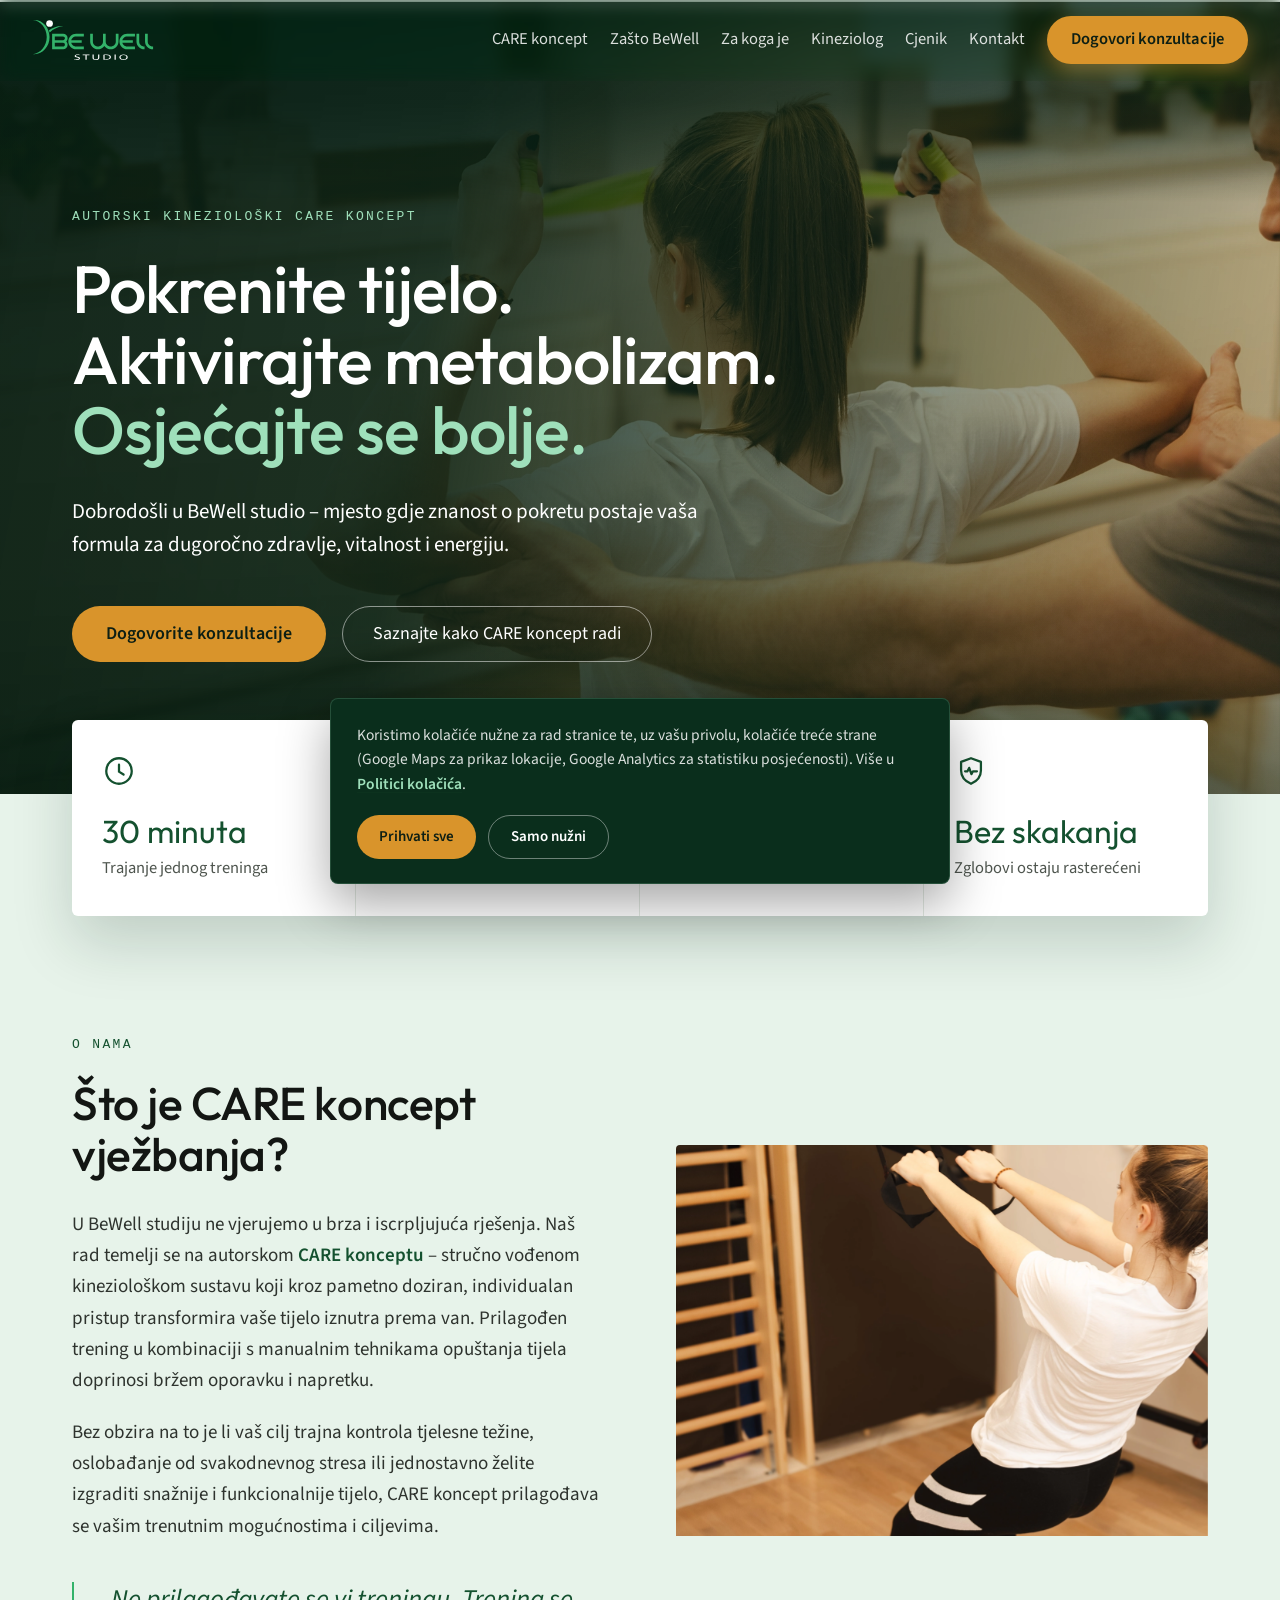
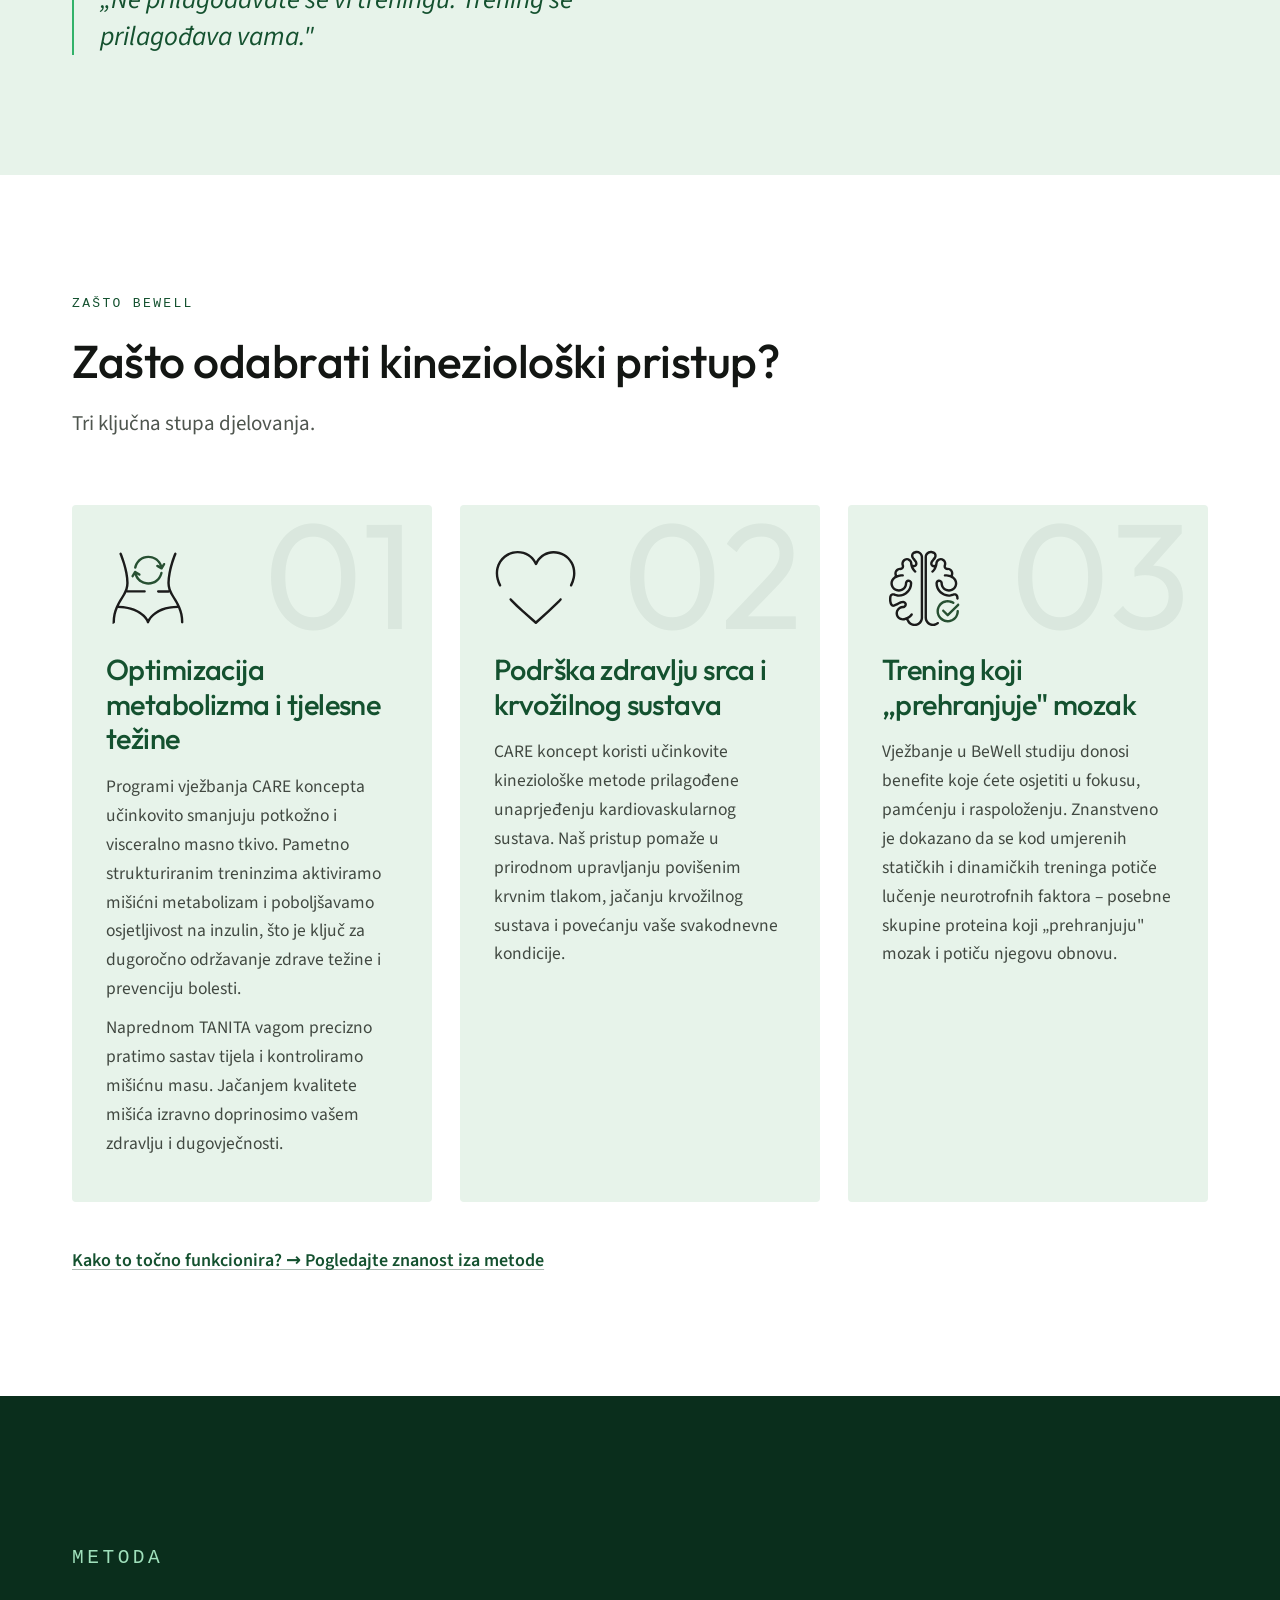
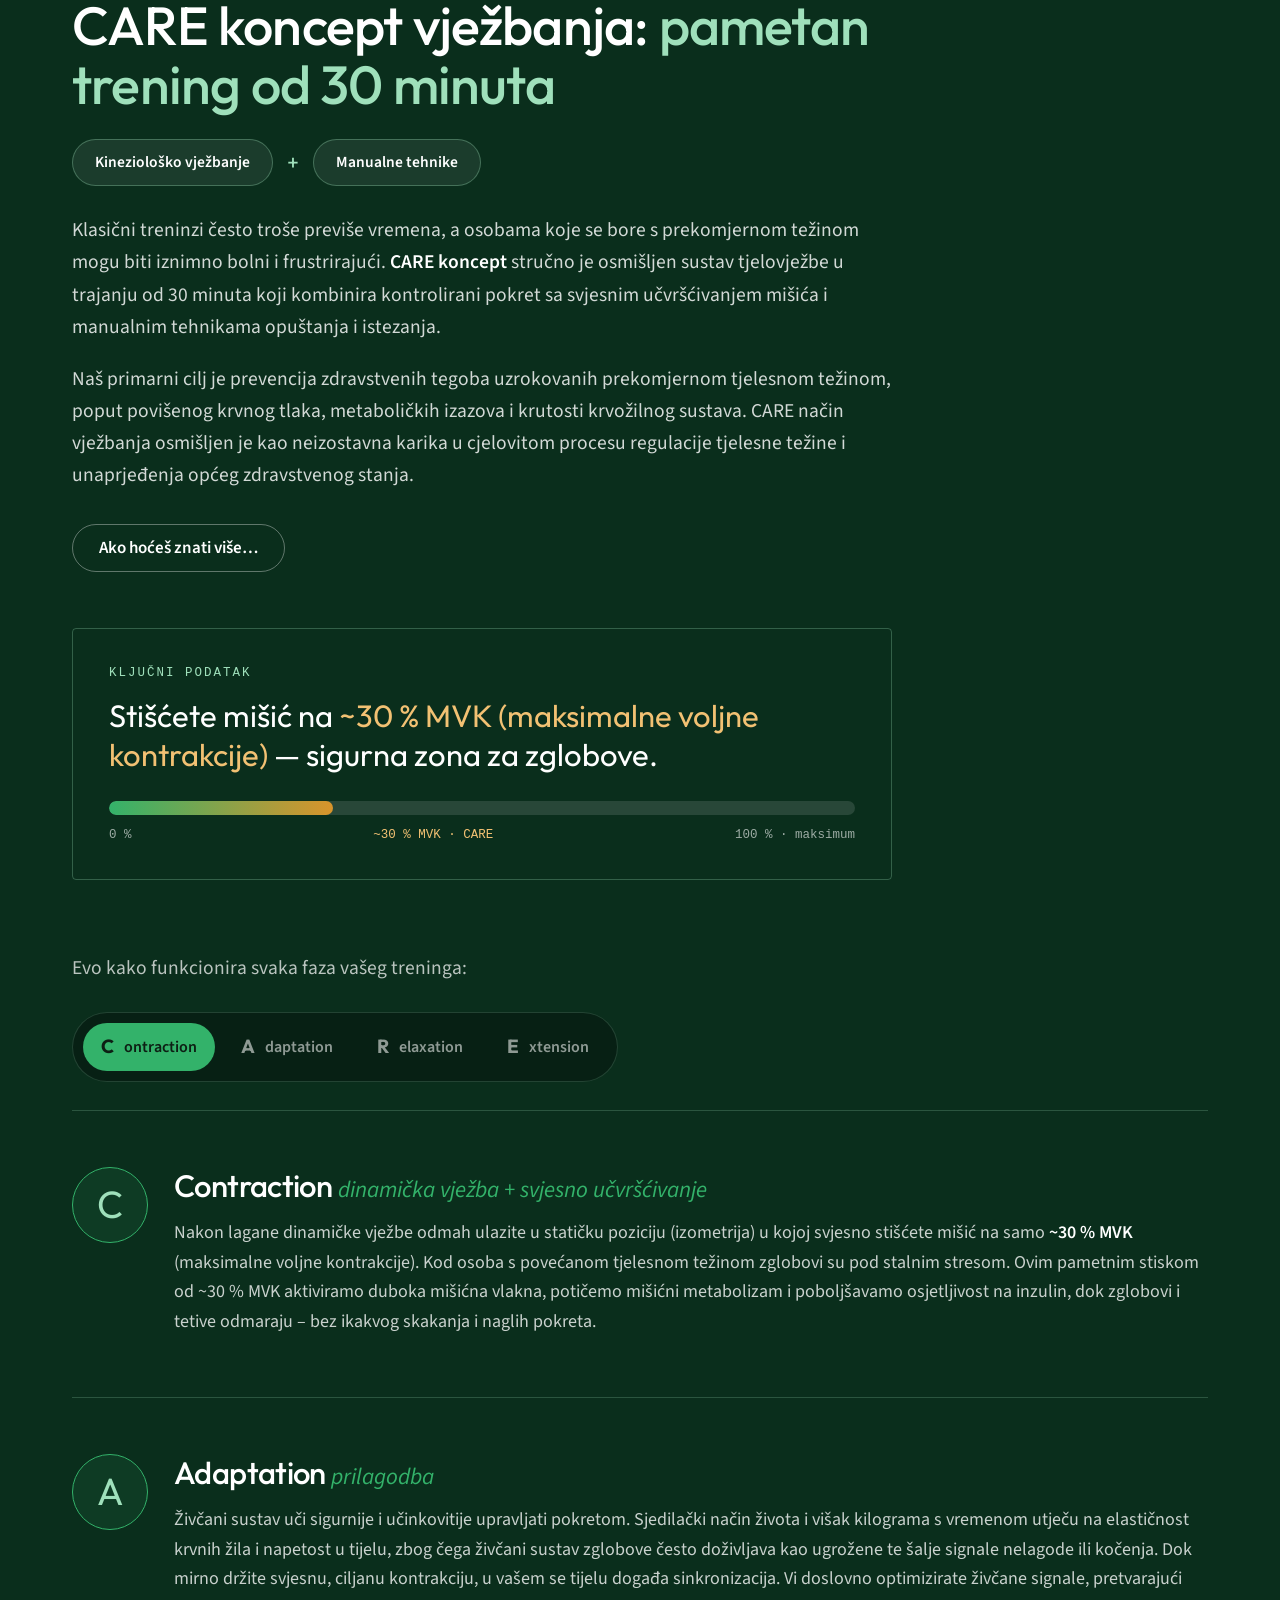
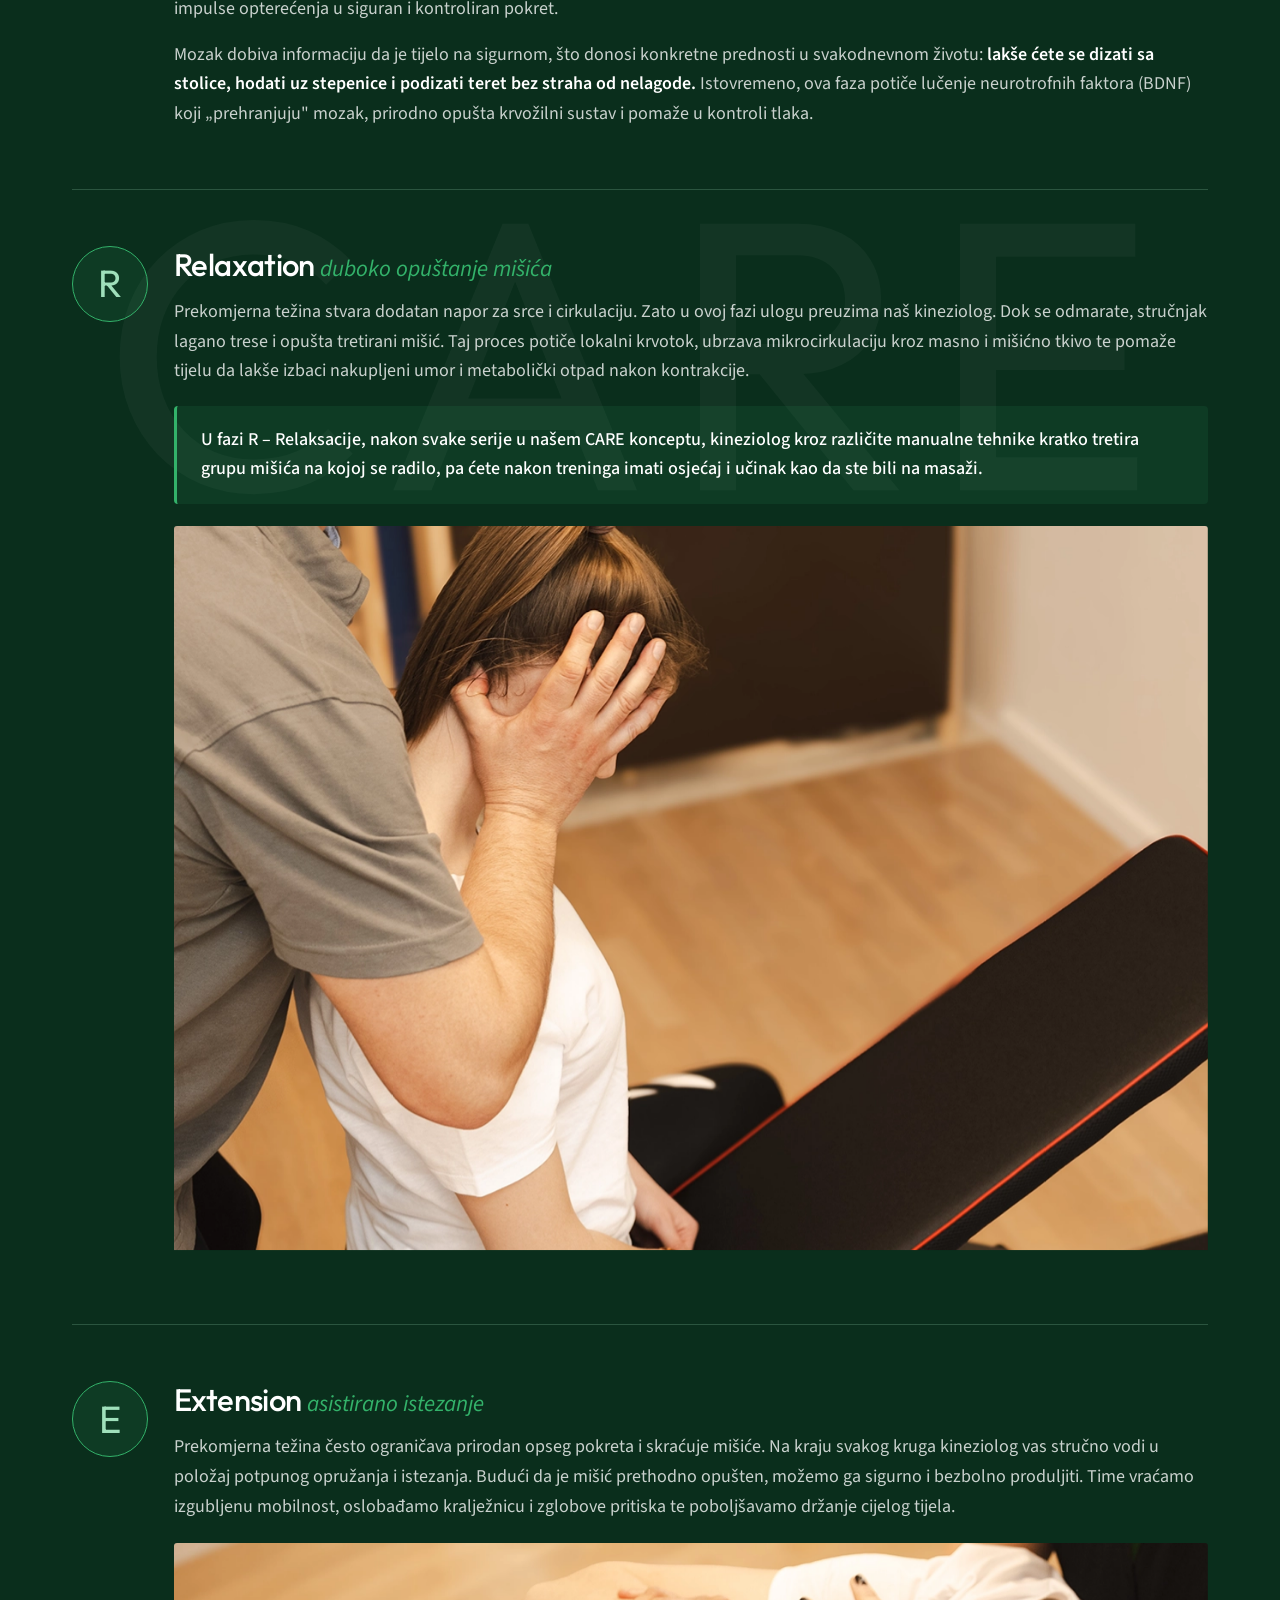
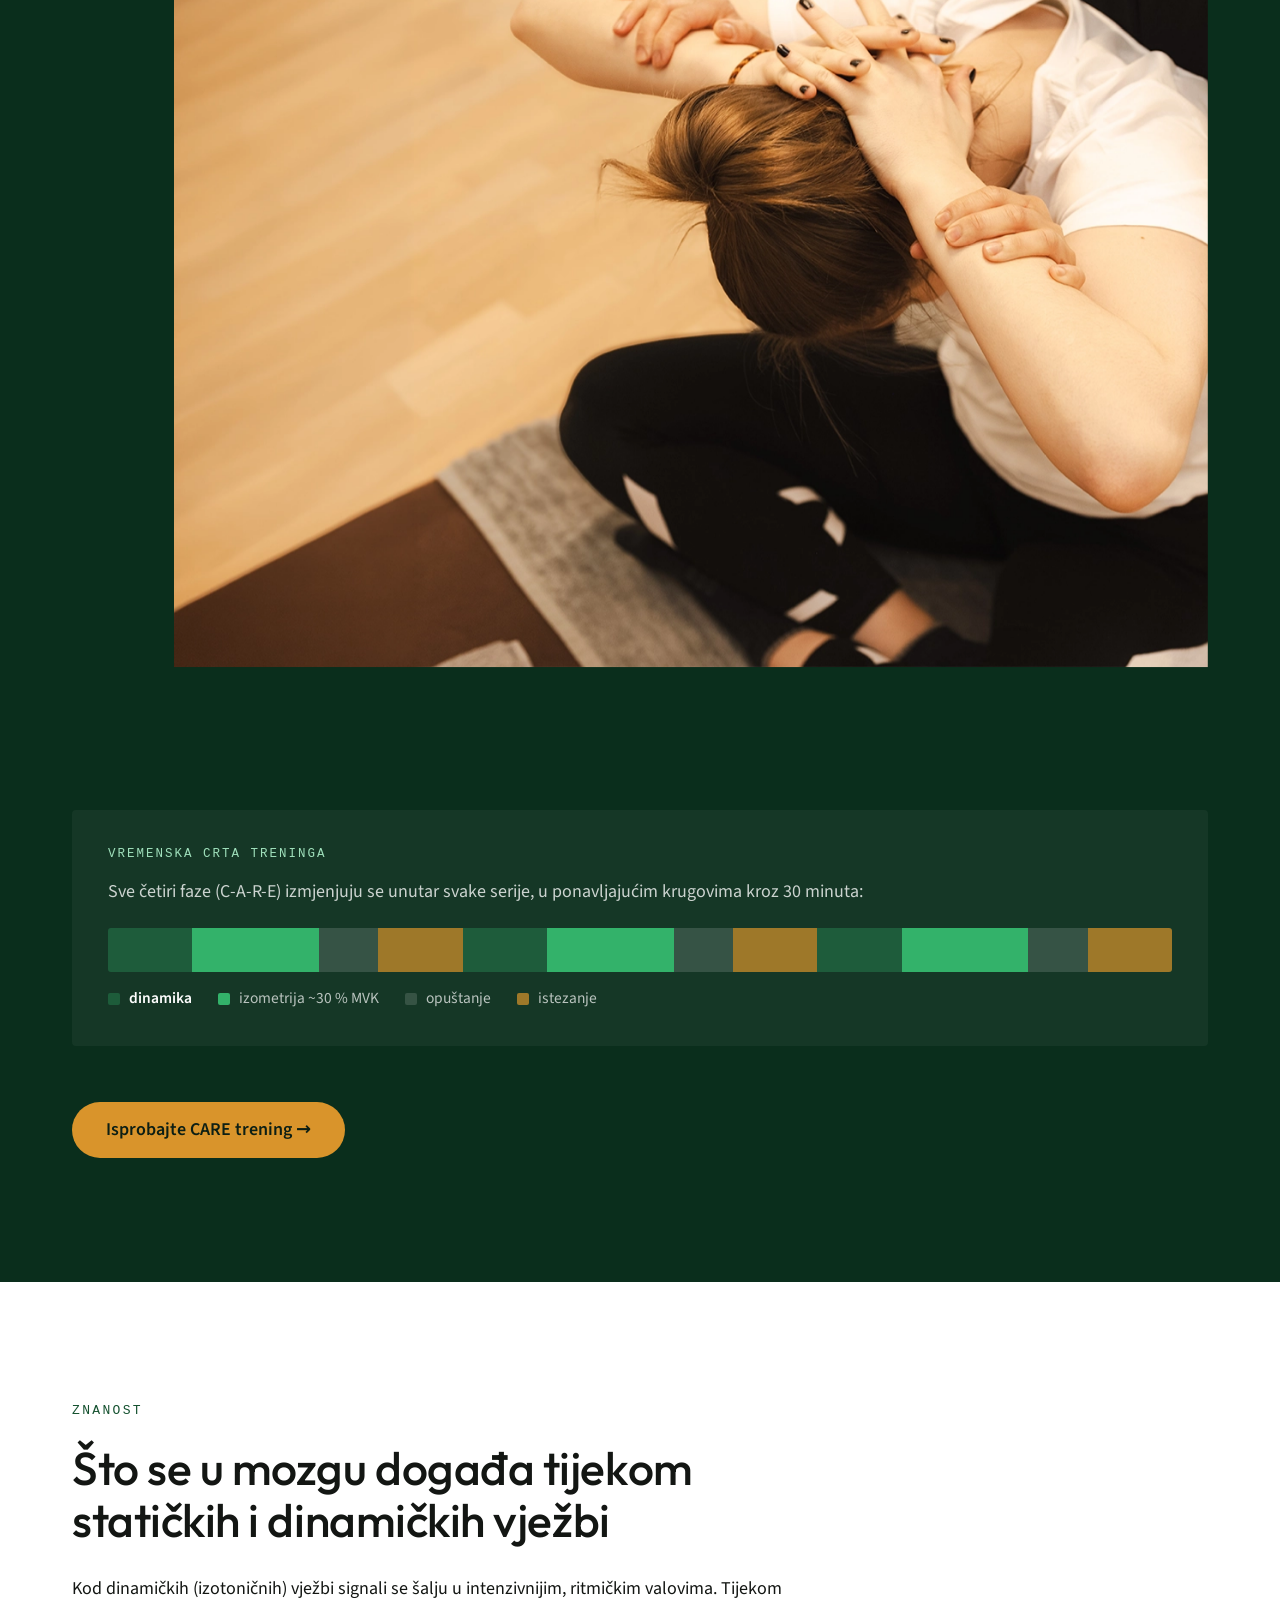
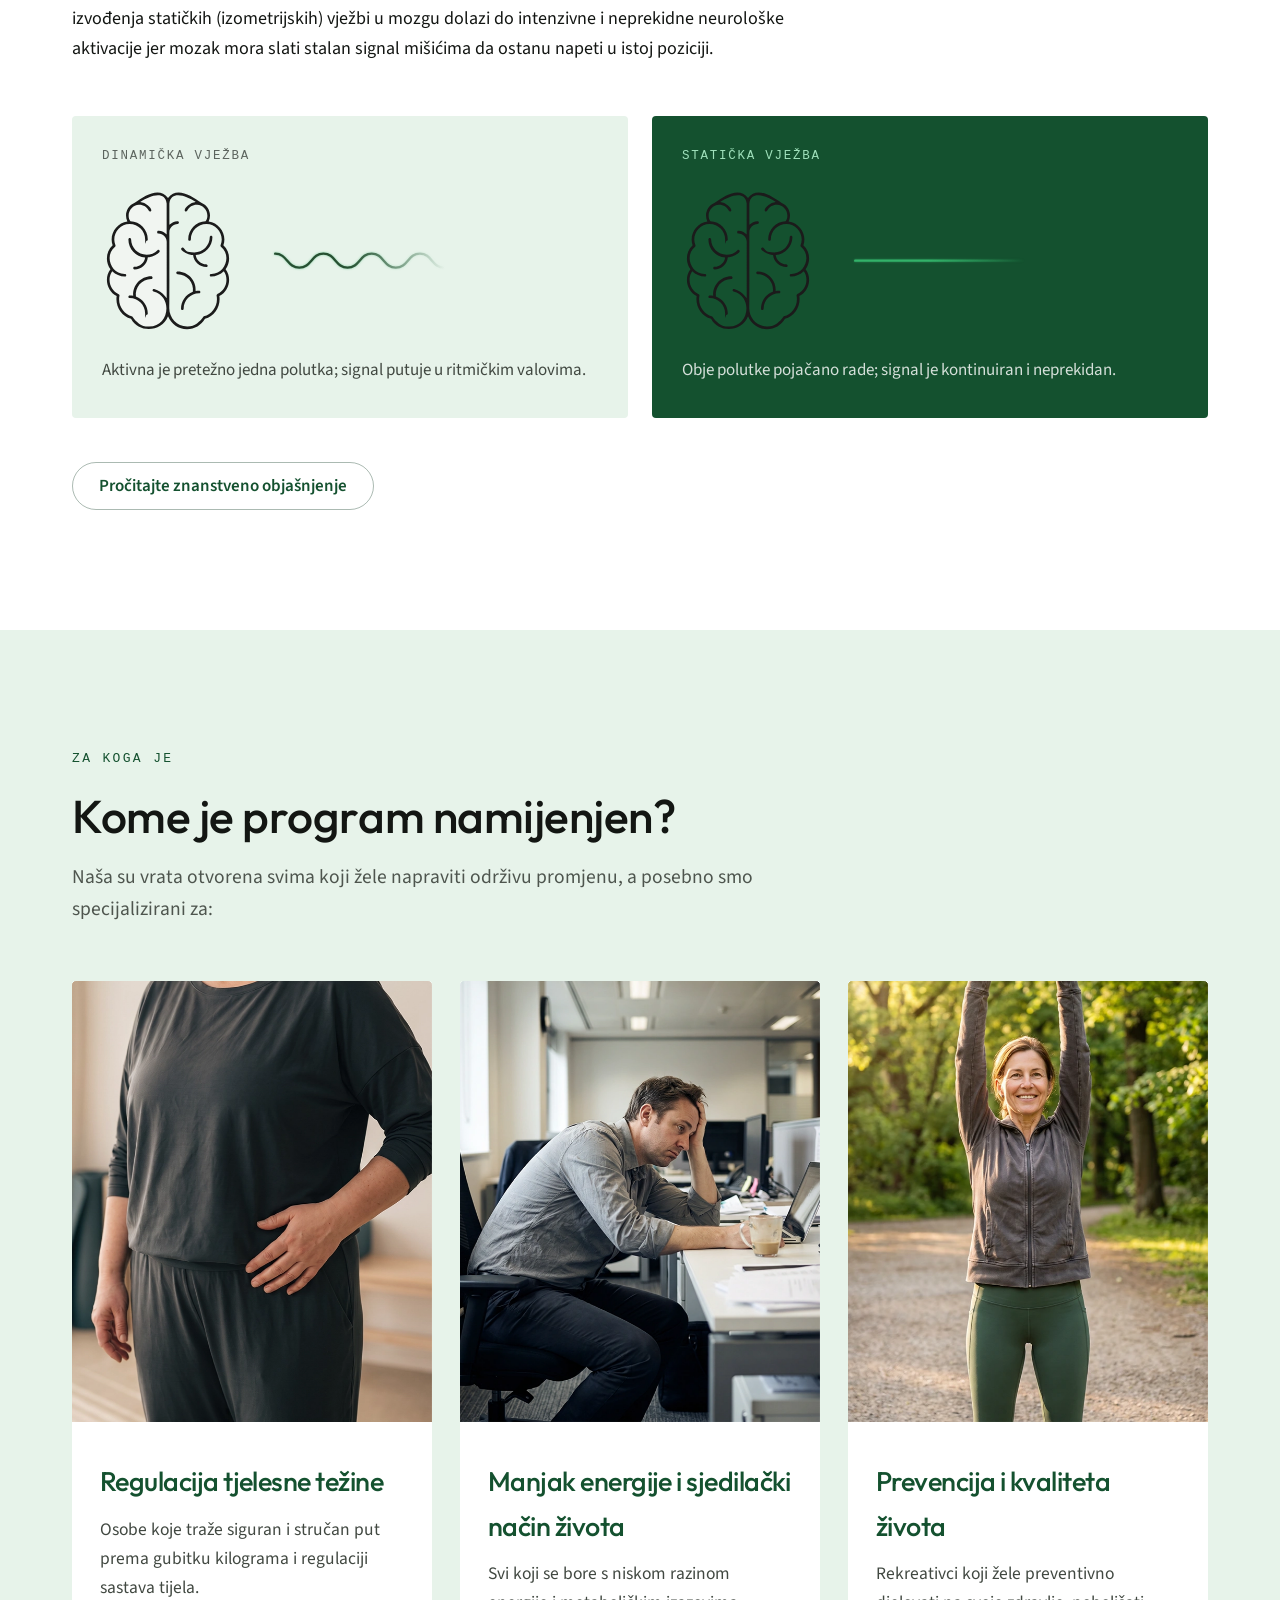
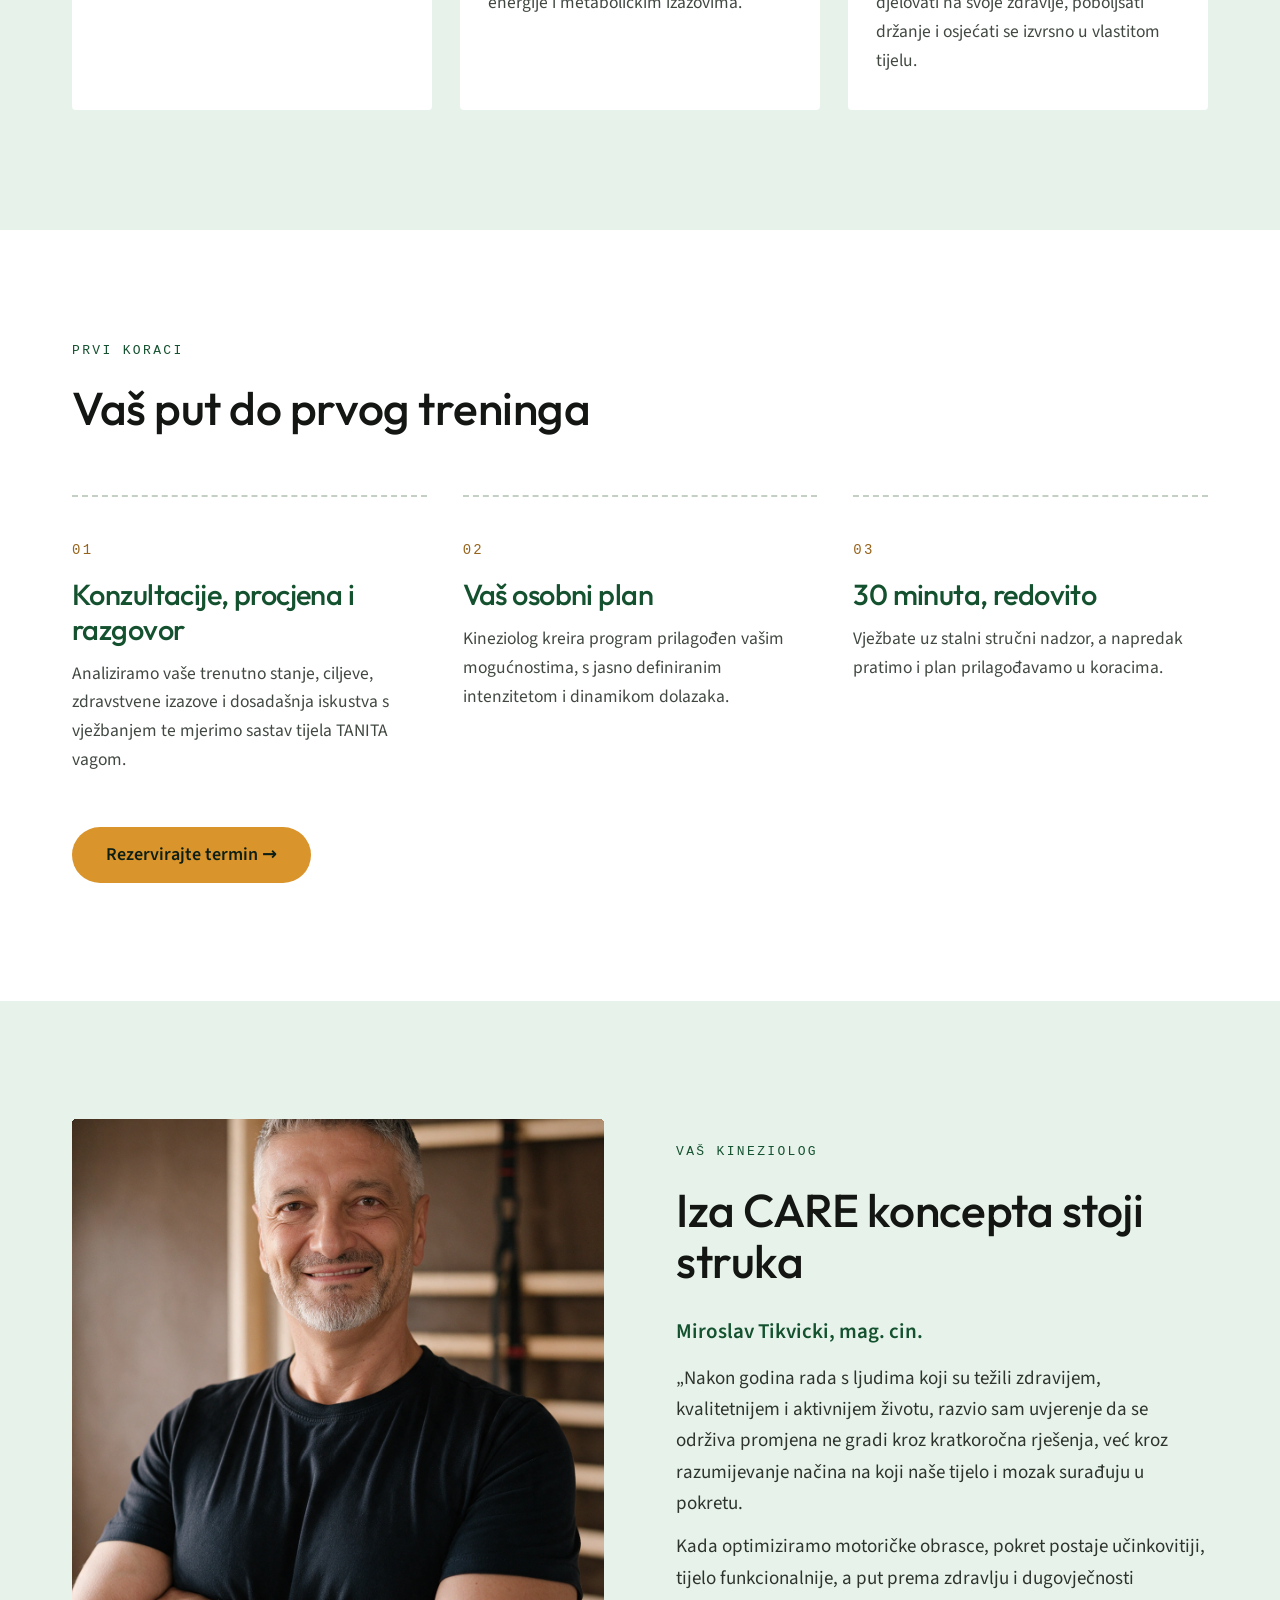
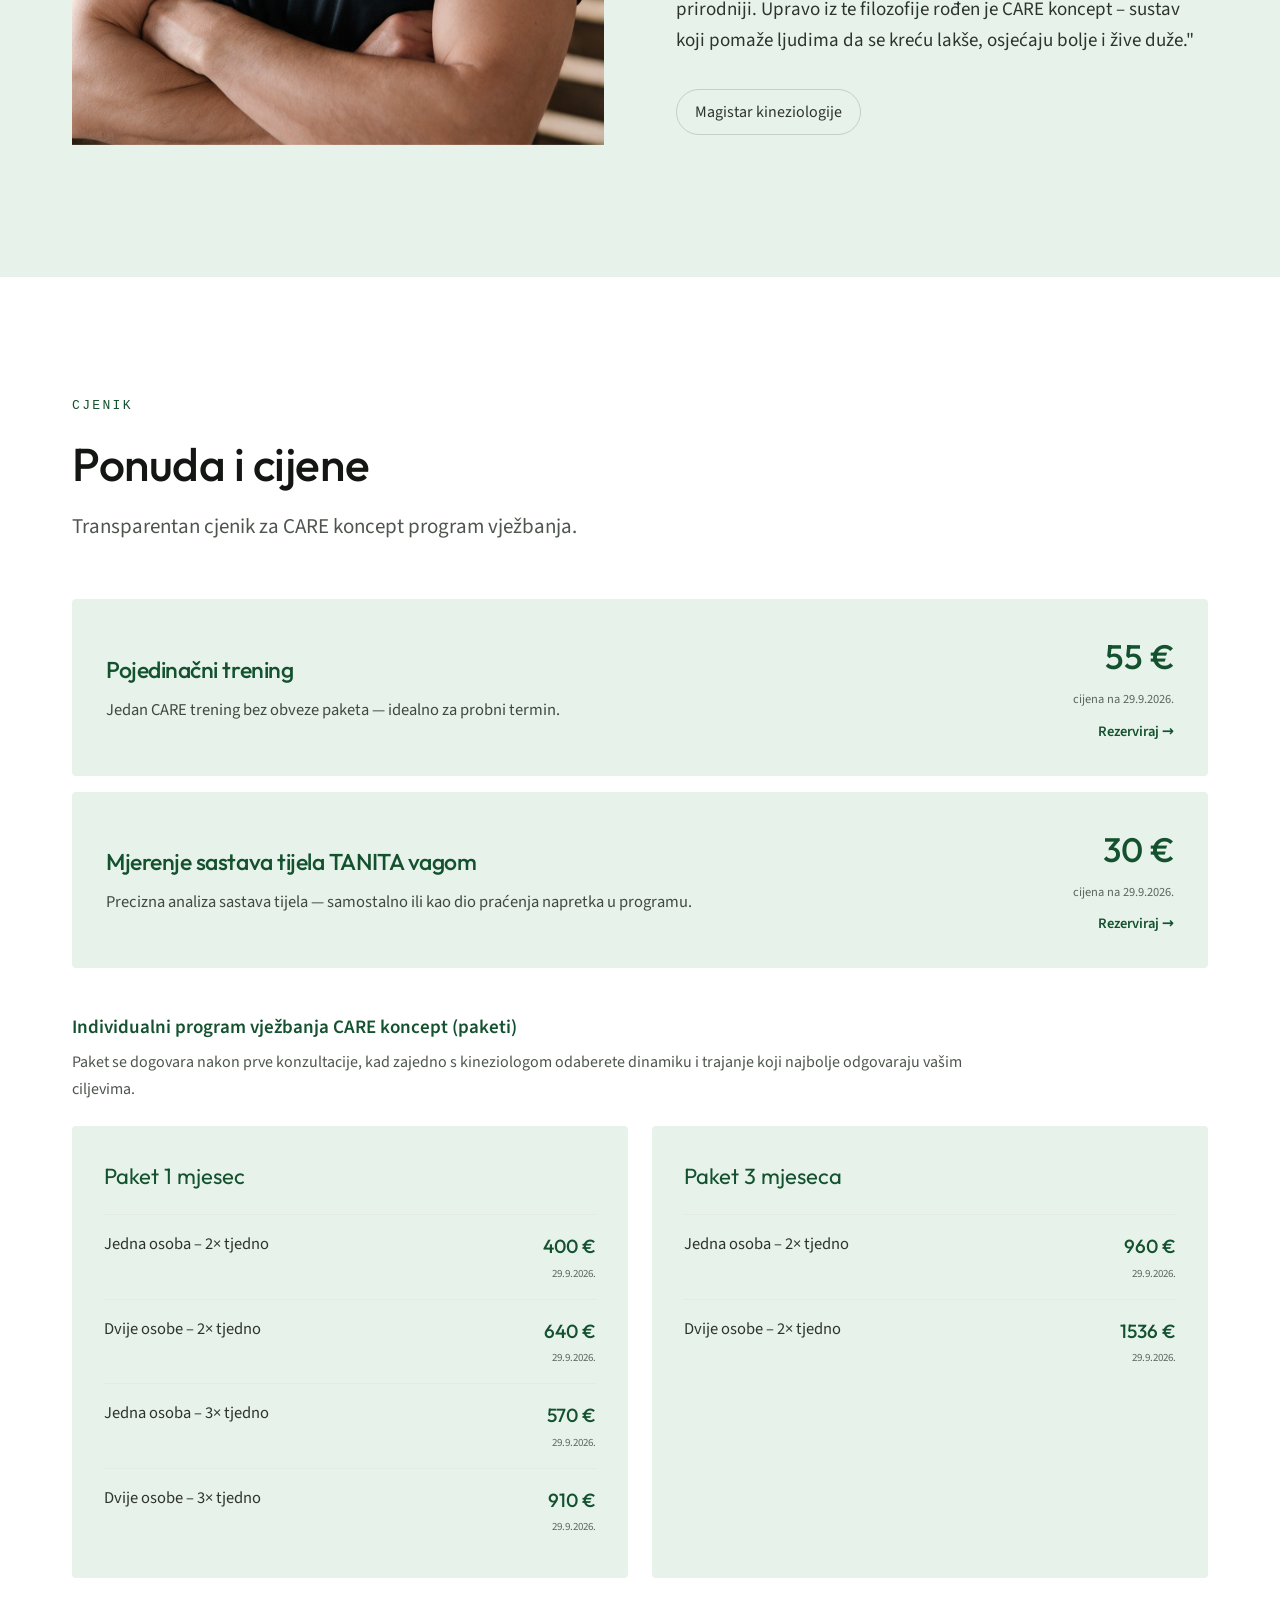
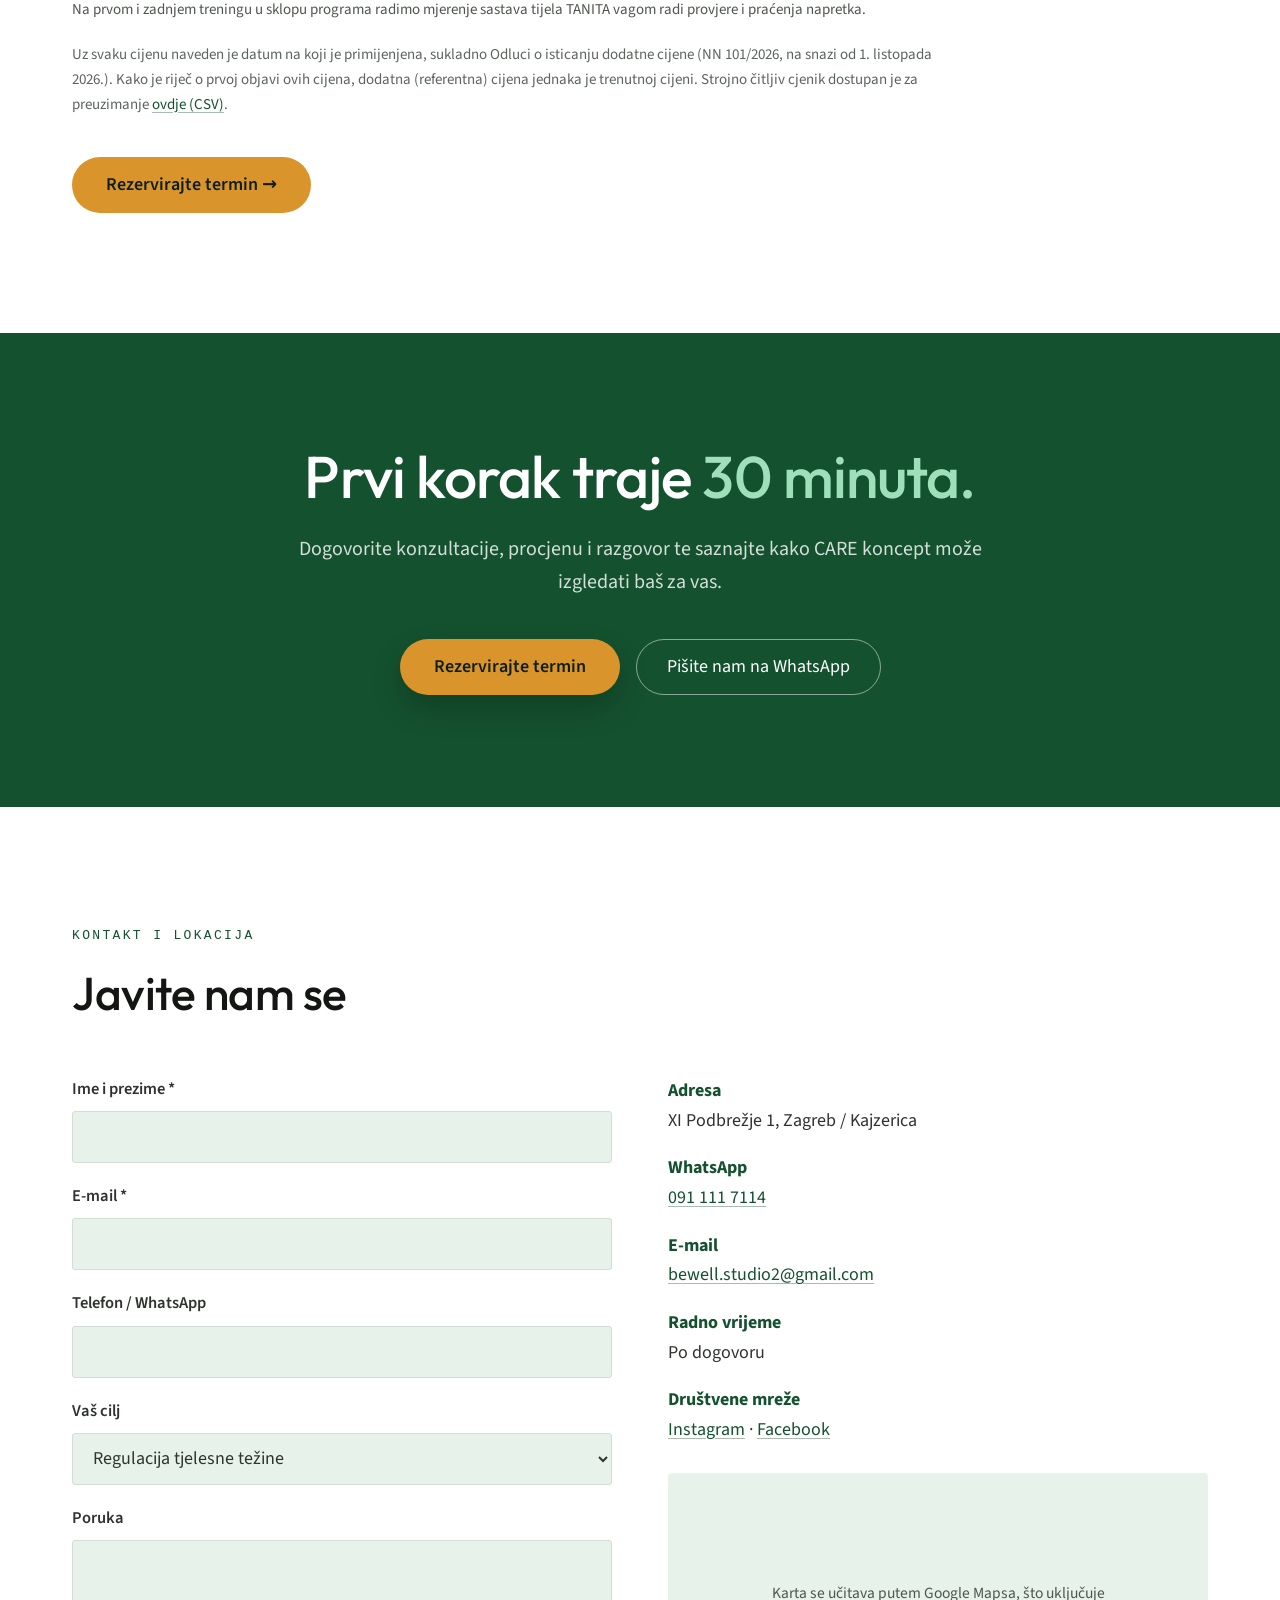
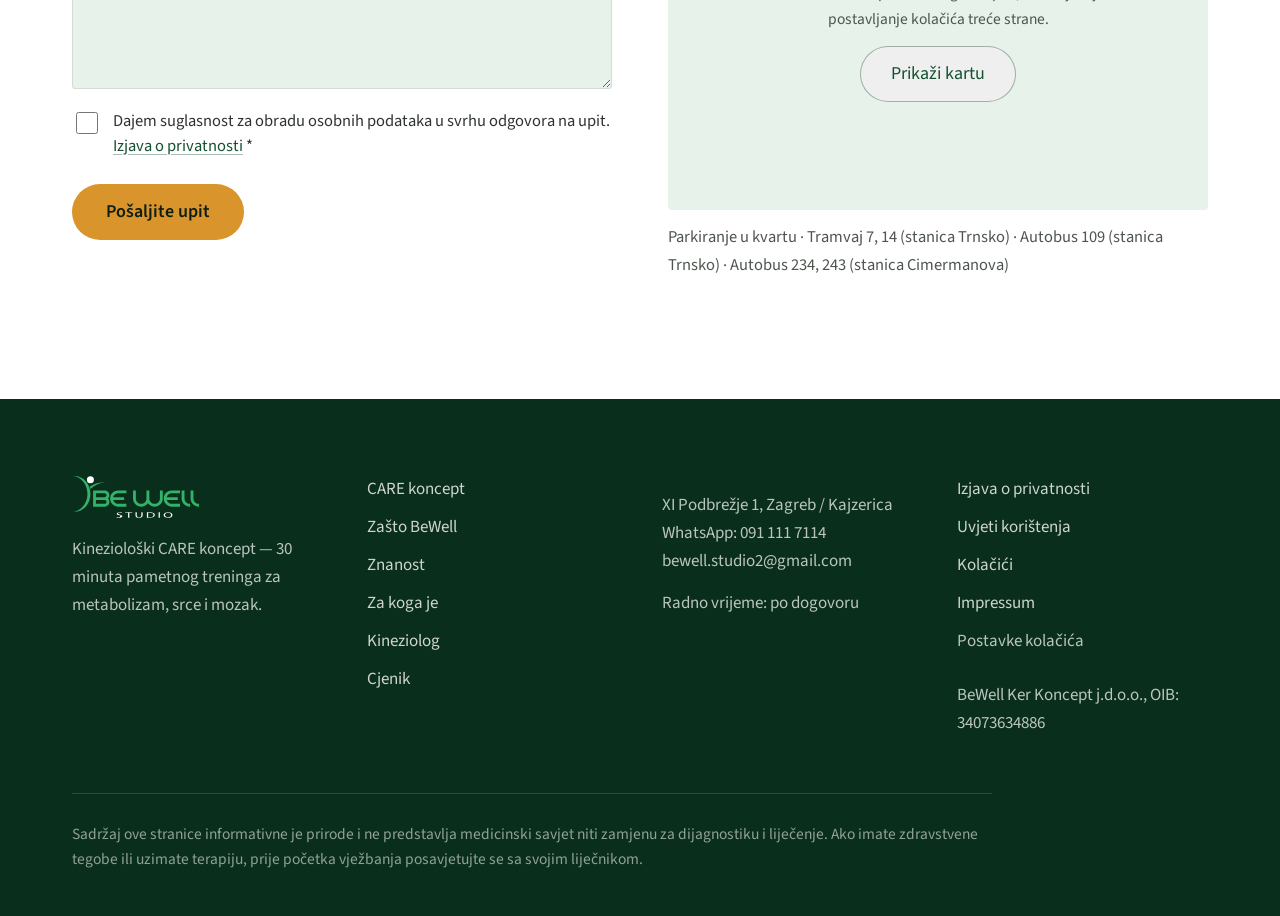
<file: index.html>
<!DOCTYPE html>
<html lang="hr">
<head>
<meta charset="utf-8">
<meta name="viewport" content="width=device-width, initial-scale=1">
<title>BeWell Studio — CARE koncept vježbanja | Kineziološki trening od 30 minuta</title>
<meta name="description" content="Autorski CARE koncept: stručno vođen kineziološki trening od 30 minuta koji kombinira vježbanje i manualne tehnike za regulaciju tjelesne težine, zdravlje srca i vitalnost. Dogovorite konzultacije i procjenu.">
<link rel="canonical" href="https://bewellstudio.eu/">
<meta property="og:type" content="website">
<meta property="og:locale" content="hr_HR">
<meta property="og:site_name" content="BeWell Studio">
<meta property="og:title" content="BeWell Studio — CARE koncept vježbanja | Kineziološki trening od 30 minuta">
<meta property="og:description" content="Autorski CARE koncept: stručno vođen kineziološki trening od 30 minuta koji kombinira vježbanje i manualne tehnike za regulaciju tjelesne težine, zdravlje srca i vitalnost. Dogovorite konzultacije i procjenu.">
<meta property="og:url" content="https://bewellstudio.eu/">
<meta property="og:image" content="https://bewellstudio.eu/assets/hero.webp">
<meta name="twitter:card" content="summary_large_image">
<meta name="twitter:title" content="BeWell Studio — CARE koncept vježbanja | Kineziološki trening od 30 minuta">
<meta name="twitter:description" content="Autorski CARE koncept: stručno vođen kineziološki trening od 30 minuta koji kombinira vježbanje i manualne tehnike za regulaciju tjelesne težine, zdravlje srca i vitalnost. Dogovorite konzultacije i procjenu.">
<meta name="twitter:image" content="https://bewellstudio.eu/assets/hero.webp">
<link rel="icon" href="assets/favicon.svg" type="image/svg+xml">
<link rel="icon" href="assets/favicon-32.png" sizes="32x32" type="image/png">
<link rel="apple-touch-icon" href="assets/apple-touch-icon.png">
<link rel="stylesheet" href="styles.css">
</head>
<body>

<nav class="nav" id="mainNav">
  <div class="nav-inner">
    <a href="#pocetak" class="nav-logo">
      <span class="logo-wrap">
        <img class="ondark" src="assets/bewell-logo-ondark.svg" alt="BeWell studio">
        <img class="onlight" src="assets/bewell-logo-onlight.svg" alt="">
      </span>
    </a>
    <button class="nav-toggle" id="navToggle" aria-label="Otvori navigaciju" aria-expanded="false">
      <svg width="22" height="22" viewBox="0 0 24 24" fill="none" stroke-width="2" stroke-linecap="round"><line x1="3" y1="6" x2="21" y2="6"></line><line x1="3" y1="12" x2="21" y2="12"></line><line x1="3" y1="18" x2="21" y2="18"></line></svg>
    </button>
    <div class="nav-links" id="navLinks">
      <a href="#care">CARE koncept</a>
      <a href="#zasto">Zašto BeWell</a>
      <a href="#za-koga">Za koga je</a>
      <a href="#kineziolog">Kineziolog</a>
      <a href="#cjenik">Cjenik</a>
      <a href="#kontakt">Kontakt</a>
      <a href="#rezervacija" class="pill-btn">Dogovori konzultacije</a>
    </div>
  </div>
</nav>

<section id="pocetak" class="hero">
  <div class="hero-photo" data-parallax="0.18"></div>
  <div class="hero-scrim-1"></div>
  <div class="hero-scrim-2"></div>
  <div class="hero-scrim-3"></div>
  <div class="hero-inner container">
    <p data-reveal class="hero-kicker">Autorski kineziološki CARE koncept</p>
    <h1 data-reveal>Pokrenite tijelo.<br>Aktivirajte metabolizam.<br><span class="accent">Osjećajte se bolje.</span></h1>
    <p data-reveal class="hero-lead">Dobrodošli u BeWell studio – mjesto gdje znanost o pokretu postaje vaša formula za dugoročno zdravlje, vitalnost i energiju.</p>
    <div data-reveal class="hero-ctas">
      <a href="#rezervacija" class="pill-btn">Dogovorite konzultacije</a>
      <a href="#care" class="pill-btn--outline">Saznajte kako CARE koncept radi</a>
    </div>
  </div>
</section>

<div class="container stat-strip-wrap">
  <div data-reveal class="stat-strip">
    <div>
      <svg width="34" height="34" viewBox="0 0 24 24" fill="none" stroke-width="1.6" stroke-linecap="round"><circle cx="12" cy="12" r="9"></circle><path d="M12 7.5v5l3.2 2"></path></svg>
      <p class="stat-num">30 minuta</p>
      <p class="stat-cap">Trajanje jednog treninga</p>
    </div>
    <div>
      <svg width="34" height="34" viewBox="0 0 24 24" fill="none" stroke-width="1.6" stroke-linecap="round"><circle cx="8" cy="8.5" r="3.2"></circle><circle cx="17" cy="10" r="2.4"></circle><path d="M3 19c0-3 2.3-4.8 5-4.8s5 1.8 5 4.8"></path><path d="M15.2 19c0-2 1-3.3 2.8-3.3S21 17 21 19"></path></svg>
      <p class="stat-num">1 na 1</p>
      <p class="stat-cap">Individualno vođen pristup</p>
    </div>
    <div>
      <svg width="34" height="34" viewBox="0 0 24 24" fill="none" stroke-width="1.6" stroke-linecap="round" stroke-linejoin="round"><path d="M12 4l9 4.3-9 4.3-9-4.3L12 4z"></path><path d="M7.2 10.1v3.8c0 1.6 2.1 2.9 4.8 2.9s4.8-1.3 4.8-2.9v-3.8"></path><path d="M20.5 8.3v4.6"></path><circle cx="20.5" cy="13.6" r=".7" fill="#14512F"></circle></svg>
      <p class="stat-num">Kineziolog</p>
      <p class="stat-cap">Stručno vođena metoda</p>
    </div>
    <div>
      <svg width="34" height="34" viewBox="0 0 24 24" fill="none" stroke-width="1.6" stroke-linecap="round" stroke-linejoin="round"><path d="M12 3l7 2.6v6c0 4.2-2.9 7.6-7 9.4-4.1-1.8-7-5.2-7-9.4v-6L12 3z"></path><path d="M7.8 12.2h1.7l1.2-2.4 1.6 4.4 1.1-2h2.8"></path></svg>
      <p class="stat-num">Bez skakanja</p>
      <p class="stat-cap">Zglobovi ostaju rasterećeni</p>
    </div>
  </div>
</div>

<section id="o-nama" class="section-pad">
  <div class="container two-col">
    <div data-reveal>
      <p class="eyebrow">O nama</p>
      <h2>Što je CARE koncept vježbanja?</h2>
      <p class="body">U BeWell studiju ne vjerujemo u brza i iscrpljujuća rješenja. Naš rad temelji se na autorskom <strong style="font-weight:600; color:#14512F">CARE konceptu</strong> – stručno vođenom kineziološkom sustavu koji kroz pametno doziran, individualan pristup transformira vaše tijelo iznutra prema van. Prilagođen trening u kombinaciji s manualnim tehnikama opuštanja tijela doprinosi bržem oporavku i napretku.</p>
      <p class="body">Bez obzira na to je li vaš cilj trajna kontrola tjelesne težine, oslobađanje od svakodnevnog stresa ili jednostavno želite izgraditi snažnije i funkcionalnije tijelo, CARE koncept prilagođava se vašim trenutnim mogućnostima i ciljevima.</p>
      <blockquote class="pull-quote">„Ne prilagođavate se vi treningu. Trening se prilagođava vama."</blockquote>
    </div>
    <div data-reveal>
      <div class="media-crop aspect-4-3"><div class="media-bg" data-parallax="0.1" style="background-image:url('assets/onama-v2.webp')"></div></div>
    </div>
  </div>
</section>

<section id="zasto" class="section-pad bg-white">
  <div class="container">
    <div data-reveal class="section-head">
      <p class="eyebrow">Zašto BeWell</p>
      <h2>Zašto odabrati kineziološki pristup?</h2>
      <p class="sub">Tri ključna stupa djelovanja.</p>
    </div>
    <div class="pillars">
      <div data-reveal data-reveal-offset="0" class="pillar-card">
        <span class="pillar-num">01</span>
        <div class="pillar-icon" data-icon>
          <svg viewBox="0 0 800 800" aria-hidden="true"><path fill="#1b1b1b" d="M708.6,592.5c-10.5-24.9-22.9-47.1-35.3-67.9-12.3-20.8-24.7-40.1-35.2-59.1-9.2-16.5-17-32.8-22.4-49.6-5.5-16.8-8.7-34.1-8.7-53.1,0-30.7,4-63.3,10-94.9,9-47.4,22.6-92.6,34-125.7,5.7-16.6,10.8-30.2,14.4-39.6,1.8-4.7,3.3-8.4,4.3-10.9.5-1.2.9-2.2,1.2-2.8.1-.3.2-.6.3-.7v-.2c0,0,0,0,0,0h0c2.5-5.8-.2-12.6-6-15.1s-12.6.2-15.1,6.1c-.1.3-16.5,38.8-33,93.4-8.2,27.3-16.5,58.6-22.7,91.3-6.2,32.6-10.4,66.6-10.4,99.2,0,21.6,3.7,41.5,9.8,60.2.8,2.5,1.7,5,2.6,7.5-.3,0-.7,0-1,0h-97.8c-6.3,0-11.5,5.1-11.5,11.5s5.1,11.5,11.5,11.5h97.8c3.5,0,6.6-1.6,8.8-4.1,4.2,9.2,8.8,18.2,13.8,27.2,11,19.9,23.4,39.3,35.5,59.7,7.9,13.2,15.6,26.8,22.8,41.1-42.7,1.2-79.9,7.2-112.2,16.2-54.7,15.3-95.1,39.7-123.5,65.3-14.2,12.8-25.4,25.8-33.8,38.2-2.5,3.7-4.8,7.3-6.9,10.9-7.8-13.5-19-28.2-33.9-42.8-23.1-22.5-55.2-44.5-98-61-39-15-86.8-25.2-144.6-26.9,7.2-14.3,14.9-27.9,22.8-41.1,12.1-20.4,24.5-39.8,35.5-59.7,4.9-8.9,9.6-18,13.8-27.2,2.1,2.5,5.2,4.1,8.8,4.1h163c6.3,0,11.5-5.1,11.5-11.5s-5.1-11.5-11.5-11.5h-163c-.3,0-.7,0-1,0,.9-2.5,1.8-5,2.6-7.5,6.1-18.7,9.9-38.6,9.9-60.2,0-32.6-4.2-66.6-10.4-99.2-9.3-48.9-23.2-95-34.8-128.9-11.6-33.9-20.8-55.6-20.9-55.8-2.5-5.8-9.2-8.5-15.1-6.1s-8.5,9.2-6.1,15.1h0c.1.3,16.3,38.3,32.3,91.7,8,26.7,16,57.2,22,88.7,6,31.5,9.9,64,9.9,94.5,0,19-3.2,36.3-8.7,53.1-5.5,16.8-13.3,33.1-22.4,49.6-10.5,19-22.8,38.3-35.2,59.1-12.3,20.8-24.7,43-35.3,67.9-8.4,19.8-15.6,41.2-20.7,64.8-5.1,23.6-8.1,49.5-8.1,78s5.1,11.5,11.5,11.5,11.5-5.1,11.5-11.5c0-27,2.8-51.1,7.6-73.2s11.5-42.1,19.4-60.7c.2-.4.4-.8.5-1.2,45.2.5,83.8,6.4,116.6,15.6,51.5,14.5,88.6,37.1,114.3,60.2,12.9,11.6,22.8,23.3,30.3,34.2,7.4,10.8,12.3,20.9,15,28.8,0,0,0,.2,0,.2,0,.2.1.4.2.6,0,.2.1.3.2.5s.2.3.2.5c.1.2.2.4.3.5,0,.1.2.3.3.4.1.2.2.3.4.5.1.1.2.3.3.4.1.2.3.3.4.5.1.1.2.3.4.4s.3.3.4.4c.1.1.3.3.5.4.1,0,.2.2.4.3.2.1.3.2.5.4.1,0,.3.2.4.3.2,0,.4.2.5.3.2,0,.3.2.5.2s.3.2.5.2c.2,0,.4.2.6.2,0,0,.1,0,.2,0,0,0,.2,0,.2,0,.2,0,.4.1.6.2.2,0,.3,0,.5.1.2,0,.4,0,.6.1.2,0,.3,0,.5,0,.2,0,.4,0,.6,0,.2,0,.4,0,.5,0s.4,0,.5,0c.2,0,.4,0,.6,0,.2,0,.3,0,.5,0,.2,0,.4,0,.6-.1.2,0,.3,0,.5-.1.2,0,.4-.1.6-.2,0,0,.2,0,.2,0,0,0,.1,0,.2,0,.2,0,.4-.2.6-.2.2,0,.3-.1.5-.2.2,0,.3-.2.5-.2.2,0,.4-.2.5-.3.1,0,.3-.2.4-.3.2-.1.4-.2.5-.4.1,0,.3-.2.4-.3.2-.1.3-.3.5-.4.1-.1.3-.2.4-.4s.3-.3.4-.4c.1-.2.3-.3.4-.5.1-.1.2-.2.3-.4.1-.2.2-.3.4-.5,0-.1.2-.3.3-.4.1-.2.2-.3.3-.5,0-.2.2-.3.2-.5s.1-.3.2-.5c0-.2.2-.4.2-.6,0,0,0-.2,0-.2,1.8-5.3,4.5-11.5,8.4-18.3,6.7-11.9,16.8-25.4,30.7-38.9,20.8-20.3,50.2-40.7,90.2-56,38.5-14.8,86.9-24.9,146.9-25.6.2.4.4.8.5,1.2,7.9,18.6,14.6,38.6,19.4,60.7s7.6,46.2,7.6,73.2c0,6.3,5.1,11.5,11.5,11.5s11.5-5.1,11.5-11.5c0-28.5-3-54.4-8.1-78-5.1-23.6-12.3-45.1-20.7-64.8h0Z"></path><mask id="arrowMask1"><rect x="225" y="230" width="330" height="165" fill="#fff" class="icon-arrow1-wipe"></rect></mask><mask id="arrowMask2"><rect x="255" y="90" width="325" height="155" fill="#fff" class="icon-arrow2-wipe"></rect></mask><g class="icon-arrows-spin"><g mask="url(#arrowMask1)" class="icon-arrow1-fade"><path fill="#275032" d="M247.4,307.2c5.4,3.3,12.5,1.5,15.8-3.9l10-16.5c2.4,6.6,5.3,13.1,8.6,19.2,11.8,21.6,29,39.6,50,52.3,20.9,12.7,45.5,20,71.8,20,16.7,0,32.8-3,47.7-8.4,22.3-8.2,41.9-21.9,57.1-39.5,15.2-17.6,26.1-39.1,31-62.8,1.3-6.2-2.7-12.3-9-13.5s-12.3,2.7-13.5,9c-5.4,26.3-19.7,49.5-39.7,66-10,8.3-21.4,14.9-33.8,19.4-12.4,4.5-25.8,7-39.8,7s-28.6-2.7-41.5-7.7c-19.3-7.4-36.1-19.9-48.8-35.8-7.3-9.1-13.2-19.3-17.5-30.4l16.1,9.7c5.4,3.3,12.5,1.5,15.8-3.9s1.5-12.5-3.9-15.8l-40.1-24.3c-.1,0-.2-.1-.3-.2-.2-.1-.4-.2-.7-.4,0,0-.1,0-.2,0-.3-.1-.6-.2-.9-.4h0c-1.4-.5-2.9-.7-4.4-.7,0,0-.1,0-.2,0-.3,0-.6,0-.8,0h0c-.2,0-.4,0-.6.1-.2,0-.4,0-.6.1h0s0,0,0,0c-2.6.7-4.8,2.2-6.4,4.2,0,0-.1.2-.2.3-.1.2-.3.4-.4.6,0,0,0,0,0,0l-24.3,40.1c-3.3,5.4-1.5,12.5,3.9,15.8h0Z"></path></g><g mask="url(#arrowMask2)" class="icon-arrow2-fade"><path fill="#275032" d="M276.8,225c6.2,1.3,12.3-2.7,13.6-8.9,5.5-26.2,19.8-49.2,39.8-65.7,10-8.2,21.4-14.8,33.7-19.3,12.4-4.5,25.7-7,39.7-7,14.6,0,28.6,2.7,41.5,7.7,19.3,7.4,36.1,19.9,48.8,35.8,7.4,9.2,13.4,19.6,17.7,30.9l-16.7-9.8c-5.5-3.2-12.5-1.4-15.7,4.1-3.2,5.5-1.4,12.5,4.1,15.7l40.4,23.8c0,0,.2.1.3.2.2.1.4.2.6.3.1,0,.2.1.3.1.2.1.5.2.7.3,0,0,.2,0,.2,0,.3.1.6.2.9.3,0,0,0,0,.1,0,.3,0,.7.1,1,.2,0,0,0,0,0,0,.3,0,.7,0,1,0h1.1c.1,0,.3,0,.4,0,.2,0,.4,0,.6,0,0,0,0,0,.1,0,.2,0,.4,0,.5-.1.2,0,.4,0,.6-.1,0,0,0,0,0,0,.1,0,.2,0,.4-.1.2,0,.5-.1.7-.2,0,0,.1,0,.2,0,1.4-.5,2.6-1.3,3.6-2.3,0,0,0,0,0,0,.3-.2.5-.5.7-.8,0,0,.1-.1.2-.2.2-.2.3-.4.5-.6,0-.1.2-.2.3-.4.1-.2.2-.4.4-.5,0,0,0,0,0,0l23.8-40.4c3.2-5.5,1.4-12.5-4.1-15.7-5.5-3.2-12.5-1.4-15.7,4.1l-9.6,16.3c-2.4-6.5-5.2-12.8-8.5-18.8-11.8-21.6-29-39.6-50-52.3s-45.5-20-71.8-20c-16.7,0-32.7,3-47.6,8.4-22.3,8.1-41.8,21.8-57.1,39.3s-26.1,38.9-31.1,62.6c-1.3,6.2,2.7,12.3,8.9,13.6h0Z"></path></g></g></svg>
        </div>
        <h3>Optimizacija metabolizma i tjelesne težine</h3>
        <p>Programi vježbanja CARE koncepta učinkovito smanjuju potkožno i visceralno masno tkivo. Pametno strukturiranim treninzima aktiviramo mišićni metabolizam i poboljšavamo osjetljivost na inzulin, što je ključ za dugoročno održavanje zdrave težine i prevenciju bolesti.</p>
        <p>Naprednom TANITA vagom precizno pratimo sastav tijela i kontroliramo mišićnu masu. Jačanjem kvalitete mišića izravno doprinosimo vašem zdravlju i dugovječnosti.</p>
      </div>
      <div data-reveal data-reveal-offset="120" class="pillar-card">
        <span class="pillar-num">02</span>
        <div class="pillar-icon" data-icon>
          <svg viewBox="0 0 800 800" aria-hidden="true"><mask id="pulseWipeMask"><rect x="0" y="170" width="800" height="460" fill="#fff" class="icon-pulse-reveal"></rect><rect x="0" y="170" width="800" height="460" fill="#000" class="icon-pulse-erase"></rect></mask><g mask="url(#pulseWipeMask)"><path fill="#275032" d="M774.44,443.81h-277.23l-29.12-97.52c-1.51-5.05-6.24-8.41-11.5-8.18-5.26.23-9.68,4-10.74,9.16l-40.72,198.43-43.16-322.99c-.75-5.63-5.49-9.85-11.17-9.95-5.68-.1-10.57,3.95-11.52,9.55l-37.65,221.51H17.49c-6.34,0-11.48,5.14-11.48,11.48s5.14,11.48,11.48,11.48h293.84c5.61,0,10.37-4.02,11.31-9.55l26.6-156.5,42.12,315.26c.74,5.56,5.37,9.75,10.98,9.95s10.51-3.67,11.64-9.16l45.17-220.15,18.5,61.97c1.45,4.85,5.94,8.19,11,8.19h285.78c6.34,0,11.48-5.14,11.48-11.48s-5.14-11.48-11.48-11.48Z"></path></g><path fill="#1b1b1b" d="M625.81,511.07c-6.92,7.33-13.89,14.54-20.85,21.62l-97.28,92.82-109.06,99.41-117.38-103.9c-37.87-33.52-74.11-67.86-109.05-104.3-1.79-1.87-3.58-3.76-5.36-5.65-4.35-4.61-11.62-4.81-16.22-.46s-4.81,11.62-.46,16.22c1.81,1.91,3.63,3.83,5.45,5.74l.02.02c35.45,36.97,72.16,71.75,110.41,105.61l125.1,110.74c4.38,3.88,11.01,3.83,15.34-.11l116.77-106.44.19-.18,97.53-93.05.26-.26c7.07-7.2,14.19-14.56,21.28-22.07,4.35-4.61,4.14-11.87-.47-16.22-4.61-4.35-11.87-4.14-16.22.47Z"></path><path fill="#1b1b1b" d="M47.76,389.54c2.84,5.67,9.73,7.97,15.4,5.13,5.67-2.84,7.97-9.73,5.13-15.4-9.11-18.22-16.35-36.44-21.29-54.8-4.95-18.37-7.62-36.88-7.62-55.82,0-14.29,1.52-28.84,4.79-43.77,9.31-42.57,32.62-78.8,64.5-104.46,31.89-25.65,72.29-40.66,115.9-40.67.11,0,.21,0,.33,0h0c36.88.07,70.31,9.75,98.37,27.71,14.03,8.99,26.73,20.07,37.84,33.16,11.11,13.09,20.63,28.18,28.26,45.2,1.81,4.04,5.83,6.7,10.26,6.78,4.43.08,8.54-2.43,10.5-6.4,2.36-4.78,4.54-9.13,6.74-13.29,2.21-4.16,4.44-8.13,6.92-12.2,15.04-24.65,35.63-44.43,59.7-58.28,24.07-13.84,51.63-21.73,80.63-22.5,1.59-.04,3.18-.06,4.76-.06,33.08,0,64.8,9.05,92.35,25.36,27.54,16.31,50.88,39.87,67.14,68.87,16.12,28.76,24.21,61.22,24.21,94.22,0,13.06-1.27,26.19-3.8,39.21-4.85,24.91-13.55,48.78-25.02,71.73-2.83,5.67-.54,12.56,5.13,15.4,5.67,2.83,12.56.54,15.4-5.13,12.25-24.49,21.71-50.34,27.02-77.61,2.82-14.45,4.23-29.06,4.23-43.6,0-36.74-9.01-73.1-27.14-105.44-18.25-32.56-44.48-59.05-75.47-77.4-30.99-18.35-66.76-28.56-104.04-28.56-1.79,0-3.57.02-5.37.07-32.79.86-64.11,9.8-91.47,25.54-27.37,15.73-50.8,38.27-67.85,66.22-1.51,2.47-2.92,4.9-4.28,7.33-16.39-28.34-38.3-51.32-64.26-67.94-31.91-20.46-69.83-31.28-110.71-31.34h0c-.12,0-.24,0-.36,0-48.92,0-94.44,16.89-130.29,45.74-35.85,28.84-62.09,69.68-72.53,117.44-3.61,16.52-5.32,32.74-5.32,48.67,0,21.11,2.99,41.68,8.41,61.79,5.42,20.11,13.25,39.75,22.93,59.1Z"></path></svg>
        </div>
        <h3>Podrška zdravlju srca i krvožilnog sustava</h3>
        <p>CARE koncept koristi učinkovite kineziološke metode prilagođene unaprjeđenju kardiovaskularnog sustava. Naš pristup pomaže u prirodnom upravljanju povišenim krvnim tlakom, jačanju krvožilnog sustava i povećanju vaše svakodnevne kondicije.</p>
      </div>
      <div data-reveal data-reveal-offset="240" class="pillar-card">
        <span class="pillar-num">03</span>
        <div class="pillar-icon" data-icon>
          <svg viewBox="0 0 800 800" aria-hidden="true"><mask id="bwRm"><circle cx="626" cy="630" r="84" fill="none" stroke="#fff" stroke-width="70" stroke-dasharray="528" class="icon-ring"></circle></mask><mask id="bwCm"><path d="M587,621 L630,664 L727,567" fill="none" stroke="#fff" stroke-width="66" stroke-linecap="round" stroke-dasharray="212" class="icon-check"></path></mask><g mask="url(#bwRm)" class="icon-ringcheck-fade"><path fill="#275032" d="M721.16,618.96c-6.34,0-11.48,5.14-11.48,11.48,0,11.62-2.35,22.63-6.59,32.66-6.36,15.05-17.02,27.88-30.42,36.93-13.41,9.05-29.49,14.32-46.91,14.33-11.62,0-22.63-2.35-32.66-6.59-15.05-6.36-27.88-17.02-36.93-30.42-9.05-13.41-14.32-29.49-14.33-46.91,0-11.62,2.35-22.63,6.59-32.66,6.36-15.05,17.02-27.88,30.42-36.93,13.41-9.05,29.49-14.32,46.91-14.33,17.3,0,33.28,5.2,46.64,14.14,5.27,3.53,12.39,2.12,15.92-3.15,3.53-5.27,2.12-12.39-3.15-15.92-16.97-11.38-37.47-18.03-59.41-18.02-14.72,0-28.81,2.99-41.6,8.4-19.19,8.12-35.49,21.66-47.01,38.71-11.52,17.04-18.26,37.67-18.26,59.76,0,14.72,2.99,28.81,8.4,41.6,8.12,19.19,21.66,35.49,38.71,47.01,17.04,11.52,37.67,18.26,59.76,18.26,14.72,0,28.81-2.99,41.6-8.4,19.19-8.12,35.49-21.66,47.01-38.71,11.52-17.04,18.26-37.67,18.26-59.76,0-6.34-5.14-11.48-11.48-11.48Z"></path></g><path fill="#1b1b1b" d="M365.74,65.98c-9.33-6.32-20.66-10.03-32.74-10.03-6.09,0-12.41.52-18.67,1.87-4.69,1.02-9.36,2.51-13.83,4.69-3.35,1.64-6.58,3.67-9.55,6.17-4.46,3.75-8.3,8.63-10.87,14.45-2.59,5.82-3.91,12.48-3.91,19.72,0,4.84.87,9.45,2.29,13.66,1.24,3.69,2.89,7.1,4.74,10.26,3.25,5.54,7.12,10.41,10.94,14.98,2.87,3.43,5.74,6.68,8.36,9.84,3.95,4.74,7.33,9.26,9.55,13.54,1.12,2.14,1.96,4.2,2.52,6.24.56,2.04.85,4.04.85,6.16,0,1.76-.35,3.38-.98,4.88-.95,2.24-2.57,4.2-4.59,5.56-2.03,1.36-4.39,2.14-7.02,2.15-1.76,0-3.38-.35-4.88-.98-2.24-.95-4.2-2.57-5.56-4.59-1.36-2.03-2.14-4.39-2.15-7.02,0-7.31-1.49-14.35-4.17-20.74-4.03-9.6-10.7-17.78-19.12-23.68-8.41-5.89-18.64-9.49-29.61-9.76h-.56c-7.31.18-14.3,1.83-20.63,4.66-9.5,4.25-17.53,11.11-23.22,19.66-5.69,8.55-9.05,18.86-9.05,29.84,0,5.74,1.14,11.51,3.16,17.39l.02.04c.45,1.32.68,2.61.68,4.14v.1c0,.83.05,1.45.21,2.27.15.78.23,1.57.23,2.36,0,2.89-1.01,5.77-2.87,8.02h0c-1.21,1.47-2.69,2.6-4.34,3.38-1.65.78-3.47,1.2-5.39,1.2-.25,0-.49,0-.82-.03-.62-.04-1.28-.11-1.98-.2-.47-.06-1.11-.1-1.59-.09-7.43.08-14.56,1.65-21.03,4.42-9.71,4.15-17.95,10.98-23.8,19.57-5.85,8.59-9.29,19.02-9.29,30.14,0,2.65.26,5.34.74,8.05.49,2.71,1.2,5.46,2.1,8.31h0c.39,1.23.58,2.48.58,3.74,0,2.05-.51,4.12-1.47,5.95-.82,1.56-1.95,2.91-3.33,4-.86.6-1.72,1.21-2.57,1.84-20.07,14.37-32.47,37.33-33.51,62.11v.47s0,.07,0,.07c0,11.06,2.26,21.65,6.33,31.27,6.12,14.43,16.3,26.68,29.12,35.35,12.81,8.67,28.33,13.76,44.92,13.75,11.06,0,21.65-2.26,31.27-6.33,14.43-6.12,26.68-16.3,35.35-29.12,8.67-12.81,13.76-28.33,13.75-44.92,0-1.76.35-3.38.98-4.88.95-2.24,2.57-4.2,4.59-5.56,2.03-1.36,4.39-2.14,7.02-2.15,1.76,0,3.38.35,4.88.98,2.24.95,4.2,2.57,5.56,4.59,1.36,2.03,2.14,4.39,2.15,7.02,0,14.57-2.96,28.26-8.29,40.7-8,18.66-21.38,34.52-38.3,45.9-16.92,11.38-37.31,18.26-59.32,18.95-.41.01-.82.02-1.23.02-3.83,0-7.67-.55-11.67-1.47-5.99-1.37-12.26-3.63-19.01-5.73-3.38-1.05-6.89-2.05-10.59-2.81-3.7-.76-7.6-1.28-11.7-1.28-2.8,0-5.69.25-8.62.82-3.49.68-6.79,1.84-9.75,3.45-2.6,1.4-4.93,3.14-6.95,5.09-3.54,3.42-6.07,7.42-7.89,11.49-1.37,3.07-2.35,6.19-3.09,9.32-1.11,4.69-1.67,9.39-1.99,13.94-.31,4.55-.37,8.96-.37,13.01,0,2.72.03,5.27.03,7.56,0,6.01.58,12.65,1.81,19.45.92,5.09,2.21,10.26,3.96,15.28,1.31,3.76,2.87,7.44,4.78,10.94,1.43,2.62,3.06,5.15,4.94,7.51,2.82,3.54,6.26,6.76,10.51,9.15,2.12,1.19,4.43,2.16,6.88,2.81,2.45.66,5.03,1,7.66,1,3.01,0,6.06-.45,9.07-1.3,7.59-2.16,14.75-5.59,21.88-9.35,5.34-2.83,10.66-5.87,15.98-8.81,7.98-4.41,15.99-8.59,23.91-11.58,3.95-1.5,7.88-2.7,11.76-3.52,3.88-.82,7.72-1.27,11.54-1.27,1.76,0,3.38.35,4.88.98,2.24.95,4.2,2.57,5.56,4.59,1.36,2.03,2.14,4.39,2.15,7.02,0,1.76-.35,3.38-.98,4.88-.95,2.24-2.57,4.2-4.59,5.56-2.03,1.36-4.39,2.14-7.02,2.15-14.51-.01-28.2,3.94-39.71,11.33-11.52,7.37-20.81,18.15-26.79,31.29-.2.43-.43,1.05-.56,1.51v.02c-3.55,8.66-5.42,17.64-5.42,26.61,0,1.41.05,2.81.14,4.22.6,9.29,3.01,18.24,7.03,26.4,4.02,8.16,9.65,15.52,16.65,21.65,6.41,5.63,13.65,10,21.43,12.94,7.78,2.94,16.09,4.45,24.6,4.44,1.44,0,2.88-.05,4.32-.14.02,0,.04,0,.06,0,.1,0,.2,0,.31-.02,5.46-.36,10.98-1.57,16.99-3.53l.06-.02c1.24-.41,2.54-.62,3.9-.62,2.55,0,4.93.75,6.95,2.08,2.02,1.34,3.64,3.24,4.64,5.59h0c6.35,14.96,16.86,27.33,29.84,35.92,12.98,8.6,28.46,13.44,44.72,13.44,11.03,0,21.61-2.23,31.22-6.26,14.43-6.05,26.71-16.13,35.47-28.84,8.76-12.7,14.01-28.09,14.26-44.59v-.18s0-577.95,0-577.95c0-8.05-1.64-15.78-4.62-22.79-4.46-10.52-11.88-19.44-21.21-25.76ZM363.81,714.54c-4.47,10.24-11.85,18.98-21.07,25.14-9.23,6.16-20.22,9.73-32.13,9.74-11.7,0-22.75-3.47-32.05-9.63-9.3-6.16-16.81-14.98-21.38-25.75h0c-1.58-3.73-3.78-7.08-6.41-9.98,5.08-2.61,10.24-5.65,15.3-9.21,9.6-6.76,18.87-15.4,26.18-26.44,3.5-5.29,2.05-12.41-3.24-15.9-5.29-3.5-12.41-2.05-15.9,3.24-5.4,8.16-12.48,14.87-20.24,20.33-5.82,4.09-12,7.47-18,10.2-9,4.1-17.6,6.75-23.85,8.33-3.13.79-5.67,1.32-7.39,1.65-.86.16-1.51.27-1.93.34-.02,0-.03,0-.05,0-.94.05-1.89.09-2.82.09-5.82,0-11.32-1.01-16.48-2.96-5.16-1.95-9.99-4.84-14.41-8.72h0c-4.75-4.17-8.51-9.1-11.19-14.55-2.69-5.45-4.3-11.43-4.72-17.75h0c-.06-.91-.09-1.81-.09-2.72,0-5.78,1.19-11.75,3.71-17.94l-.02.06c.17-.41.32-.8.45-1.17,4.28-9.14,10.48-16.18,18.07-21.05,7.73-4.94,16.93-7.69,27.33-7.7,4.88,0,9.58-1,13.84-2.8,6.39-2.71,11.79-7.2,15.62-12.86,3.83-5.66,6.09-12.55,6.08-19.87,0-4.88-1-9.58-2.8-13.84-2.71-6.39-7.2-11.79-12.86-15.62-5.66-3.83-12.55-6.09-19.87-6.08-9.99,0-19.41,2.07-28.17,5.1-6.57,2.27-12.79,5.08-18.71,8.06-8.87,4.47-17.08,9.3-24.58,13.36-3.75,2.03-7.31,3.87-10.65,5.39-3.33,1.52-6.43,2.71-9.21,3.49-1.17.33-2.08.43-2.83.43-1.03,0-1.78-.18-2.61-.53-.72-.32-1.52-.81-2.4-1.58-1.54-1.34-3.31-3.59-4.91-6.58-2.43-4.48-4.44-10.51-5.73-16.72-1.31-6.21-1.92-12.61-1.92-17.77,0-2.46-.03-5-.03-7.56,0-4.44.08-8.98.45-13.2.28-3.17.72-6.16,1.36-8.75.47-1.95,1.05-3.66,1.7-5.09.48-1.07,1-1.97,1.54-2.72.81-1.12,1.61-1.89,2.56-2.52.96-.62,2.12-1.14,3.88-1.49,1.36-.27,2.75-.39,4.22-.39,2.86,0,6.09.5,9.73,1.42,2.73.69,5.68,1.6,8.84,2.62,4.74,1.53,9.93,3.3,15.64,4.73,5.71,1.43,11.97,2.52,18.76,2.52.64,0,1.29,0,1.94-.03,35.16-1.1,67.17-15.41,90.41-38.38,11.62-11.48,21.06-25.14,27.59-40.37,6.53-15.23,10.15-32.06,10.14-49.75,0-4.88-1-9.58-2.8-13.84-2.71-6.39-7.2-11.79-12.86-15.62-5.66-3.83-12.55-6.09-19.87-6.08-4.88,0-9.58,1-13.84,2.8-6.39,2.71-11.79,7.2-15.62,12.86-3.83,5.66-6.09,12.55-6.08,19.87,0,7.94-1.61,15.45-4.51,22.32-4.36,10.29-11.66,19.09-20.84,25.29-9.18,6.2-20.17,9.81-32.07,9.81-7.94,0-15.45-1.61-22.31-4.51-10.29-4.36-19.09-11.66-25.29-20.84-6.17-9.13-9.76-20.04-9.81-31.86.62-13.98,6.39-27.22,15.86-37.17,2.21-2.27,4.57-4.36,7.04-6.27.76-.57,1.52-1.13,2.31-1.66h0c.63-.41,1.23-.85,1.83-1.31,2.84-1.91,5.79-3.63,8.82-5.17,10.92-5.54,22.8-8.71,32.99-10.41,10.19-1.71,18.67-1.97,22.74-1.97.91,0,1.6.01,2.04.02.22,0,.38.01.47.02h.09s0,0,0,0h0c6.32.31,11.7-4.56,12.02-10.89.32-6.33-4.56-11.72-10.89-12.04h0c-.17,0-1.49-.07-3.74-.07-6.71,0-21.65.53-39,4.89-3.88.98-7.88,2.16-11.93,3.57-.25-2.31-.71-4.62-1.43-6.89h0c-.66-2.09-1.11-3.86-1.38-5.39-.27-1.53-.38-2.81-.38-4.01,0-4.27.87-8.29,2.44-11.98,2.36-5.53,6.34-10.32,11.37-13.72,4.88-3.3,10.7-5.27,17.04-5.46.73.08,1.52.16,2.38.22h.05c.77.05,1.54.08,2.27.08,5.3,0,10.48-1.17,15.17-3.38,4.69-2.21,8.89-5.45,12.27-9.54,5.32-6.45,8.12-14.47,8.12-22.63,0-1.86-.15-3.72-.45-5.58-.08-3.7-.73-7.36-1.93-10.81l.02.04c-1.39-4.07-1.92-7.27-1.92-9.96,0-4.2.85-8.19,2.39-11.87,2.31-5.52,6.21-10.32,11.11-13.74,4.84-3.38,10.56-5.4,16.76-5.6,4.09.14,7.96,1.07,11.51,2.66,5.47,2.44,10.18,6.46,13.48,11.43,1.75,2.63,3.09,5.51,3.98,8.57-.02.4-.02.8,0,1.21.04.6.8,15.13,6.42,33.77,2.82,9.32,6.86,19.69,12.77,29.84,5.91,10.15,13.72,20.12,24.1,28.34,4.97,3.94,12.19,3.1,16.12-1.86,3.94-4.97,3.1-12.19-1.86-16.12-7.67-6.08-13.74-13.71-18.52-21.91-1.77-3.04-3.36-6.16-4.78-9.28.84.06,1.68.1,2.53.1,4.88,0,9.58-1,13.84-2.8,6.39-2.71,11.79-7.2,15.62-12.86,3.83-5.66,6.09-12.55,6.08-19.87,0-4.99-.83-9.74-2.23-14.11-1.22-3.83-2.85-7.37-4.7-10.67-3.24-5.77-7.14-10.81-11-15.48-2.9-3.5-5.8-6.79-8.45-9.95-3.99-4.73-7.4-9.17-9.61-13.23-1.11-2.03-1.93-3.96-2.47-5.8-.54-1.85-.8-3.6-.81-5.45,0-2.68.28-4.94.74-6.86.4-1.68.94-3.11,1.58-4.37,1.12-2.2,2.55-3.93,4.42-5.5,1.4-1.17,3.06-2.21,4.98-3.13,2.88-1.37,6.34-2.43,10.14-3.11,3.79-.68,7.9-1,12-.99,4.93,0,9.58,1,13.84,2.8,6.38,2.7,11.85,7.24,15.7,12.94,3.85,5.71,6.08,12.5,6.09,19.89v577.81c-.13,7.9-1.83,15.37-4.81,22.19Z"></path><path fill="#1b1b1b" d="M523.95,735.55c-10.29,8.78-23.52,13.86-37.68,13.87-7.94,0-15.47-1.59-22.35-4.48-10.31-4.32-19.16-11.58-25.45-20.7-6.28-9.12-10.01-20.04-10.21-31.88V114.54c0-4.94,1-9.59,2.8-13.84,2.7-6.38,7.24-11.85,12.94-15.7,5.7-3.85,12.49-6.08,19.89-6.09,4.76,0,9.53.42,13.81,1.35,3.21.69,6.13,1.67,8.61,2.88,1.86.91,3.47,1.94,4.82,3.09,2.04,1.74,3.55,3.67,4.71,6.24,1.14,2.57,1.92,5.87,1.93,10.4,0,2.14-.36,4.17-1.09,6.34-.64,1.9-1.57,3.89-2.8,5.99-2.14,3.67-5.2,7.63-8.72,11.83-2.64,3.15-5.53,6.43-8.43,9.92-4.34,5.24-8.75,10.92-12.24,17.58-1.74,3.33-3.24,6.91-4.3,10.76-1.06,3.85-1.68,7.97-1.68,12.27,0,4.88,1,9.58,2.8,13.84,2.71,6.39,7.2,11.79,12.86,15.62,5.66,3.83,12.55,6.09,19.87,6.08.85,0,1.69-.04,2.52-.1-1.49,3.27-3.15,6.54-5.03,9.71-4.74,8.04-10.73,15.51-18.27,21.48-4.97,3.94-5.8,11.16-1.86,16.12,3.94,4.97,11.16,5.8,16.12,1.86,10.37-8.23,18.19-18.2,24.1-28.34,8.86-15.24,13.54-30.93,16.13-42.9,2.58-11.98,3.03-20.27,3.05-20.72.02-.41.02-.82,0-1.23.33-1.12.71-2.23,1.16-3.3,2.31-5.52,6.21-10.32,11.11-13.74,4.84-3.38,10.57-5.4,16.77-5.6,4.09.14,7.95,1.07,11.51,2.66,5.47,2.44,10.18,6.46,13.48,11.42,3.3,4.98,5.2,10.83,5.21,17.12,0,2.68-.53,5.88-1.92,9.96l.02-.04c-1.2,3.45-1.85,7.11-1.93,10.81-.3,1.85-.45,3.72-.45,5.58,0,8.16,2.81,16.18,8.12,22.63,3.37,4.09,7.58,7.33,12.27,9.54,4.69,2.21,9.87,3.38,15.17,3.38.74,0,1.5-.02,2.27-.07h.05c.88-.06,1.68-.14,2.43-.23,4.15.13,8.06,1.02,11.64,2.55,5.64,2.41,10.46,6.41,13.84,11.37,3.37,4.97,5.31,10.84,5.32,17.24,0,1.19-.11,2.48-.38,4.01-.27,1.53-.72,3.3-1.38,5.39h0c-.72,2.27-1.18,4.58-1.43,6.89-8.59-2.99-16.93-4.91-24.4-6.16-11.83-1.98-21.5-2.29-26.53-2.29-2.25,0-3.57.06-3.74.07-6.33.32-11.2,5.71-10.89,12.04.32,6.32,5.7,11.19,12.02,10.89h0s.03,0,.03,0c.18,0,1.08-.04,2.58-.04,5.43,0,18.69.48,33.4,4.2,7.35,1.85,15.05,4.5,22.34,8.19,3.03,1.54,5.98,3.26,8.82,5.17.59.46,1.2.89,1.83,1.31h0c.79.53,1.56,1.09,2.32,1.66,2.47,1.92,4.82,4,7.04,6.27,9.47,9.95,15.25,23.18,15.86,37.16-.03,7.87-1.63,15.31-4.51,22.12-4.36,10.29-11.66,19.09-20.84,25.29-9.18,6.2-20.17,9.81-32.07,9.81-7.94,0-15.45-1.61-22.32-4.51-10.29-4.36-19.09-11.66-25.29-20.84-6.2-9.18-9.81-20.17-9.81-32.07,0-4.88-1-9.58-2.8-13.84-2.71-6.39-7.2-11.79-12.86-15.62-5.66-3.83-12.55-6.09-19.87-6.08-4.88,0-9.58,1-13.84,2.8-6.39,2.71-11.79,7.2-15.62,12.86-3.83,5.66-6.09,12.55-6.08,19.87,0,17.69,3.61,34.51,10.14,49.75,19.62,45.73,65.26,77.1,118,78.75.65.02,1.3.03,1.94.03,6.03,0,11.65-.86,16.83-2.06,7.77-1.8,14.61-4.32,20.66-6.18,3.02-.94,5.83-1.72,8.41-2.25,2.58-.53,4.93-.81,7.08-.81,1.47,0,2.86.13,4.22.39,1.22.24,2.15.57,2.93.95.68.33,1.24.71,1.77,1.15.92.77,1.77,1.8,2.59,3.26.61,1.09,1.19,2.43,1.69,3.98.76,2.32,1.34,5.11,1.72,8.16.39,3.05.6,6.35.7,9.7.19,6.34,5.47,11.32,11.81,11.13,6.34-.19,11.32-5.47,11.13-11.81-.13-4.47-.43-9.17-1.15-13.93-.54-3.57-1.32-7.17-2.51-10.73-.89-2.67-2.01-5.33-3.47-7.9-2.17-3.85-5.14-7.53-9.03-10.46-3.88-2.94-8.62-5.04-13.79-6.04-2.93-.57-5.82-.82-8.62-.82-5.47,0-10.57.91-15.34,2.11-3.58.9-6.99,1.97-10.29,3.04-4.95,1.6-9.64,3.18-14.17,4.31-4.53,1.14-8.87,1.83-13.17,1.83-.41,0-.82,0-1.23-.02-29.34-.91-55.84-12.84-74.99-31.76-9.57-9.46-17.3-20.65-22.63-33.09-5.33-12.44-8.28-26.13-8.29-40.7,0-1.76.35-3.38.98-4.88.95-2.24,2.57-4.2,4.59-5.56,2.03-1.36,4.39-2.14,7.02-2.15,1.76,0,3.38.35,4.88.98,2.24.95,4.2,2.57,5.56,4.59,1.36,2.03,2.14,4.39,2.15,7.02,0,11.06,2.26,21.65,6.33,31.27,6.12,14.43,16.3,26.68,29.12,35.35,12.81,8.67,28.33,13.76,44.92,13.75,11.06,0,21.65-2.26,31.27-6.33,14.43-6.12,26.68-16.3,35.35-29.12,8.67-12.81,13.76-28.33,13.75-44.92v-.54c-1.04-24.78-13.45-47.74-33.52-62.11-.85-.63-1.7-1.24-2.57-1.84-1.38-1.09-2.52-2.44-3.33-4-.96-1.83-1.47-3.89-1.47-5.95,0-1.26.19-2.52.58-3.75h0c.91-2.85,1.62-5.59,2.1-8.3.49-2.71.74-5.4.74-8.05,0-7.41-1.52-14.53-4.28-20.98-4.13-9.69-11-17.89-19.62-23.72-8.62-5.83-19.06-9.3-30.22-9.43-.48,0-1.11.03-1.58.09-.7.09-1.35.16-1.98.2-.33.02-.56.03-.82.03-1.92,0-3.74-.42-5.39-1.2-1.65-.78-3.12-1.91-4.34-3.38h0c-1.87-2.26-2.88-5.13-2.87-8.03,0-.79.07-1.58.23-2.36.16-.82.21-1.44.21-2.27v-.1c0-1.52.23-2.82.68-4.13l.02-.04c2.01-5.88,3.16-11.65,3.16-17.39,0-7.31-1.49-14.35-4.17-20.74-4.03-9.6-10.7-17.78-19.12-23.67-8.41-5.89-18.64-9.49-29.61-9.75h-.56c-7.31.18-14.3,1.84-20.63,4.67-9.5,4.25-17.53,11.11-23.22,19.67-5.69,8.55-9.05,18.86-9.05,29.84,0,1.76-.35,3.38-.98,4.88-.95,2.24-2.57,4.2-4.59,5.56-2.03,1.36-4.39,2.14-7.02,2.15-1.76,0-3.38-.35-4.88-.98-2.24-.95-4.2-2.57-5.56-4.59-1.36-2.03-2.14-4.39-2.15-7.02,0-2.47.39-4.77,1.15-7.15.66-2.07,1.61-4.2,2.84-6.39,2.15-3.84,5.18-7.88,8.66-12.08,2.61-3.15,5.47-6.4,8.34-9.82,4.3-5.13,8.68-10.61,12.18-17.01,1.75-3.2,3.27-6.64,4.35-10.36,1.09-3.72,1.73-7.72,1.73-11.88,0-4.3-.46-8.38-1.37-12.21-.8-3.35-1.96-6.51-3.44-9.42-2.58-5.1-6.15-9.39-10.22-12.76-3.05-2.53-6.36-4.57-9.79-6.2-5.15-2.45-10.54-4-15.94-4.97-5.4-.97-10.82-1.35-16.06-1.36-8.05,0-15.78,1.64-22.79,4.62-10.52,4.46-19.44,11.88-25.76,21.22-6.32,9.33-10.03,20.66-10.02,32.75v578.13c.17,11,2.56,21.51,6.73,31.06,6.26,14.32,16.51,26.45,29.35,35.03,12.83,8.58,28.33,13.61,44.88,13.6,19.69,0,38.23-7.1,52.58-19.36,4.82-4.12,5.39-11.36,1.28-16.18-4.12-4.82-11.36-5.39-16.18-1.28Z"></path><g mask="url(#bwCm)" class="icon-ringcheck-fade"><path fill="#275032" d="M733.59,561.25c-4.48-4.48-11.75-4.48-16.23,0l-91.52,91.52-34.49-34.49c-4.48-4.48-11.75-4.48-16.23,0s-4.48,11.75,0,16.23l42.61,42.61c2.14,2.14,5.09,3.36,8.12,3.36s5.98-1.22,8.12-3.36l99.64-99.64c4.48-4.48,4.48-11.75,0-16.23Z"></path></g></svg>
        </div>
        <h3>Trening koji „prehranjuje" mozak</h3>
        <p>Vježbanje u BeWell studiju donosi benefite koje ćete osjetiti u fokusu, pamćenju i raspoloženju. Znanstveno je dokazano da se kod umjerenih statičkih i dinamičkih treninga potiče lučenje neurotrofnih faktora – posebne skupine proteina koji „prehranjuju" mozak i potiču njegovu obnovu.</p>
      </div>
    </div>
    <p class="pillar-more"><a href="#znanost">Kako to točno funkcionira? → Pogledajte znanost iza metode</a></p>
  </div>
</section>

<section id="care" class="care-section">
  <div class="care-watermark"><span data-parallax-text="0.26">CARE</span></div>
  <div class="container care-inner">
    <div data-reveal class="care-lede">
      <p class="eyebrow">Metoda</p>
      <h2>CARE koncept vježbanja: <span class="accent">pametan trening od 30 minuta</span></h2>
      <div class="care-combo-badges">
        <span class="combo-badge">Kineziološko vježbanje</span>
        <span class="combo-plus">+</span>
        <span class="combo-badge">Manualne tehnike</span>
      </div>
      <p>Klasični treninzi često troše previše vremena, a osobama koje se bore s prekomjernom težinom mogu biti iznimno bolni i frustrirajući. <strong style="font-weight:600; color:#fff">CARE koncept</strong> stručno je osmišljen sustav tjelovježbe u trajanju od 30 minuta koji kombinira kontrolirani pokret sa svjesnim učvršćivanjem mišića i manualnim tehnikama opuštanja i istezanja.</p>
      <p>Naš primarni cilj je prevencija zdravstvenih tegoba uzrokovanih prekomjernom tjelesnom težinom, poput povišenog krvnog tlaka, metaboličkih izazova i krutosti krvožilnog sustava. CARE način vježbanja osmišljen je kao neizostavna karika u cjelovitom procesu regulacije tjelesne težine i unaprjeđenja općeg zdravstvenog stanja.</p>
      <button class="care-more-toggle" id="careMoreToggle" aria-expanded="false">Ako hoćeš znati više…</button>
      <div class="care-more-detail" id="careMoreDetail">
        <h3>Što je CARE koncept?</h3>
        <p>CARE koncept je autorski kineziološki program osmišljen kako bi pomogao ljudima da se kreću lakše, osjećaju bolje i žive zdravije i duže.</p>
        <p>Svaki trening prilagođava se vašem trenutnom stanju, mogućnostima i ciljevima.</p>
        <ul class="care-more-questions">
          <li>Želite regulirati tjelesnu težinu?</li>
          <li>Povećati energiju?</li>
          <li>Smanjiti stres?</li>
          <li>Poboljšati kondiciju i pokretljivost?</li>
        </ul>
        <p class="care-more-answer">CARE koncept razvijen je <span class="accent">upravo za to</span>.</p>
      </div>
    </div>

    <div data-reveal class="data-card">
      <p class="eyebrow">Ključni podatak</p>
      <p class="stat-line">Stišćete mišić na <span class="amber">~30 % MVK (maksimalne voljne kontrakcije)</span> — sigurna zona za zglobove.</p>
      <div class="gauge-track"><div class="gauge-fill"></div></div>
      <div class="gauge-labels"><span>0 %</span><span class="amber">~30 % MVK · CARE</span><span>100 % · maksimum</span></div>
    </div>

    <p class="phase-intro">Evo kako funkcionira svaka faza vašeg treninga:</p>

    <div class="phase-rail" id="phaseRail">
      <span data-phase-chip="0"><b>C</b>ontraction</span>
      <span data-phase-chip="1"><b>A</b>daptation</span>
      <span data-phase-chip="2"><b>R</b>elaxation</span>
      <span data-phase-chip="3"><b>E</b>xtension</span>
    </div>

    <div class="care-rows" id="careRows">
      <div class="care-row" data-phase="0">
        <div data-reveal class="care-row-inner">
          <span class="care-badge">C</span>
          <div class="care-row-body">
            <h3>Contraction <span class="accent">dinamička vježba + svjesno učvršćivanje</span></h3>
            <p>Nakon lagane dinamičke vježbe odmah ulazite u statičku poziciju (izometrija) u kojoj svjesno stišćete mišić na samo <strong>~30 % MVK</strong> (maksimalne voljne kontrakcije). Kod osoba s povećanom tjelesnom težinom zglobovi su pod stalnim stresom. Ovim pametnim stiskom od ~30 % MVK aktiviramo duboka mišićna vlakna, potičemo mišićni metabolizam i poboljšavamo osjetljivost na inzulin, dok zglobovi i tetive odmaraju – bez ikakvog skakanja i naglih pokreta.</p>
          </div>
        </div>
      </div>
      <div class="care-row" data-phase="1">
        <div data-reveal class="care-row-inner">
          <span class="care-badge">A</span>
          <div class="care-row-body">
            <h3>Adaptation <span class="accent">prilagodba</span></h3>
            <p>Živčani sustav uči sigurnije i učinkovitije upravljati pokretom. Sjedilački način života i višak kilograma s vremenom utječu na elastičnost krvnih žila i napetost u tijelu, zbog čega živčani sustav zglobove često doživljava kao ugrožene te šalje signale nelagode ili kočenja. Dok mirno držite svjesnu, ciljanu kontrakciju, u vašem se tijelu događa sinkronizacija. Vi doslovno optimizirate živčane signale, pretvarajući impulse opterećenja u siguran i kontroliran pokret.</p>
            <p>Mozak dobiva informaciju da je tijelo na sigurnom, što donosi konkretne prednosti u svakodnevnom životu: <strong>lakše ćete se dizati sa stolice, hodati uz stepenice i podizati teret bez straha od nelagode.</strong> Istovremeno, ova faza potiče lučenje neurotrofnih faktora (BDNF) koji „prehranjuju" mozak, prirodno opušta krvožilni sustav i pomaže u kontroli tlaka.</p>
          </div>
        </div>
      </div>
      <div class="care-row" data-phase="2">
        <div data-reveal class="care-row-inner">
          <span class="care-badge">R</span>
          <div class="care-row-body">
            <h3>Relaxation <span class="accent">duboko opuštanje mišića</span></h3>
            <p>Prekomjerna težina stvara dodatan napor za srce i cirkulaciju. Zato u ovoj fazi ulogu preuzima naš kineziolog. Dok se odmarate, stručnjak lagano trese i opušta tretirani mišić. Taj proces potiče lokalni krvotok, ubrzava mikrocirkulaciju kroz masno i mišićno tkivo te pomaže tijelu da lakše izbaci nakupljeni umor i metabolički otpad nakon kontrakcije.</p>
            <p class="care-callout">U fazi R – Relaksacije, nakon svake serije u našem CARE konceptu, kineziolog kroz različite manualne tehnike kratko tretira grupu mišića na kojoj se radilo, pa ćete nakon treninga imati osjećaj i učinak kao da ste bili na masaži.</p>
            <div class="media-crop care-row-photo aspect-7-5"><div class="media-bg" data-parallax="0.1" style="background-image:url('assets/care-v3.webp')"></div></div>
          </div>
        </div>
      </div>
      <div class="care-row" data-phase="3">
        <div data-reveal class="care-row-inner">
          <span class="care-badge">E</span>
          <div class="care-row-body">
            <h3>Extension <span class="accent">asistirano istezanje</span></h3>
            <p>Prekomjerna težina često ograničava prirodan opseg pokreta i skraćuje mišiće. Na kraju svakog kruga kineziolog vas stručno vodi u položaj potpunog opružanja i istezanja. Budući da je mišić prethodno opušten, možemo ga sigurno i bezbolno produljiti. Time vraćamo izgubljenu mobilnost, oslobađamo kralježnicu i zglobove pritiska te poboljšavamo držanje cijelog tijela.</p>
            <div class="media-crop care-row-photo aspect-7-5"><div class="media-bg" data-parallax="0.1" style="background-image:url('assets/care-v4.webp')"></div></div>
          </div>
        </div>
      </div>
    </div>

    <div data-reveal class="timeline-card">
      <p class="eyebrow">Vremenska crta treninga</p>
      <p class="lead">Sve četiri faze (C-A-R-E) izmjenjuju se unutar svake serije, u ponavljajućim krugovima kroz 30 minuta:</p>
      <div class="timeline-bar" id="timelineBar">
        <div class="dyn"></div><div class="iso"></div><div class="rest"></div><div class="stretch"></div>
        <div class="dyn"></div><div class="iso"></div><div class="rest"></div><div class="stretch"></div>
        <div class="dyn"></div><div class="iso"></div><div class="rest"></div><div class="stretch"></div>
        <div class="timeline-wipe" id="timelineWipe"></div>
      </div>
      <div class="timeline-legend">
        <span data-legend="dyn"><span class="swatch dyn"></span>dinamika</span>
        <span data-legend="iso"><span class="swatch iso"></span>izometrija ~30 % MVK</span>
        <span data-legend="rest"><span class="swatch rest"></span>opuštanje</span>
        <span data-legend="stretch"><span class="swatch stretch"></span>istezanje</span>
      </div>
    </div>

    <p class="care-cta"><a href="#rezervacija" class="pill-btn">Isprobajte CARE trening →</a></p>
  </div>
</section>

<section id="znanost" class="section-pad bg-white">
  <div class="container">
    <div data-reveal class="section-head" style="max-width:780px">
      <p class="eyebrow">Znanost</p>
      <h2>Što se u mozgu događa tijekom statičkih i dinamičkih vježbi</h2>
      <p class="body" style="margin-top:28px">Kod dinamičkih (izotoničnih) vježbi signali se šalju u intenzivnijim, ritmičkim valovima. Tijekom izvođenja statičkih (izometrijskih) vježbi u mozgu dolazi do intenzivne i neprekidne neurološke aktivacije jer mozak mora slati stalan signal mišićima da ostanu napeti u istoj poziciji.</p>
    </div>

    <div data-reveal class="znanost-cards">
      <div class="znanost-card">
        <p class="label">Dinamička vježba</p>
        <div class="znanost-visual">
        <svg class="brain" viewBox="626.8 90.3 601.5 673.0">
          <path fill="#275032" style="opacity:0; animation:dynGreenFade 12s ease-in-out infinite" d="M1013.7,735.4c-36,0-68.7-22.3-83.5-56.8V142c11.9-15.9,26.7-23.7,45.3-23.7,32.9,0,70.8,24.1,103.6,47.8l.3.2h.3c14.5,6,26.1,18.1,31.9,33.3,5.8,15.3,5.1,32.1-2,46.2l-1.9,3.8,4.2.5c23.4,2.9,44.2,16.6,57.1,37.5,12.8,20.8,15.5,45.2,7.6,67.1l-.7,1.9,1.5,1.4c14.2,12.8,23,30.8,24.8,50.8,1.8,20-3.5,39.4-15.1,54.5l-1.4,1.8,1.4,1.8c13.8,17.9,18.7,41.6,13.2,65-5.4,23.5-20.3,42.8-40.6,52.8l-2,1,.3,2.2c3.3,21.3-1.3,43.3-13,61.8-11.7,18.6-29.6,32.1-50.3,38.1l-1.2.3-.6,1.1c-16,28.4-46.1,46.1-78.6,46.1h-.8Z"></path>
          <path fill="#f1f5f1" d="M800.9,158.7l9.8,2.4c11.7-.7,57,34.4,35.1,41.2-2.3,0-4.4-1.3-5.4-3.4-8.2-16.9-24.9-27.3-43.6-27.3-37.5-1.1-61.9,44.5-40.5,75.2,44,1.7,79.3,38.2,79.3,82.3,0,3.3-2.7,6-6,6s-6-2.7-6-6c0-38.7-31.5-70.3-70.3-70.3-48.8-.9-84.3,51.8-65.1,96.6,1,2.4.3,5.2-1.7,6.9-50.2,39.4-19,126.2,45,124.2,7.8-.2,7.8,12.3,0,12.1-21.8.1-42.5-8.9-58.2-24l-2.6,4.4c-21.1,34.7-5.4,83.7,32.3,99.5,2.6,1.2,4,3.9,3.5,6.7-8.8,41.3,17.5,84,58.4,94.6,17.8,25.3,41.9,47.7,75.6,46.5,93.2.7,111.2-136,21.1-159.5-7.6-1.9-4.4-13.9,3.1-11.7,19.8,5.3,36.9,16.7,49.5,33l7.5,9.6v-257.9c0-20.7-16.9-37.6-37.6-37.6-7.8.1-7.9-12.2,0-12.1,14.3-.4,27.1,6.8,37.6,16.1v-140.9c-8.2-63-80.5-33.2-120.6-6.7ZM851.3,509.4c-42.4-.3-75.7,38.4-69.6,80.2,32.4,12.1,53.9,42.7,53.9,77.3,0,3.3-2.7,6-6,6s-6-2.7-6-6c0-38.7-31.5-70.3-70.3-70.3-7.8.1-7.9-12.2,0-12.1,5,0,10.8.7,15.9,1.4-3.4-47.5,34.5-88.8,82.3-88.6,3.3,0,6,2.7,6,6s-2.7,6-6,6ZM879.7,378.1c1.1-1.2,2.7-1.8,4.3-1.8,24.8,9.5-35.2,36.6-45.5,34.5,0,0-3.2.3-3.2.3-3.1,30.6-29.4,54.7-60.4,54.7-7.8,0-7.9-12.2,0-12.1,24.4.1,44.9-18.6,48.3-42.5-42.6-3.4-76.3-39.3-76.2-82.2,0-3.3,2.7-6,6-6s6,2.7,6,6c0,38.7,31.5,70.3,70.3,70.3s36.9-7.5,50.2-21.1Z"></path>
          <g>
            <path fill="#1b1b1b" d="M1179.9,355.8c17.4-48.1-16.5-102.5-67.1-108.7,15.5-31,.7-70.5-31.5-83.5-51.5-37.1-115.6-75-153.7-22.7-38.1-52.3-102.2-14.4-153.7,22.7-32.2,13-46.9,52.5-31.5,83.5-50.6,6.2-84.6,60.6-67.1,108.7-30.5,27.4-35,76.8-10.1,109.4-30.3,39-15.9,100.5,28.4,122.3-7,45.5,21.2,90.4,65.5,103.3,35.7,67.9,142,60.2,168.5-11.6,14.9,35.4,48.5,59.5,87.2,59.2,33.5,0,64.9-18.4,81.3-47.6,44.3-12.9,72.5-57.8,65.5-103.3,44.4-21.8,58.7-83.3,28.4-122.3,24.9-32.6,20.4-82-10.1-109.4ZM921.6,306.3c-10.5-9.3-23.2-16.5-37.6-16.1-7.9-.1-7.8,12.2,0,12.1,20.7,0,37.6,16.9,37.6,37.6v257.9l-7.5-9.6c-12.6-16.2-29.7-27.6-49.5-33-7.5-2.2-10.8,9.8-3.1,11.7,90.1,23.4,72.1,160.2-21.1,159.5-33.7,1.2-57.8-21.2-75.6-46.5-40.9-10.6-67.2-53.3-58.4-94.6.6-2.8-.9-5.6-3.5-6.7-37.6-15.8-53.4-64.8-32.3-99.5l2.6-4.4c15.7,15.1,36.4,24.1,58.2,24,7.8.2,7.8-12.3,0-12.1-64,2-95.2-84.8-45-124.2,2-1.7,2.7-4.5,1.7-6.9-19.2-44.8,16.3-97.6,65.1-96.6,38.7,0,70.3,31.5,70.3,70.3s2.7,6,6,6,6-2.7,6-6c0-44.1-35.2-80.7-79.3-82.3-21.4-30.6,3-76.3,40.5-75.2,18.7,0,35.4,10.5,43.6,27.3,1,2.1,3.1,3.4,5.4,3.4,21.9-6.8-23.4-41.9-35.1-41.2l-9.8-2.4c40.1-26.5,112.5-56.3,120.6,6.7v140.9ZM1152.4,578.5c-2.6,1.2-4,3.9-3.5,6.7,8.8,41.3-17.5,84-58.4,94.6-17.8,25.4-41.9,47.7-75.6,46.5-48.6.2-84.3-41.9-81.5-89.4.9-3.7.2-336.7.4-340.7,0-20.7,16.9-37.6,37.6-37.6,7.8,0,7.9-12,0-12.1-14.3-.4-27.1,6.8-37.6,16.1,0,0,0-97.3,0-97.3,8.1-63,80.5-33.2,120.6-6.7,0,0-9.8,2.4-9.8,2.4-11.7-.7-57,34.4-35.1,41.2,2.3,0,4.4-1.3,5.4-3.4,8.2-16.9,24.9-27.3,43.6-27.3,37.5-1.1,61.9,44.5,40.5,75.2-44,1.7-79.3,38.2-79.3,82.3,0,3.3,2.7,6,6,6s6-2.7,6-6c0-38.7,31.5-70.3,70.3-70.3,48.8-1,84.3,51.8,65.1,96.6-1,2.4-.3,5.2,1.7,6.9,50.2,39.4,19,126.2-45,124.2-7.8,0-7.8,12.1,0,12.1,21.8.1,42.5-8.9,58.2-24,24.4,34.9,9.9,87.3-29.7,103.9Z"></path>
            <path fill="#1b1b1b" d="M1102.1,442.8c-24.4.1-44.9-18.6-48.3-42.5,42.6-3.4,76.3-39.3,76.2-82.2,0-3.3-2.7-6-6-6s-6,2.7-6,6c0,38.7-31.5,70.3-70.3,70.3s-36.9-7.5-50.2-21.1c-1.1-1.2-2.7-1.8-4.3-1.8-24.7,9.5,35.1,36.6,45.5,34.5l3.2.3c3.1,30.6,29.4,54.7,60.4,54.7,7.9.1,7.8-12.2,0-12.1Z"></path>
            <path fill="#1b1b1b" d="M1069.4,562.8c-5,0-10.8.7-15.9,1.4,3.4-47.5-34.5-88.8-82.3-88.6-3.3,0-6,2.7-6,6s2.7,6,6,6c42.4-.3,75.7,38.4,69.6,80.2-32.4,12.1-53.9,42.7-53.9,77.3,0,3.3,2.7,6,6,6s6-2.7,6-6c0-38.7,31.5-70.3,70.3-70.3,7.9.1,7.8-12.2,0-12.1Z"></path>
            <path fill="#1b1b1b" d="M759.2,329c0-3.3-2.7-6-6-6s-6,2.7-6,6c-.1,42.9,33.5,78.8,76.2,82.2-3.4,23.9-23.9,42.7-48.3,42.5-7.9-.1-7.8,12.2,0,12.1,30.9,0,57.2-24,60.4-54.7,0,0,3.2-.3,3.2-.3,10.3,2.1,70.2-25,45.5-34.5-1.6,0-3.2.6-4.3,1.8-13.3,13.6-31.2,21.1-50.2,21.1-38.7,0-70.3-31.5-70.3-70.3Z"></path>
            <path fill="#1b1b1b" d="M851.3,497.3c-47.8-.2-85.7,41.1-82.3,88.6-5.1-.7-10.9-1.5-15.9-1.4-7.9-.1-7.8,12.2,0,12.1,38.7,0,70.3,31.5,70.3,70.3s2.7,6,6,6,6-2.7,6-6c0-34.6-21.4-65.2-53.9-77.3-6.1-41.8,27.3-80.5,69.6-80.2,3.3,0,6-2.7,6-6s-2.7-6-6-6Z"></path>
          </g>
        </svg>
        <svg class="line" viewBox="78.9 897.4 1761.9 134.4">
          <defs>
            <linearGradient id="dynLineGrad" gradientUnits="userSpaceOnUse" y1="0" y2="0">
              <stop offset="0%" stop-color="#275032" stop-opacity="0"></stop>
              <stop offset="100%" stop-color="#275032" stop-opacity="1"></stop>
              <animate attributeName="x1" dur="12s" repeatCount="indefinite" keyTimes="0;0.166;0.5;1" values="78.9;78.9;2352.8;2352.8"></animate>
              <animate attributeName="x2" dur="12s" repeatCount="indefinite" keyTimes="0;0.166;0.5;1" values="-433.1;-433.1;1840.8;1840.8"></animate>
            </linearGradient>
          </defs>
          <path fill="none" stroke="url(#dynLineGrad)" stroke-linecap="round" stroke-width="12.5" stroke-dasharray="2600 2600" style="filter:drop-shadow(0 0 6px rgba(51,178,106,.55)); animation:dynLineDraw 12s ease-in-out infinite" d="M127.2,927.4c64.1,0,64.1,74.4,128.1,74.4s64.1-74.4,128.1-74.4,64.1,74.4,128.1,74.4,64.1-74.4,128.1-74.4,64.1,74.4,128.1,74.4,64.1-74.4,128.1-74.4,64.1,74.4,128.1,74.4,64.1-74.4,128.1-74.4,64.1,74.4,128.1,74.4,64.1-74.4,128.1-74.4,64.1,74.4,128.1,74.4,64.1-74.4,128.1-74.4,64.1,74.4,128.1,74.4"></path>
        </svg>
        </div>
        <p class="caption">Aktivna je pretežno jedna polutka; signal putuje u ritmičkim valovima.</p>
      </div>
      <div class="znanost-card dark">
        <p class="label">Statička vježba</p>
        <div class="znanost-visual">
        <svg class="brain" viewBox="643.1 90.3 601.5 673.0">
          <path fill="#33b26a" style="opacity:0; animation:dynGreenFade 12s ease-in-out infinite" d="M1030,735.4c-36.2,0-69.1-22.5-83.8-57.4l-2.9-7-2.6,7.1c-12.7,34.3-46.1,56.5-85.1,56.5s-63-16.9-77.9-45.2l-.6-1.1-1.2-.4c-20.7-6-38.6-19.6-50.3-38.1-11.7-18.5-16.4-40.5-13-61.8l.3-2.2-2-1c-20.4-10-35.2-29.2-40.6-52.8-5.4-23.5-.6-47.2,13.2-65l1.4-1.8-1.4-1.8c-11.6-15.2-16.9-34.5-15.1-54.5,1.8-20,10.7-38.1,24.8-50.8l1.5-1.4-.7-1.9c-7.9-21.9-5.2-46.3,7.6-67.1,12.9-21,33.7-34.7,57.1-37.5l4.2-.5-1.9-3.8c-7-14.1-7.8-30.9-2-46.2,5.8-15.2,17.4-27.3,31.9-33.1h.3c0-.1.3-.3.3-.3,32.8-23.6,70.7-47.8,103.6-47.8s33.9,8,45.9,24.4l2.4,3.3,2.4-3.3c12-16.4,27-24.4,45.9-24.4,32.9,0,70.8,24.1,103.6,47.8l.3.2h.3c14.5,6,26.1,18.1,31.9,33.3,5.8,15.3,5.1,32.1-2,46.2l-1.9,3.8,4.2.5c23.4,2.9,44.2,16.6,57.1,37.5,12.8,20.8,15.5,45.2,7.6,67.1l-.7,1.9,1.5,1.4c14.2,12.8,23,30.8,24.8,50.8,1.8,20-3.5,39.4-15.1,54.5l-1.4,1.8,1.4,1.8c13.8,17.9,18.7,41.6,13.2,65-5.4,23.5-20.3,42.8-40.6,52.8l-2,1,.3,2.2c3.3,21.3-1.3,43.3-13,61.8-11.7,18.6-29.6,32.1-50.3,38.1l-1.2.3-.6,1.1c-16,28.4-46.1,46.1-78.6,46.1s-.8,0-.8,0Z"></path>
          <g>
            <path fill="#1b1b1b" d="M1196.2,355.8c17.4-48.1-16.5-102.5-67.1-108.7,15.5-31,.7-70.5-31.5-83.5-51.5-37.1-115.6-75-153.7-22.7-38.1-52.3-102.2-14.4-153.7,22.7-32.2,13-46.9,52.5-31.5,83.5-50.6,6.2-84.6,60.6-67.1,108.7-30.5,27.4-35,76.8-10.1,109.4-30.3,39-15.9,100.5,28.4,122.3-7,45.5,21.2,90.4,65.5,103.3,35.7,67.9,142,60.2,168.5-11.6,14.9,35.4,48.5,59.5,87.2,59.2,33.5,0,64.9-18.4,81.3-47.6,44.3-12.9,72.5-57.8,65.5-103.3,44.4-21.8,58.7-83.3,28.4-122.3,24.9-32.6,20.4-82-10.1-109.4ZM937.9,306.3c-10.5-9.3-23.2-16.5-37.6-16.1-7.9-.1-7.8,12.2,0,12.1,20.7,0,37.6,16.9,37.6,37.6v257.9l-7.5-9.6c-12.6-16.2-29.7-27.6-49.5-33-7.5-2.2-10.8,9.8-3.1,11.7,90.1,23.4,72.1,160.2-21.1,159.5-33.7,1.2-57.8-21.2-75.6-46.5-40.9-10.6-67.2-53.3-58.4-94.6.6-2.8-.9-5.6-3.5-6.7-37.6-15.8-53.4-64.8-32.3-99.5l2.6-4.4c15.7,15.1,36.4,24.1,58.2,24,7.8.2,7.8-12.3,0-12.1-64,2-95.2-84.8-45-124.2,2-1.7,2.7-4.5,1.7-6.9-19.2-44.8,16.3-97.6,65.1-96.6,38.7,0,70.3,31.5,70.3,70.3s2.7,6,6,6,6-2.7,6-6c0-44.1-35.2-80.7-79.3-82.3-21.4-30.6,3-76.3,40.5-75.2,18.7,0,35.4,10.5,43.6,27.3,1,2.1,3.1,3.4,5.4,3.4,21.9-6.8-23.4-41.9-35.1-41.2l-9.8-2.4c40.1-26.5,112.5-56.3,120.6,6.7v140.9ZM1168.6,578.5c-2.6,1.2-4,3.9-3.5,6.7,8.8,41.3-17.5,84-58.4,94.6-17.8,25.4-41.9,47.7-75.6,46.5-48.6.2-84.3-41.9-81.5-89.4.9-3.7.2-336.7.4-340.7,0-20.7,16.9-37.6,37.6-37.6,7.8,0,7.9-12,0-12.1-14.3-.4-27.1,6.8-37.6,16.1,0,0,0-97.3,0-97.3,8.1-63,80.5-33.2,120.6-6.7,0,0-9.8,2.4-9.8,2.4-11.7-.7-57,34.4-35.1,41.2,2.3,0,4.4-1.3,5.4-3.4,8.2-16.9,24.9-27.3,43.6-27.3,37.5-1.1,61.9,44.5,40.5,75.2-44,1.7-79.3,38.2-79.3,82.3,0,3.3,2.7,6,6,6s6-2.7,6-6c0-38.7,31.5-70.3,70.3-70.3,48.8-1,84.3,51.8,65.1,96.6-1,2.4-.3,5.2,1.7,6.9,50.2,39.4,19,126.2-45,124.2-7.8,0-7.8,12.1,0,12.1,21.8.1,42.5-8.9,58.2-24,24.4,34.9,9.9,87.3-29.7,103.9Z"></path>
            <path fill="#1b1b1b" d="M1118.3,442.8c-24.4.1-44.9-18.6-48.3-42.5,42.6-3.4,76.3-39.3,76.2-82.2,0-3.3-2.7-6-6-6s-6,2.7-6,6c0,38.7-31.5,70.3-70.3,70.3s-36.9-7.5-50.2-21.1c-1.1-1.2-2.7-1.8-4.3-1.8-24.7,9.5,35.1,36.6,45.5,34.5l3.2.3c3.1,30.6,29.4,54.7,60.4,54.7,7.9.1,7.8-12.2,0-12.1Z"></path>
            <path fill="#1b1b1b" d="M1085.6,562.8c-5,0-10.8.7-15.9,1.4,3.4-47.5-34.5-88.8-82.3-88.6-3.3,0-6,2.7-6,6s2.7,6,6,6c42.4-.3,75.7,38.4,69.6,80.2-32.4,12.1-53.9,42.7-53.9,77.3,0,3.3,2.7,6,6,6s6-2.7,6-6c0-38.7,31.5-70.3,70.3-70.3,7.9.1,7.8-12.2,0-12.1Z"></path>
            <path fill="#1b1b1b" d="M775.5,329c0-3.3-2.7-6-6-6s-6,2.7-6,6c-.1,42.9,33.5,78.8,76.2,82.2-3.4,23.9-23.9,42.7-48.3,42.5-7.9-.1-7.8,12.2,0,12.1,30.9,0,57.2-24,60.4-54.7,0,0,3.2-.3,3.2-.3,10.3,2.1,70.2-25,45.5-34.5-1.6,0-3.2.6-4.3,1.8-13.3,13.6-31.2,21.1-50.2,21.1-38.7,0-70.3-31.5-70.3-70.3Z"></path>
            <path fill="#1b1b1b" d="M867.6,497.3c-47.8-.2-85.7,41.1-82.3,88.6-5.1-.7-10.9-1.5-15.9-1.4-7.9-.1-7.8,12.2,0,12.1,38.7,0,70.3,31.5,70.3,70.3s2.7,6,6,6,6-2.7,6-6c0-34.6-21.4-65.2-53.9-77.3-6.1-41.8,27.3-80.5,69.6-80.2,3.3,0,6-2.7,6-6s-2.7-6-6-6Z"></path>
          </g>
        </svg>
        <svg class="line" viewBox="95.2 934.6 1762.1 60.0">
          <defs>
            <linearGradient id="statLineGrad" gradientUnits="userSpaceOnUse" y1="0" y2="0">
              <stop offset="0%" stop-color="#33b26a" stop-opacity="0"></stop>
              <stop offset="100%" stop-color="#33b26a" stop-opacity="1"></stop>
              <animate attributeName="x1" dur="12s" repeatCount="indefinite" keyTimes="0;0.166;0.5;1" values="95.2;95.2;2369.3;2369.3"></animate>
              <animate attributeName="x2" dur="12s" repeatCount="indefinite" keyTimes="0;0.166;0.5;1" values="-416.8;-416.8;1857.3;1857.3"></animate>
            </linearGradient>
          </defs>
          <line x1="143.5" y1="964.6" x2="1809" y2="964.6" fill="none" stroke="url(#statLineGrad)" stroke-linecap="round" stroke-width="12.5" stroke-dasharray="2600 2600" style="filter:drop-shadow(0 0 6px rgba(51,178,106,.55)); animation:dynLineDraw 12s ease-in-out infinite"></line>
        </svg>
        </div>
        <p class="caption">Obje polutke pojačano rade; signal je kontinuiran i neprekidan.</p>
      </div>
    </div>

    <button class="science-toggle" id="scienceToggle" aria-expanded="false">Pročitajte znanstveno objašnjenje</button>

    <div class="science-detail" id="scienceDetail">
      <div class="science-item">
        <span class="num">1</span>
        <div>
          <h3>Dugotrajna aktivacija postojećih i regrutacija novih motoričkih neurona</h3>
          <p>Kod dinamičkih vježbi nižeg intenziteta motorički korteks šalje impulse u fazama (kontrakcija pa opuštanje) te se vježba odvija uz aktivnost postojećih neurona.</p>
          <p>Kod statičkih vježbi primarni motorički korteks mora održavati kontinuirani električni impuls. Kako se mišić umara, mozak povećava frekvenciju i snagu živčanih signala (neuralni pogon) te tako potiče nova mišićna vlakna na aktivaciju i održavanje tijela u položaju.</p>
        </div>
      </div>
      <div class="science-item">
        <span class="num">2</span>
        <div>
          <h3>Bilateralna moždana aktivnost</h3>
          <p>Dok jednostrani dinamički pokreti primarno aktiviraju suprotnu (kontralateralnu) stranu mozga, statički napori uzrokuju bilateralnu aktivaciju. Čak i pri aktivaciji malih mišićnih skupina – primjerice kada stišćete samo jednu ruku – obje moždane polutke pokazuju pojačanu aktivnost. Riječ je o vrlo zanimljivom fenomenu koji kineziolozi tumače kao nastojanje mozga za stabilizacijom tijela (posturalnom kontrolom).</p>
        </div>
      </div>
      <div class="science-item">
        <span class="num">3</span>
        <div>
          <h3>Utjecaj na kognitivne funkcije</h3>
          <p>Kod umjerenih statičkih i dinamičkih treninga potiče se lučenje neurotrofnih faktora (poput BDNF-a), skupine proteina koje doslovno „prehranjuju" mozak. Oni sprječavaju propadanje neurona, omogućuju stvaranje novih sinapsi, poboljšavaju neuroplastičnost, ubrzavaju vrijeme reakcije i dugoročno štite zdravlje mozga.</p>
        </div>
      </div>
    </div>
  </div>
</section>

<section id="za-koga" class="section-pad">
  <div class="container">
    <div data-reveal class="section-head">
      <p class="eyebrow">Za koga je</p>
      <h2>Kome je program namijenjen?</h2>
      <p class="sub" style="font-size:19.5px">Naša su vrata otvorena svima koji žele napraviti održivu promjenu, a posebno smo specijalizirani za:</p>
    </div>
    <div class="za-koga-grid">
      <div data-reveal data-reveal-offset="0" class="za-koga-card">
        <div class="media-crop aspect-4-5"><div class="media-bg" data-parallax="0.09" style="background-image:url('assets/za-koga-v5a.webp'); background-position:center 25%"></div></div>
        <div class="body">
          <h3>Regulacija tjelesne težine</h3>
          <p>Osobe koje traže siguran i stručan put prema gubitku kilograma i regulaciji sastava tijela.</p>
        </div>
      </div>
      <div data-reveal data-reveal-offset="120" class="za-koga-card">
        <div class="media-crop aspect-4-5"><div class="media-bg" data-parallax="0.09" style="background-image:url('assets/za-koga-v5b.webp'); background-position:center 30%"></div></div>
        <div class="body">
          <h3>Manjak energije i sjedilački način života</h3>
          <p>Svi koji se bore s niskom razinom energije i metaboličkim izazovima.</p>
        </div>
      </div>
      <div data-reveal data-reveal-offset="240" class="za-koga-card">
        <div class="media-crop aspect-4-5"><div class="media-bg" data-parallax="0.09" style="background-image:url('assets/za-koga-v5c.webp'); background-position:center 20%"></div></div>
        <div class="body">
          <h3>Prevencija i kvaliteta života</h3>
          <p>Rekreativci koji žele preventivno djelovati na svoje zdravlje, poboljšati držanje i osjećati se izvrsno u vlastitom tijelu.</p>
        </div>
      </div>
    </div>
  </div>
</section>

<section id="kako-pocinjete" class="section-pad--sm bg-white">
  <div class="container">
    <div data-reveal class="section-head">
      <p class="eyebrow">Prvi koraci</p>
      <h2>Vaš put do prvog treninga</h2>
    </div>
    <div class="steps-grid">
      <div data-reveal data-reveal-offset="0" class="step">
        <p class="num">01</p>
        <h3>Konzultacije, procjena i razgovor</h3>
        <p>Analiziramo vaše trenutno stanje, ciljeve, zdravstvene izazove i dosadašnja iskustva s vježbanjem te mjerimo sastav tijela TANITA vagom.</p>
      </div>
      <div data-reveal data-reveal-offset="120" class="step">
        <p class="num">02</p>
        <h3>Vaš osobni plan</h3>
        <p>Kineziolog kreira program prilagođen vašim mogućnostima, s jasno definiranim intenzitetom i dinamikom dolazaka.</p>
      </div>
      <div data-reveal data-reveal-offset="240" class="step">
        <p class="num">03</p>
        <h3>30 minuta, redovito</h3>
        <p>Vježbate uz stalni stručni nadzor, a napredak pratimo i plan prilagođavamo u koracima.</p>
      </div>
    </div>
    <p class="steps-cta"><a href="https://cal.com/bewell-studio/30min" target="_blank" rel="noopener" class="pill-btn">Rezervirajte termin →</a></p>
  </div>
</section>

<section id="kineziolog" class="section-pad">
  <div class="container two-col">
    <div data-reveal>
      <div class="media-crop aspect-5-6"><div class="media-bg" data-parallax="0.12" style="background-image:url('assets/miro_kineziolog.webp'); background-position:center 30%"></div></div>
    </div>
    <div data-reveal>
      <p class="eyebrow">Vaš kineziolog</p>
      <h2>Iza CARE koncepta stoji struka</h2>
      <p class="kineziolog-name">Miroslav Tikvicki, mag. cin.</p>
      <p class="kineziolog-bio">„Nakon godina rada s ljudima koji su težili zdravijem, kvalitetnijem i aktivnijem životu, razvio sam uvjerenje da se održiva promjena ne gradi kroz kratkoročna rješenja, već kroz razumijevanje načina na koji naše tijelo i mozak surađuju u pokretu.</p>
      <p class="kineziolog-bio">Kada optimiziramo motoričke obrasce, pokret postaje učinkovitiji, tijelo funkcionalnije, a put prema zdravlju i dugovječnosti prirodniji. Upravo iz te filozofije rođen je CARE koncept – sustav koji pomaže ljudima da se kreću lakše, osjećaju bolje i žive duže."</p>
      <div class="badges">
        <span>Magistar kineziologije</span>
      </div>
    </div>
  </div>
</section>

<section id="cjenik" class="section-pad bg-white">
  <div class="container">
    <div data-reveal class="section-head">
      <p class="eyebrow">Cjenik</p>
      <h2>Ponuda i cijene</h2>
      <p class="sub">Transparentan cjenik za CARE koncept program vježbanja.</p>
    </div>

    <div data-reveal class="price-standalone">
      <div>
        <h3>Pojedinačni trening</h3>
        <p>Jedan CARE trening bez obveze paketa — idealno za probni termin.</p>
      </div>
      <div class="price-standalone-right">
        <p class="price-tag">55 €<span class="price-date">cijena na 29.9.2026.</span></p>
        <a href="https://cal.com/bewell-studio/pojedinacni-trening" target="_blank" rel="noopener" class="price-book-link">Rezerviraj →</a>
      </div>
    </div>

    <div data-reveal class="price-standalone">
      <div>
        <h3>Mjerenje sastava tijela TANITA vagom</h3>
        <p>Precizna analiza sastava tijela — samostalno ili kao dio praćenja napretka u programu.</p>
      </div>
      <div class="price-standalone-right">
        <p class="price-tag">30 €<span class="price-date">cijena na 29.9.2026.</span></p>
        <a href="https://cal.com/bewell-studio/15min" target="_blank" rel="noopener" class="price-book-link">Rezerviraj →</a>
      </div>
    </div>

    <p data-reveal class="price-group-label">Individualni program vježbanja CARE koncept (paketi)</p>
    <p data-reveal class="price-group-note">Paket se dogovara nakon prve konzultacije, kad zajedno s kineziologom odaberete dinamiku i trajanje koji najbolje odgovaraju vašim ciljevima.</p>
    <div class="price-grid">
      <div data-reveal data-reveal-offset="0" class="price-card">
        <p class="price-card-label">Paket 1 mjesec</p>
        <ul class="price-list">
          <li><span>Jedna osoba – 2× tjedno</span><span class="price">400 €<span class="price-date">29.9.2026.</span></span></li>
          <li><span>Dvije osobe – 2× tjedno</span><span class="price">640 €<span class="price-date">29.9.2026.</span></span></li>
          <li><span>Jedna osoba – 3× tjedno</span><span class="price">570 €<span class="price-date">29.9.2026.</span></span></li>
          <li><span>Dvije osobe – 3× tjedno</span><span class="price">910 €<span class="price-date">29.9.2026.</span></span></li>
        </ul>
      </div>
      <div data-reveal data-reveal-offset="120" class="price-card">
        <p class="price-card-label">Paket 3 mjeseca</p>
        <ul class="price-list">
          <li><span>Jedna osoba – 2× tjedno</span><span class="price">960 €<span class="price-date">29.9.2026.</span></span></li>
          <li><span>Dvije osobe – 2× tjedno</span><span class="price">1536 €<span class="price-date">29.9.2026.</span></span></li>
        </ul>
      </div>
    </div>

    <p class="price-footnote">Na prvom i zadnjem treningu u sklopu programa radimo mjerenje sastava tijela TANITA vagom radi provjere i praćenja napretka.</p>
    <p class="price-footnote price-anchor-note">Uz svaku cijenu naveden je datum na koji je primijenjena, sukladno Odluci o isticanju dodatne cijene (NN 101/2026, na snazi od 1. listopada 2026.). Kako je riječ o prvoj objavi ovih cijena, dodatna (referentna) cijena jednaka je trenutnoj cijeni. Strojno čitljiv cjenik dostupan je za preuzimanje <a href="studio_XI%20Podbre%C5%BEje%201%20Zagreb_01_1_29.09.2026_10-00.csv" download>ovdje (CSV)</a>.</p>

    <p class="price-cta"><a href="https://cal.com/bewell-studio/30min" target="_blank" rel="noopener" class="pill-btn">Rezervirajte termin →</a></p>
  </div>
</section>

<script type="application/ld+json">
{
  "@context": "https://schema.org",
  "@type": ["LocalBusiness", "HealthClub"],
  "name": "BeWell Studio",
  "legalName": "BeWell Ker Koncept j.d.o.o.",
  "url": "https://bewellstudio.eu/",
  "image": "https://bewellstudio.eu/assets/hero.webp",
  "logo": "https://bewellstudio.eu/assets/bewell-logo-onlight.svg",
  "description": "Autorski kineziološki CARE koncept — 30 minuta pametnog treninga koji kombinira kontrolirani pokret, svjesno učvršćivanje mišića i manualne tehnike opuštanja, radi regulacije tjelesne težine i zdravlja srca i krvožilnog sustava.",
  "telephone": "+385911117114",
  "email": "bewell.studio2@gmail.com",
  "address": {
    "@type": "PostalAddress",
    "streetAddress": "XI Podbrežje 1",
    "addressLocality": "Zagreb",
    "postalCode": "10020",
    "addressCountry": "HR"
  },
  "geo": {
    "@type": "GeoCoordinates",
    "latitude": 45.7829632,
    "longitude": 15.9627121
  },
  "priceRange": "€€",
  "employee": {
    "@type": "Person",
    "name": "Miroslav Tikvicki",
    "jobTitle": "Magistar kineziologije"
  },
  "hasOfferCatalog": {
    "@type": "OfferCatalog",
    "name": "BeWell Studio – cjenik",
    "itemListElement": [
      { "@type": "Offer", "name": "Pojedinačni trening", "price": "55.00", "priceCurrency": "EUR" },
      { "@type": "Offer", "name": "Mjerenje sastava tijela TANITA vagom", "price": "30.00", "priceCurrency": "EUR" },
      { "@type": "Offer", "name": "CARE koncept – Paket 1 mjesec, jedna osoba, 2× tjedno", "price": "400.00", "priceCurrency": "EUR" },
      { "@type": "Offer", "name": "CARE koncept – Paket 1 mjesec, dvije osobe, 2× tjedno", "price": "640.00", "priceCurrency": "EUR" },
      { "@type": "Offer", "name": "CARE koncept – Paket 1 mjesec, jedna osoba, 3× tjedno", "price": "570.00", "priceCurrency": "EUR" },
      { "@type": "Offer", "name": "CARE koncept – Paket 1 mjesec, dvije osobe, 3× tjedno", "price": "910.00", "priceCurrency": "EUR" },
      { "@type": "Offer", "name": "CARE koncept – Paket 3 mjeseca, jedna osoba, 2× tjedno", "price": "960.00", "priceCurrency": "EUR" },
      { "@type": "Offer", "name": "CARE koncept – Paket 3 mjeseca, dvije osobe, 2× tjedno", "price": "1536.00", "priceCurrency": "EUR" }
    ]
  }
}
</script>

<section id="rezervacija" class="cta-section">
  <div data-reveal class="cta-inner">
    <h2>Prvi korak traje <span class="accent">30 minuta.</span></h2>
    <p>Dogovorite konzultacije, procjenu i razgovor te saznajte kako CARE koncept može izgledati baš za vas.</p>
    <div class="cta-buttons">
      <a href="https://cal.com/bewell-studio/30min" target="_blank" rel="noopener" class="pill-btn">Rezervirajte termin</a>
      <a href="https://wa.me/385911117114" target="_blank" rel="noopener" class="pill-btn--outline">Pišite nam na WhatsApp</a>
    </div>
  </div>
</section>

<section id="kontakt" class="section-pad bg-white">
  <div class="container">
    <div data-reveal class="section-head">
      <p class="eyebrow">Kontakt i lokacija</p>
      <h2>Javite nam se</h2>
    </div>
    <div class="kontakt-grid">
      <form class="contact-form" id="contactForm">
        <input type="hidden" name="access_key" value="417b114e-5af1-4f74-b2e1-4cd576105393">
        <input type="hidden" name="subject" value="Novi upit s web stranice — BeWell Studio">
        <input type="checkbox" name="botcheck" class="hidden-field" style="display:none" tabindex="-1" autocomplete="off">
        <label class="form-field">Ime i prezime *
          <input type="text" required name="ime">
        </label>
        <label class="form-field">E-mail *
          <input type="email" required name="email">
        </label>
        <label class="form-field">Telefon / WhatsApp
          <input type="tel" name="telefon">
        </label>
        <label class="form-field">Vaš cilj
          <select name="cilj">
            <option>Regulacija tjelesne težine</option>
            <option>Više energije i kondicije</option>
            <option>Podrška zdravlju srca i krvožilnog sustava</option>
            <option>Držanje i mobilnost</option>
            <option>Nešto drugo</option>
          </select>
        </label>
        <label class="form-field">Poruka
          <textarea name="poruka" rows="4"></textarea>
        </label>
        <label class="consent-field">
          <input type="checkbox" required>
          <span>Dajem suglasnost za obradu osobnih podataka u svrhu odgovora na upit. <a href="privatnost.html">Izjava o privatnosti</a> *</span>
        </label>
        <button type="submit" class="pill-btn">Pošaljite upit</button>
        <p class="form-error" id="formError">Došlo je do greške pri slanju. Pokušajte ponovno ili nam pišite na <a href="https://wa.me/385911117114" target="_blank" rel="noopener">WhatsApp</a>.</p>
      </form>
      <div class="sent-panel" id="sentPanel">
        <p class="headline">Hvala na upitu!</p>
        <p>Javljamo se u roku od jednog radnog dana s predlogom termina za konzultacije.</p>
      </div>
      <div>
        <div class="contact-details">
          <p><strong>Adresa</strong><br>XI Podbrežje 1, Zagreb / Kajzerica</p>
          <p><strong>WhatsApp</strong><br><a href="https://wa.me/385911117114" target="_blank" rel="noopener">091 111 7114</a></p>
          <p><strong>E-mail</strong><br><a href="mailto:bewell.studio2@gmail.com">bewell.studio2@gmail.com</a></p>
          <p><strong>Radno vrijeme</strong><br>Po dogovoru</p>
          <p><strong>Društvene mreže</strong><br><a href="404.html">Instagram</a> · <a href="404.html">Facebook</a></p>
        </div>
        <div class="map-embed" id="mapEmbed" data-map-src="https://www.google.com/maps?q=XI+Podbre%C5%BEje+1,+Zagreb&output=embed">
          <div class="map-placeholder" id="mapPlaceholder">
            <p>Karta se učitava putem Google Mapsa, što uključuje postavljanje kolačića treće strane.</p>
            <button type="button" class="pill-btn--outline" id="mapLoadBtn" style="color:#14512F; border-color:rgba(15,59,35,.35)">Prikaži kartu</button>
          </div>
        </div>
        <p class="map-caption">Parkiranje u kvartu · Tramvaj 7, 14 (stanica Trnsko) · Autobus 109 (stanica Trnsko) · Autobus 234, 243 (stanica Cimermanova)</p>
      </div>
    </div>
  </div>
</section>

<footer id="podnozje" class="site-footer">
  <div class="container">
    <div class="footer-grid">
      <div>
        <img src="assets/bewell-logo-ondark.svg" alt="BeWell studio">
        <p>Kineziološki CARE koncept — 30 minuta pametnog treninga za metabolizam, srce i mozak.</p>
      </div>
      <div class="footer-links">
        <a href="#care">CARE koncept</a>
        <a href="#zasto">Zašto BeWell</a>
        <a href="#znanost">Znanost</a>
        <a href="#za-koga">Za koga je</a>
        <a href="#kineziolog">Kineziolog</a>
        <a href="#cjenik">Cjenik</a>
      </div>
      <div style="font-size:17px">
        <p>XI Podbrežje 1, Zagreb / Kajzerica<br><a href="https://wa.me/385911117114" target="_blank" rel="noopener" style="color:inherit">WhatsApp: 091 111 7114</a><br>bewell.studio2@gmail.com</p>
        <p style="margin-top:14px">Radno vrijeme: po dogovoru</p>
      </div>
      <div class="footer-links">
        <a href="privatnost.html">Izjava o privatnosti</a>
        <a href="uvjeti-koristenja.html">Uvjeti korištenja</a>
        <a href="kolacici.html">Kolačići</a>
        <a href="impressum.html">Impressum</a>
        <button type="button" class="cookie-settings-btn" onclick="window.reopenCookieSettings && window.reopenCookieSettings()">Postavke kolačića</button>
        <p class="footer-oib">BeWell Ker Koncept j.d.o.o., OIB: 34073634886</p>
      </div>
    </div>
    <p class="footer-legal">Sadržaj ove stranice informativne je prirode i ne predstavlja medicinski savjet niti zamjenu za dijagnostiku i liječenje. Ako imate zdravstvene tegobe ili uzimate terapiju, prije početka vježbanja posavjetujte se sa svojim liječnikom.</p>
  </div>
</footer>

<script src="script.js"></script>
<script src="cookie-consent.js"></script>
</body>
</html>
</file>
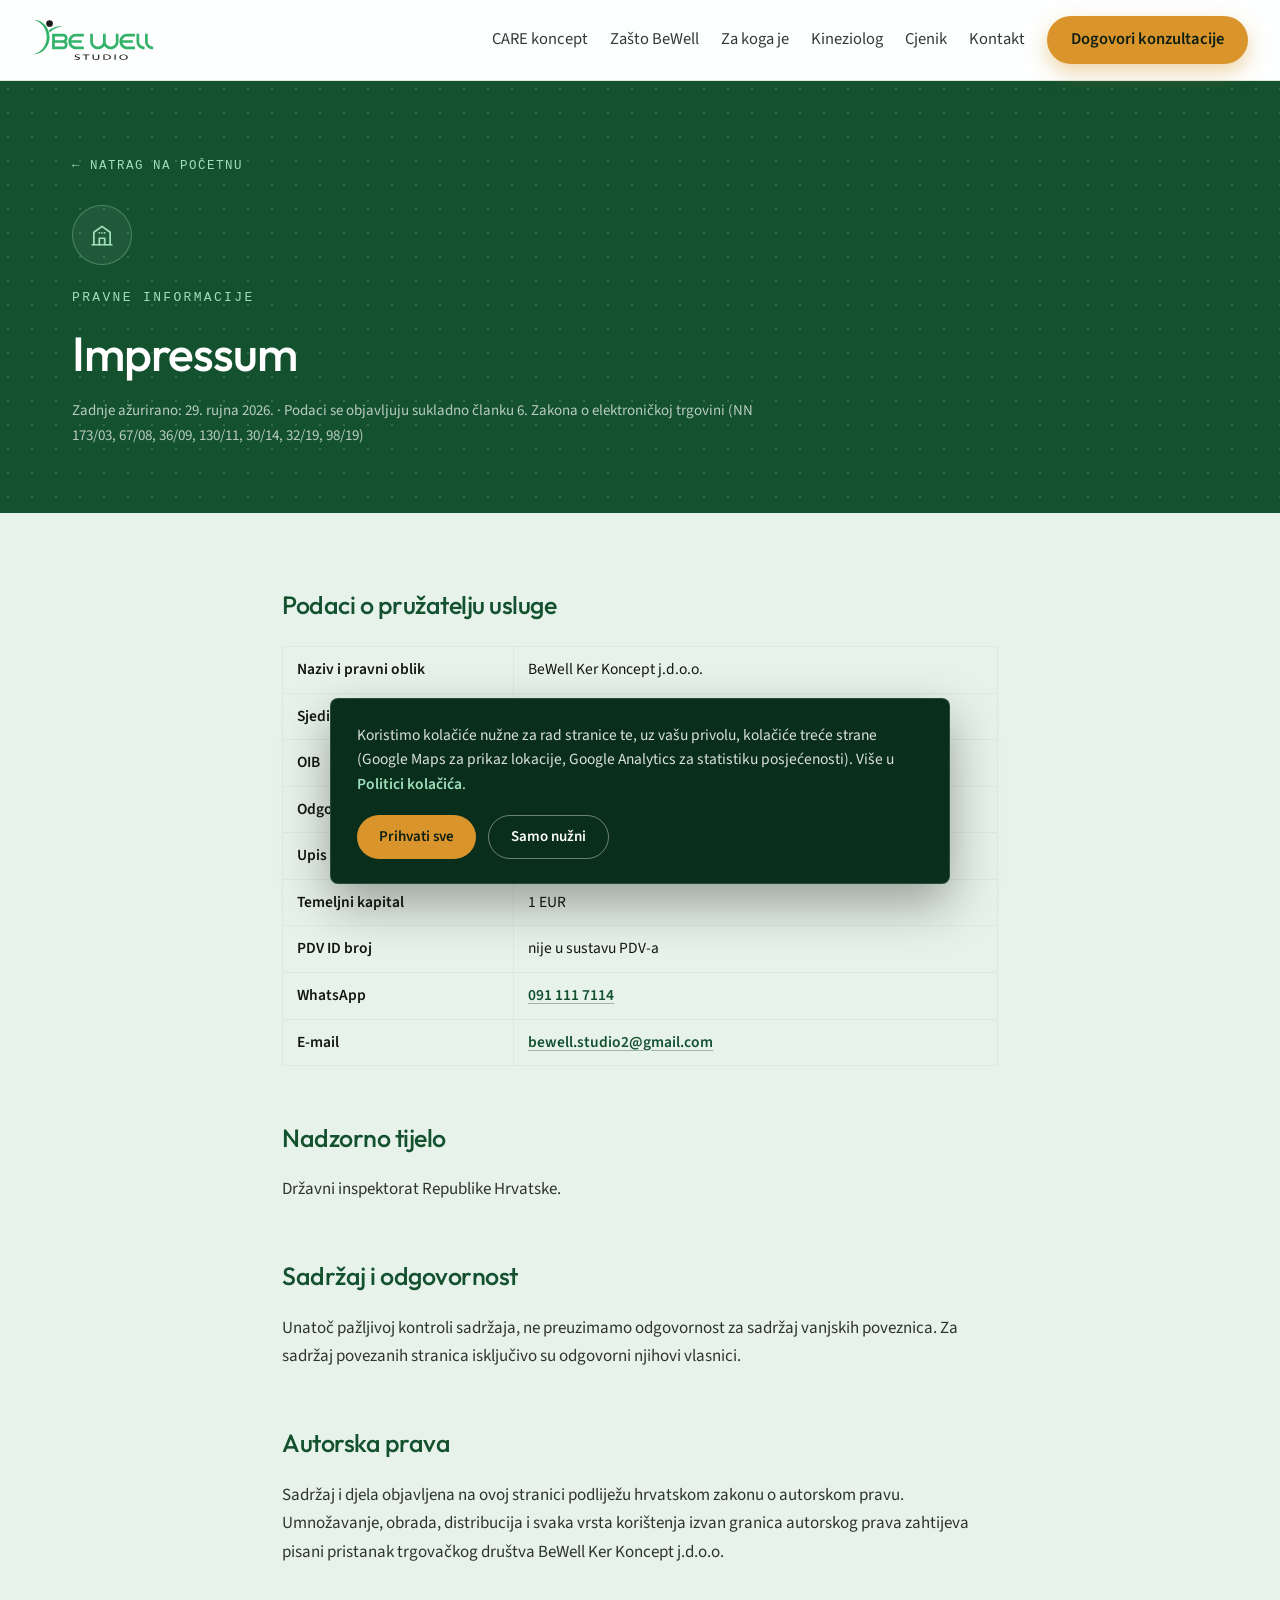
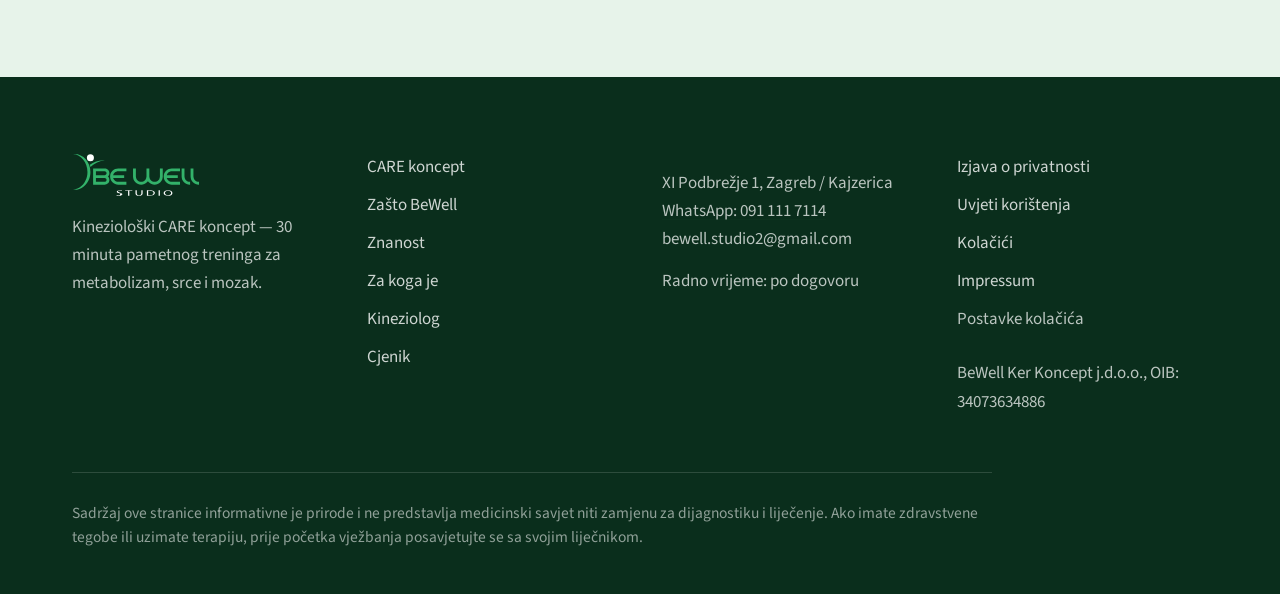
<file: impressum.html>
<!DOCTYPE html>
<html lang="hr">
<head>
<meta charset="utf-8">
<meta name="viewport" content="width=device-width, initial-scale=1">
<title>Impressum | BeWell Studio</title>
<meta name="description" content="Impressum — podaci o BeWell studiju sukladno Zakonu o elektroničkoj trgovini.">
<link rel="canonical" href="https://bewellstudio.eu/impressum.html">
<meta property="og:type" content="website">
<meta property="og:locale" content="hr_HR">
<meta property="og:site_name" content="BeWell Studio">
<meta property="og:title" content="Impressum | BeWell Studio">
<meta property="og:description" content="Impressum — podaci o BeWell studiju sukladno Zakonu o elektroničkoj trgovini.">
<meta property="og:url" content="https://bewellstudio.eu/impressum.html">
<meta property="og:image" content="https://bewellstudio.eu/assets/hero.webp">
<meta name="twitter:card" content="summary_large_image">
<meta name="twitter:title" content="Impressum | BeWell Studio">
<meta name="twitter:description" content="Impressum — podaci o BeWell studiju sukladno Zakonu o elektroničkoj trgovini.">
<meta name="twitter:image" content="https://bewellstudio.eu/assets/hero.webp">
<link rel="icon" href="assets/favicon.svg" type="image/svg+xml">
<link rel="icon" href="assets/favicon-32.png" sizes="32x32" type="image/png">
<link rel="apple-touch-icon" href="assets/apple-touch-icon.png">
<link rel="stylesheet" href="styles.css">
</head>
<body class="legal-page">

<nav class="nav" id="mainNav">
  <div class="nav-inner">
    <a href="index.html#pocetak" class="nav-logo">
      <span class="logo-wrap">
        <img class="ondark" src="assets/bewell-logo-ondark.svg" alt="BeWell studio">
        <img class="onlight" src="assets/bewell-logo-onlight.svg" alt="">
      </span>
    </a>
    <button class="nav-toggle" id="navToggle" aria-label="Otvori navigaciju" aria-expanded="false">
      <svg width="22" height="22" viewBox="0 0 24 24" fill="none" stroke-width="2" stroke-linecap="round"><line x1="3" y1="6" x2="21" y2="6"></line><line x1="3" y1="12" x2="21" y2="12"></line><line x1="3" y1="18" x2="21" y2="18"></line></svg>
    </button>
    <div class="nav-links" id="navLinks">
      <a href="index.html#care">CARE koncept</a>
      <a href="index.html#zasto">Zašto BeWell</a>
      <a href="index.html#za-koga">Za koga je</a>
      <a href="index.html#kineziolog">Kineziolog</a>
      <a href="index.html#cjenik">Cjenik</a>
      <a href="index.html#kontakt">Kontakt</a>
      <a href="index.html#rezervacija" class="pill-btn">Dogovori konzultacije</a>
    </div>
  </div>
</nav>

<section class="legal-hero">
  <div class="container legal-hero-inner">
    <a href="index.html" class="legal-back" data-reveal>← Natrag na početnu</a>
    <div class="legal-icon-badge" data-reveal>
      <svg width="26" height="26" viewBox="0 0 24 24" fill="none" stroke="currentColor" stroke-width="1.6" stroke-linecap="round" stroke-linejoin="round"><path d="M3 21h18"></path><path d="M4.5 21V9.5L12 4l7.5 5.5V21"></path><path d="M9.5 21v-6h5v6"></path><path d="M9.5 10h.01M12 10h.01M14.5 10h.01"></path></svg>
    </div>
    <p class="eyebrow" style="margin-top:22px" data-reveal>Pravne informacije</p>
    <h1 data-reveal>Impressum</h1>
    <p class="updated" data-reveal>Zadnje ažurirano: 29. rujna 2026. · Podaci se objavljuju sukladno članku 6. Zakona o elektroničkoj trgovini (NN 173/03, 67/08, 36/09, 130/11, 30/14, 32/19, 98/19)</p>
  </div>
</section>

<div class="container legal-content">

  <h2>Podaci o pružatelju usluge</h2>
  <div class="table-wrap">
  <table>
    <tbody>
      <tr><th>Naziv i pravni oblik</th><td>BeWell Ker Koncept j.d.o.o.</td></tr>
      <tr><th>Sjedište / poslovna adresa</th><td>XI Podbrežje 1, Zagreb / Kajzerica</td></tr>
      <tr><th>OIB</th><td>34073634886</td></tr>
      <tr><th>Odgovorna osoba</th><td>Miroslav Tikvicki</td></tr>
      <tr><th>Upis u registar</th><td>Upisano u Trgovačkom sudu u Zagrebu, matični broj 05438624</td></tr>
      <tr><th>Temeljni kapital</th><td>1 EUR</td></tr>
      <tr><th>PDV ID broj</th><td>nije u sustavu PDV-a</td></tr>
      <tr><th>WhatsApp</th><td><a href="https://wa.me/385911117114" target="_blank" rel="noopener">091 111 7114</a></td></tr>
      <tr><th>E-mail</th><td><a href="mailto:bewell.studio2@gmail.com">bewell.studio2@gmail.com</a></td></tr>
    </tbody>
  </table>
  </div>

  <h2>Nadzorno tijelo</h2>
  <p>Državni inspektorat Republike Hrvatske.</p>

  <h2>Sadržaj i odgovornost</h2>
  <p>Unatoč pažljivoj kontroli sadržaja, ne preuzimamo odgovornost za sadržaj vanjskih poveznica. Za sadržaj povezanih stranica isključivo su odgovorni njihovi vlasnici.</p>

  <h2>Autorska prava</h2>
  <p>Sadržaj i djela objavljena na ovoj stranici podliježu hrvatskom zakonu o autorskom pravu. Umnožavanje, obrada, distribucija i svaka vrsta korištenja izvan granica autorskog prava zahtijeva pisani pristanak trgovačkog društva BeWell Ker Koncept j.d.o.o.</p>

</div>

<footer id="podnozje" class="site-footer">
  <div class="container">
    <div class="footer-grid">
      <div>
        <img src="assets/bewell-logo-ondark.svg" alt="BeWell studio">
        <p>Kineziološki CARE koncept — 30 minuta pametnog treninga za metabolizam, srce i mozak.</p>
      </div>
      <div class="footer-links">
        <a href="index.html#care">CARE koncept</a>
        <a href="index.html#zasto">Zašto BeWell</a>
        <a href="index.html#znanost">Znanost</a>
        <a href="index.html#za-koga">Za koga je</a>
        <a href="index.html#kineziolog">Kineziolog</a>
      <a href="index.html#cjenik">Cjenik</a>
      </div>
      <div style="font-size:17px">
        <p>XI Podbrežje 1, Zagreb / Kajzerica<br><a href="https://wa.me/385911117114" target="_blank" rel="noopener" style="color:inherit">WhatsApp: 091 111 7114</a><br>bewell.studio2@gmail.com</p>
        <p style="margin-top:14px">Radno vrijeme: po dogovoru</p>
      </div>
      <div class="footer-links">
        <a href="privatnost.html">Izjava o privatnosti</a>
        <a href="uvjeti-koristenja.html">Uvjeti korištenja</a>
        <a href="kolacici.html">Kolačići</a>
        <a href="impressum.html">Impressum</a>
        <button type="button" class="cookie-settings-btn" onclick="window.reopenCookieSettings && window.reopenCookieSettings()">Postavke kolačića</button>
        <p class="footer-oib">BeWell Ker Koncept j.d.o.o., OIB: 34073634886</p>
      </div>
    </div>
    <p class="footer-legal">Sadržaj ove stranice informativne je prirode i ne predstavlja medicinski savjet niti zamjenu za dijagnostiku i liječenje. Ako imate zdravstvene tegobe ili uzimate terapiju, prije početka vježbanja posavjetujte se sa svojim liječnikom.</p>
  </div>
</footer>

<script src="script.js"></script>
<script src="cookie-consent.js"></script>
</body>
</html>
</file>
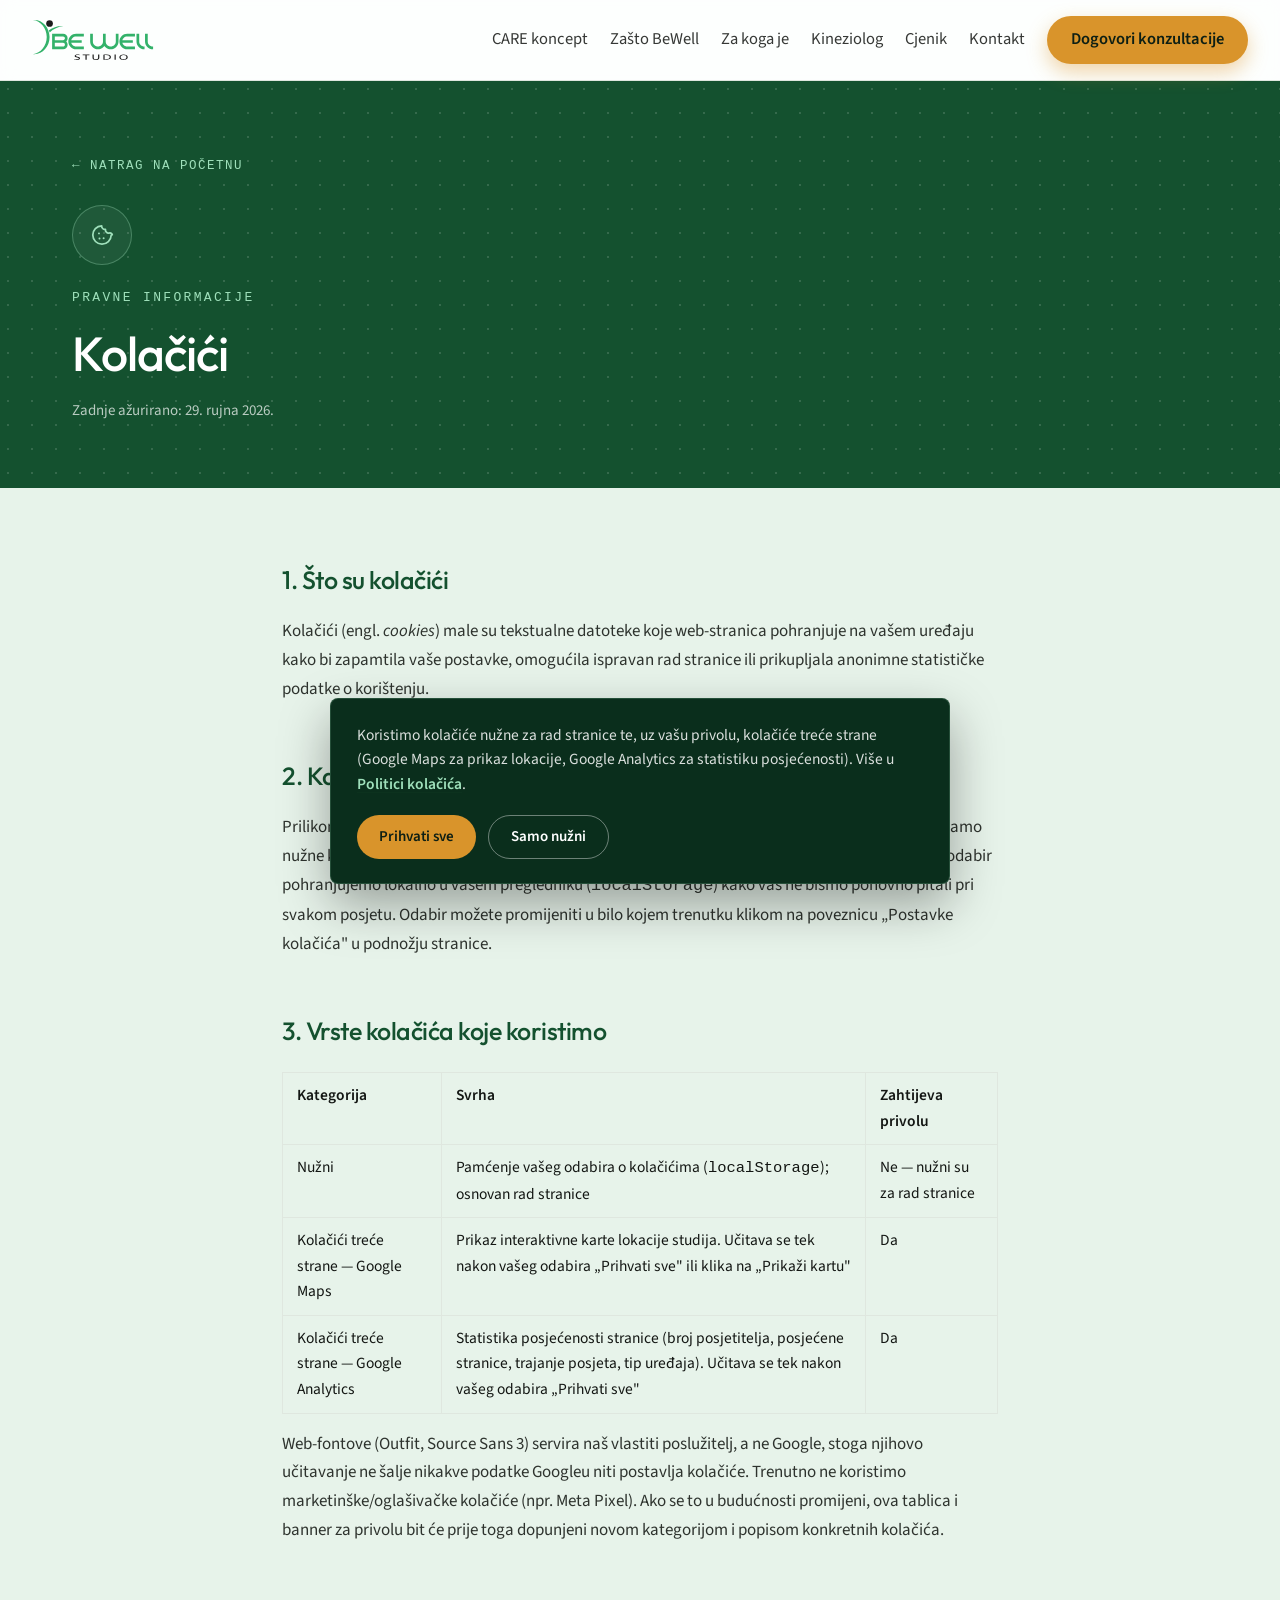
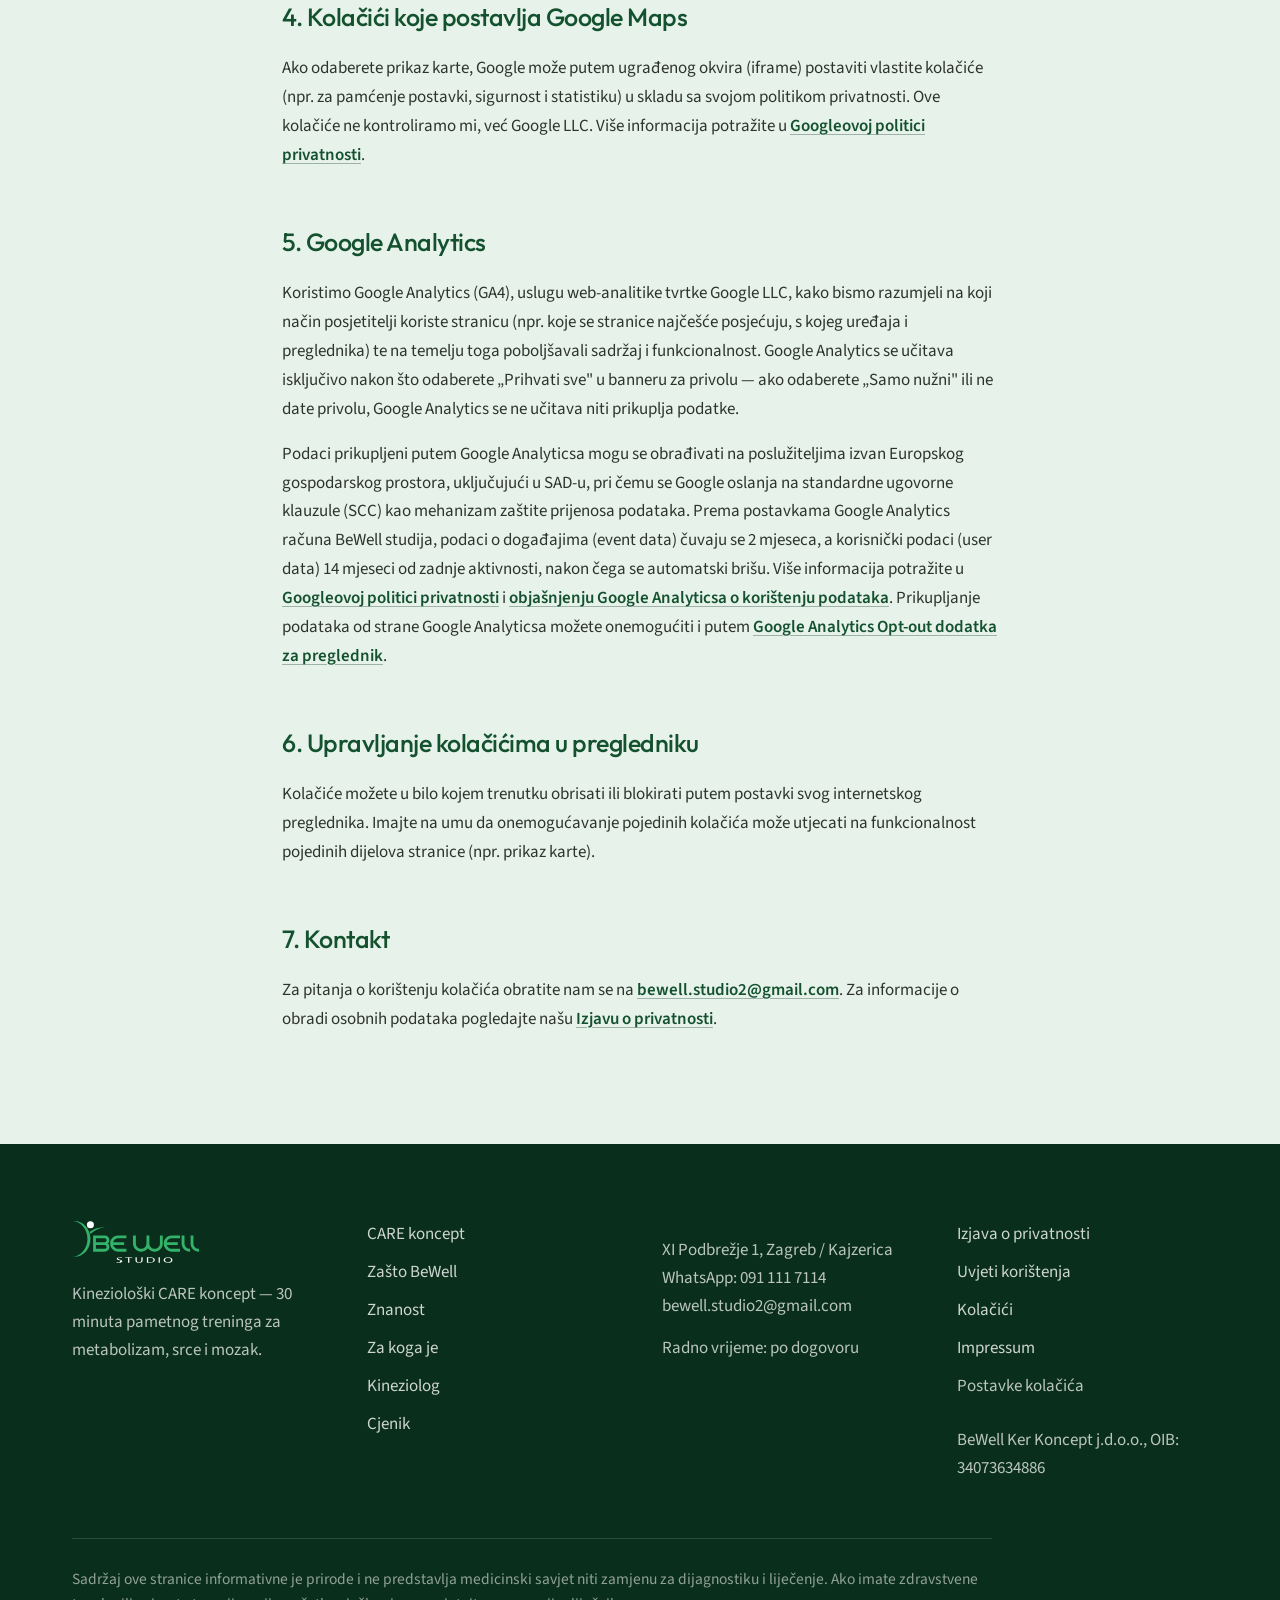
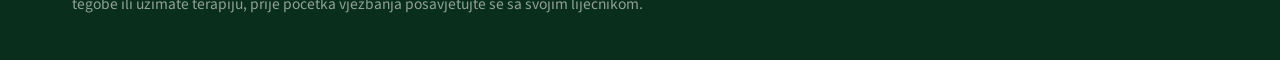
<file: kolacici.html>
<!DOCTYPE html>
<html lang="hr">
<head>
<meta charset="utf-8">
<meta name="viewport" content="width=device-width, initial-scale=1">
<title>Kolačići | BeWell Studio</title>
<meta name="description" content="Politika kolačića BeWell studija — koje kolačiće koristimo i kako upravljati privolom.">
<link rel="canonical" href="https://bewellstudio.eu/kolacici.html">
<meta property="og:type" content="website">
<meta property="og:locale" content="hr_HR">
<meta property="og:site_name" content="BeWell Studio">
<meta property="og:title" content="Kolačići | BeWell Studio">
<meta property="og:description" content="Politika kolačića BeWell studija — koje kolačiće koristimo i kako upravljati privolom.">
<meta property="og:url" content="https://bewellstudio.eu/kolacici.html">
<meta property="og:image" content="https://bewellstudio.eu/assets/hero.webp">
<meta name="twitter:card" content="summary_large_image">
<meta name="twitter:title" content="Kolačići | BeWell Studio">
<meta name="twitter:description" content="Politika kolačića BeWell studija — koje kolačiće koristimo i kako upravljati privolom.">
<meta name="twitter:image" content="https://bewellstudio.eu/assets/hero.webp">
<link rel="icon" href="assets/favicon.svg" type="image/svg+xml">
<link rel="icon" href="assets/favicon-32.png" sizes="32x32" type="image/png">
<link rel="apple-touch-icon" href="assets/apple-touch-icon.png">
<link rel="stylesheet" href="styles.css">
</head>
<body class="legal-page">

<nav class="nav" id="mainNav">
  <div class="nav-inner">
    <a href="index.html#pocetak" class="nav-logo">
      <span class="logo-wrap">
        <img class="ondark" src="assets/bewell-logo-ondark.svg" alt="BeWell studio">
        <img class="onlight" src="assets/bewell-logo-onlight.svg" alt="">
      </span>
    </a>
    <button class="nav-toggle" id="navToggle" aria-label="Otvori navigaciju" aria-expanded="false">
      <svg width="22" height="22" viewBox="0 0 24 24" fill="none" stroke-width="2" stroke-linecap="round"><line x1="3" y1="6" x2="21" y2="6"></line><line x1="3" y1="12" x2="21" y2="12"></line><line x1="3" y1="18" x2="21" y2="18"></line></svg>
    </button>
    <div class="nav-links" id="navLinks">
      <a href="index.html#care">CARE koncept</a>
      <a href="index.html#zasto">Zašto BeWell</a>
      <a href="index.html#za-koga">Za koga je</a>
      <a href="index.html#kineziolog">Kineziolog</a>
      <a href="index.html#cjenik">Cjenik</a>
      <a href="index.html#kontakt">Kontakt</a>
      <a href="index.html#rezervacija" class="pill-btn">Dogovori konzultacije</a>
    </div>
  </div>
</nav>

<section class="legal-hero">
  <div class="container legal-hero-inner">
    <a href="index.html" class="legal-back" data-reveal>← Natrag na početnu</a>
    <div class="legal-icon-badge" data-reveal>
      <svg width="26" height="26" viewBox="0 0 24 24" fill="none" stroke="currentColor" stroke-width="1.6" stroke-linecap="round" stroke-linejoin="round"><path d="M20.5 12.3A8.5 8.5 0 1 1 11.7 3.5c-.1.9.2 1.8.9 2.5.7.7 1.7 1 2.6.8-.2.9.1 1.9.8 2.6.7.7 1.7 1 2.6.8.9-.2 1.8.1 2.5.8.2.2.3.5.4.8Z"></path><circle cx="9.2" cy="10.5" r=".9" fill="currentColor" stroke="none"></circle><circle cx="13.5" cy="15" r=".9" fill="currentColor" stroke="none"></circle><circle cx="9.7" cy="15.3" r=".9" fill="currentColor" stroke="none"></circle></svg>
    </div>
    <p class="eyebrow" style="margin-top:22px" data-reveal>Pravne informacije</p>
    <h1 data-reveal>Kolačići</h1>
    <p class="updated" data-reveal>Zadnje ažurirano: 29. rujna 2026.</p>
  </div>
</section>

<div class="container legal-content">

  <h2>1. Što su kolačići</h2>
  <p>Kolačići (engl. <em>cookies</em>) male su tekstualne datoteke koje web-stranica pohranjuje na vašem uređaju kako bi zapamtila vaše postavke, omogućila ispravan rad stranice ili prikupljala anonimne statističke podatke o korištenju.</p>

  <h2>2. Kako upravljamo privolom</h2>
  <p>Prilikom prvog posjeta Stranici prikazuje se obavijest putem koje možete odabrati prihvaćate li samo nužne kolačiće ili sve kolačiće, uključujući one treće strane (Google Maps, Google Analytics). Vaš odabir pohranjujemo lokalno u vašem pregledniku (<code>localStorage</code>) kako vas ne bismo ponovno pitali pri svakom posjetu. Odabir možete promijeniti u bilo kojem trenutku klikom na poveznicu „Postavke kolačića" u podnožju stranice.</p>

  <h2>3. Vrste kolačića koje koristimo</h2>
  <div class="table-wrap">
  <table>
    <thead><tr><th>Kategorija</th><th>Svrha</th><th>Zahtijeva privolu</th></tr></thead>
    <tbody>
      <tr><td>Nužni</td><td>Pamćenje vašeg odabira o kolačićima (<code>localStorage</code>); osnovan rad stranice</td><td>Ne — nužni su za rad stranice</td></tr>
      <tr><td>Kolačići treće strane — Google Maps</td><td>Prikaz interaktivne karte lokacije studija. Učitava se tek nakon vašeg odabira „Prihvati sve" ili klika na „Prikaži kartu"</td><td>Da</td></tr>
      <tr><td>Kolačići treće strane — Google Analytics</td><td>Statistika posjećenosti stranice (broj posjetitelja, posjećene stranice, trajanje posjeta, tip uređaja). Učitava se tek nakon vašeg odabira „Prihvati sve"</td><td>Da</td></tr>
    </tbody>
  </table>
  </div>
  <p>Web-fontove (Outfit, Source Sans 3) servira naš vlastiti poslužitelj, a ne Google, stoga njihovo učitavanje ne šalje nikakve podatke Googleu niti postavlja kolačiće. Trenutno ne koristimo marketinške/oglašivačke kolačiće (npr. Meta Pixel). Ako se to u budućnosti promijeni, ova tablica i banner za privolu bit će prije toga dopunjeni novom kategorijom i popisom konkretnih kolačića.</p>

  <h2>4. Kolačići koje postavlja Google Maps</h2>
  <p>Ako odaberete prikaz karte, Google može putem ugrađenog okvira (iframe) postaviti vlastite kolačiće (npr. za pamćenje postavki, sigurnost i statistiku) u skladu sa svojom politikom privatnosti. Ove kolačiće ne kontroliramo mi, već Google LLC. Više informacija potražite u <a href="https://policies.google.com/privacy" target="_blank" rel="noopener">Googleovoj politici privatnosti</a>.</p>

  <h2>5. Google Analytics</h2>
  <p>Koristimo Google Analytics (GA4), uslugu web-analitike tvrtke Google LLC, kako bismo razumjeli na koji način posjetitelji koriste stranicu (npr. koje se stranice najčešće posjećuju, s kojeg uređaja i preglednika) te na temelju toga poboljšavali sadržaj i funkcionalnost. Google Analytics se učitava isključivo nakon što odaberete „Prihvati sve" u banneru za privolu — ako odaberete „Samo nužni" ili ne date privolu, Google Analytics se ne učitava niti prikuplja podatke.</p>
  <p>Podaci prikupljeni putem Google Analyticsa mogu se obrađivati na poslužiteljima izvan Europskog gospodarskog prostora, uključujući u SAD-u, pri čemu se Google oslanja na standardne ugovorne klauzule (SCC) kao mehanizam zaštite prijenosa podataka. Prema postavkama Google Analytics računa BeWell studija, podaci o događajima (event data) čuvaju se 2 mjeseca, a korisnički podaci (user data) 14 mjeseci od zadnje aktivnosti, nakon čega se automatski brišu. Više informacija potražite u <a href="https://policies.google.com/privacy" target="_blank" rel="noopener">Googleovoj politici privatnosti</a> i <a href="https://support.google.com/analytics/answer/6004245" target="_blank" rel="noopener">objašnjenju Google Analyticsa o korištenju podataka</a>. Prikupljanje podataka od strane Google Analyticsa možete onemogućiti i putem <a href="https://tools.google.com/dlpage/gaoptout" target="_blank" rel="noopener">Google Analytics Opt-out dodatka za preglednik</a>.</p>

  <h2>6. Upravljanje kolačićima u pregledniku</h2>
  <p>Kolačiće možete u bilo kojem trenutku obrisati ili blokirati putem postavki svog internetskog preglednika. Imajte na umu da onemogućavanje pojedinih kolačića može utjecati na funkcionalnost pojedinih dijelova stranice (npr. prikaz karte).</p>

  <h2>7. Kontakt</h2>
  <p>Za pitanja o korištenju kolačića obratite nam se na <a href="mailto:bewell.studio2@gmail.com">bewell.studio2@gmail.com</a>. Za informacije o obradi osobnih podataka pogledajte našu <a href="privatnost.html">Izjavu o privatnosti</a>.</p>

</div>

<footer id="podnozje" class="site-footer">
  <div class="container">
    <div class="footer-grid">
      <div>
        <img src="assets/bewell-logo-ondark.svg" alt="BeWell studio">
        <p>Kineziološki CARE koncept — 30 minuta pametnog treninga za metabolizam, srce i mozak.</p>
      </div>
      <div class="footer-links">
        <a href="index.html#care">CARE koncept</a>
        <a href="index.html#zasto">Zašto BeWell</a>
        <a href="index.html#znanost">Znanost</a>
        <a href="index.html#za-koga">Za koga je</a>
        <a href="index.html#kineziolog">Kineziolog</a>
      <a href="index.html#cjenik">Cjenik</a>
      </div>
      <div style="font-size:17px">
        <p>XI Podbrežje 1, Zagreb / Kajzerica<br><a href="https://wa.me/385911117114" target="_blank" rel="noopener" style="color:inherit">WhatsApp: 091 111 7114</a><br>bewell.studio2@gmail.com</p>
        <p style="margin-top:14px">Radno vrijeme: po dogovoru</p>
      </div>
      <div class="footer-links">
        <a href="privatnost.html">Izjava o privatnosti</a>
        <a href="uvjeti-koristenja.html">Uvjeti korištenja</a>
        <a href="kolacici.html">Kolačići</a>
        <a href="impressum.html">Impressum</a>
        <button type="button" class="cookie-settings-btn" onclick="window.reopenCookieSettings && window.reopenCookieSettings()">Postavke kolačića</button>
        <p class="footer-oib">BeWell Ker Koncept j.d.o.o., OIB: 34073634886</p>
      </div>
    </div>
    <p class="footer-legal">Sadržaj ove stranice informativne je prirode i ne predstavlja medicinski savjet niti zamjenu za dijagnostiku i liječenje. Ako imate zdravstvene tegobe ili uzimate terapiju, prije početka vježbanja posavjetujte se sa svojim liječnikom.</p>
  </div>
</footer>

<script src="script.js"></script>
<script src="cookie-consent.js"></script>
</body>
</html>
</file>
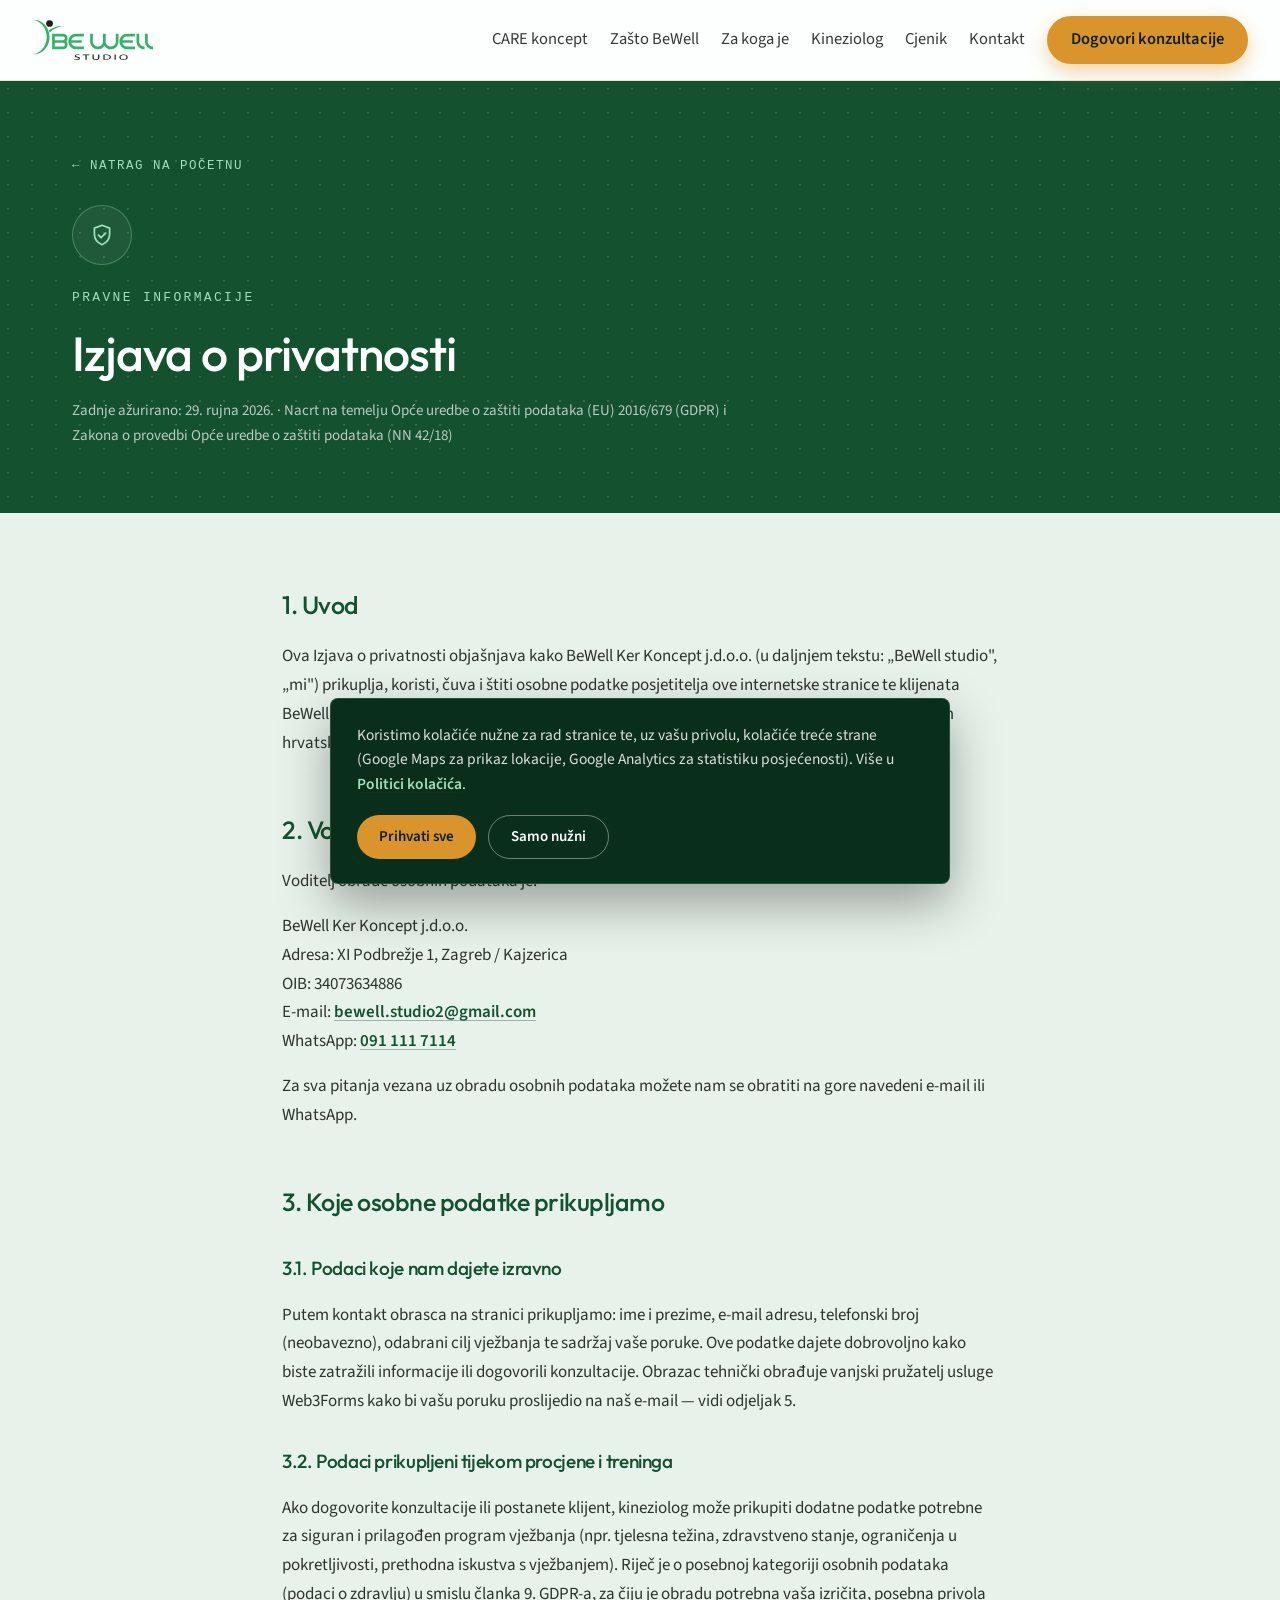
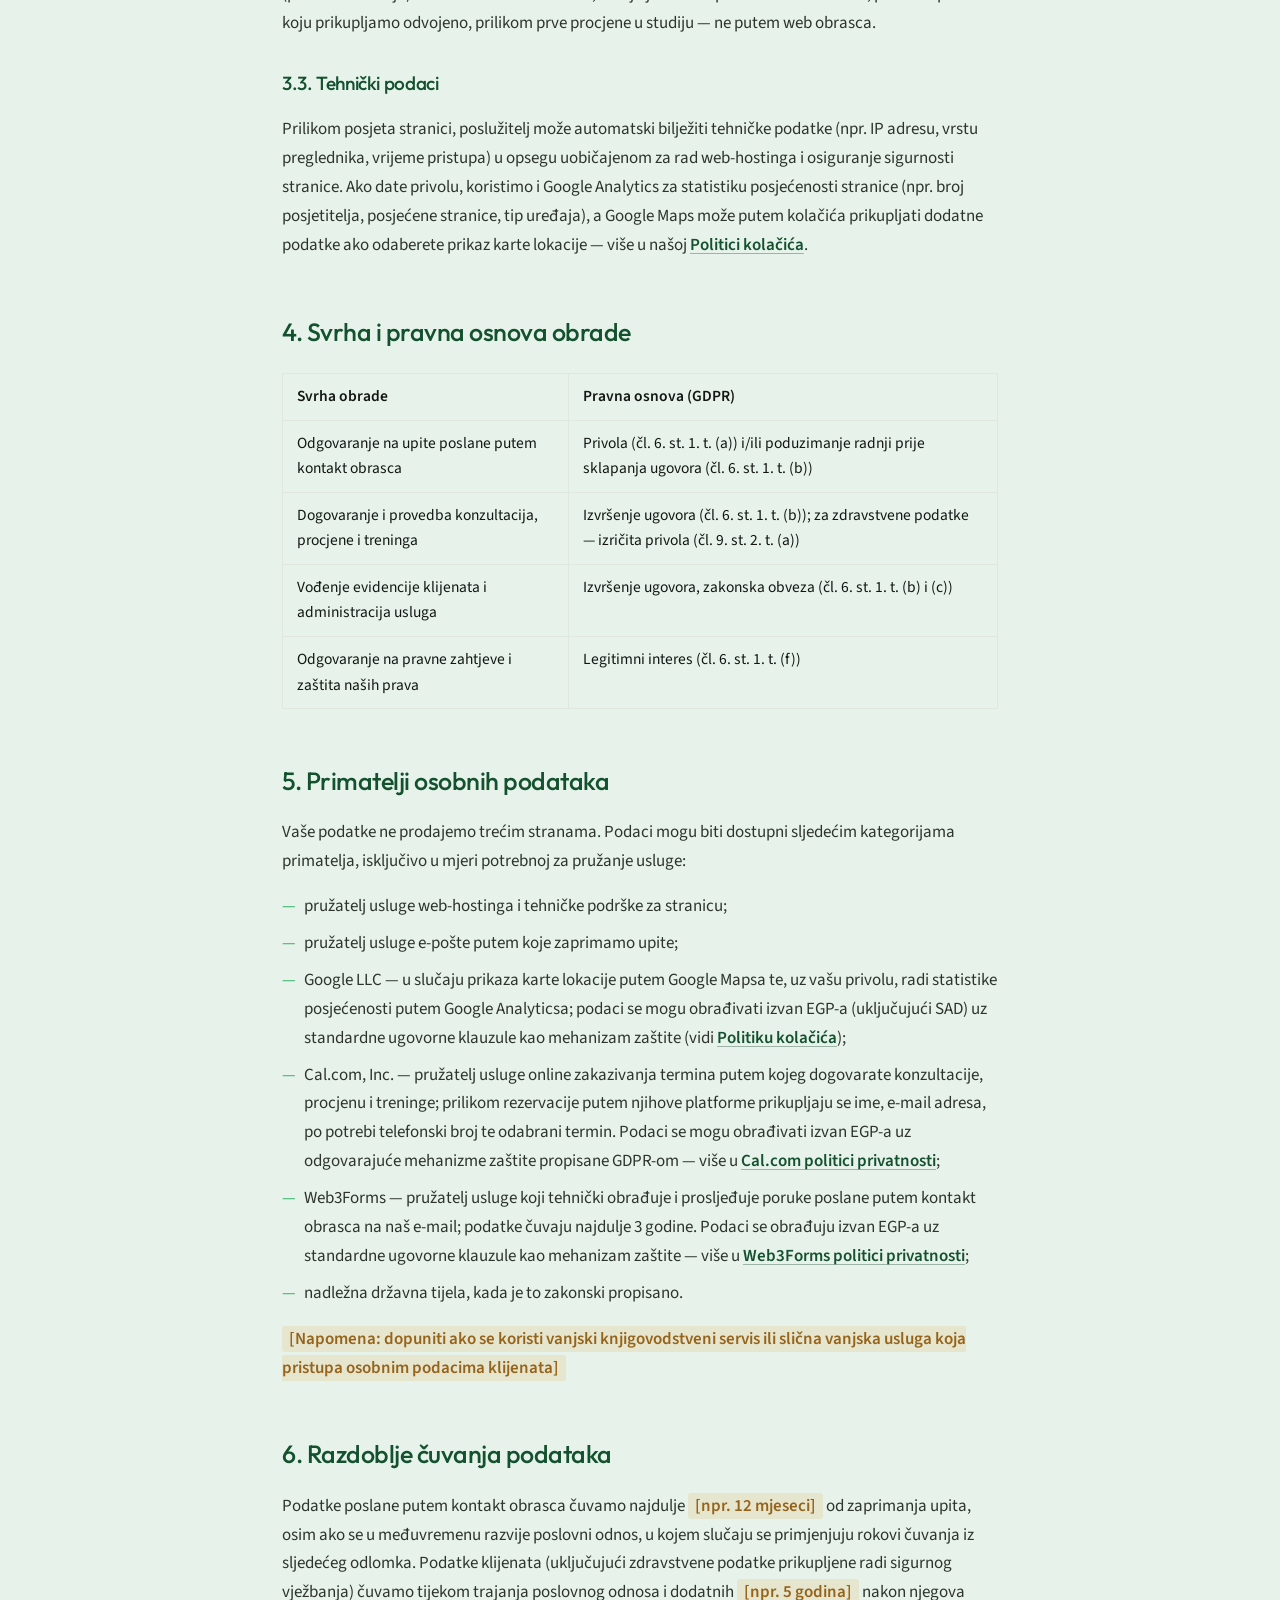
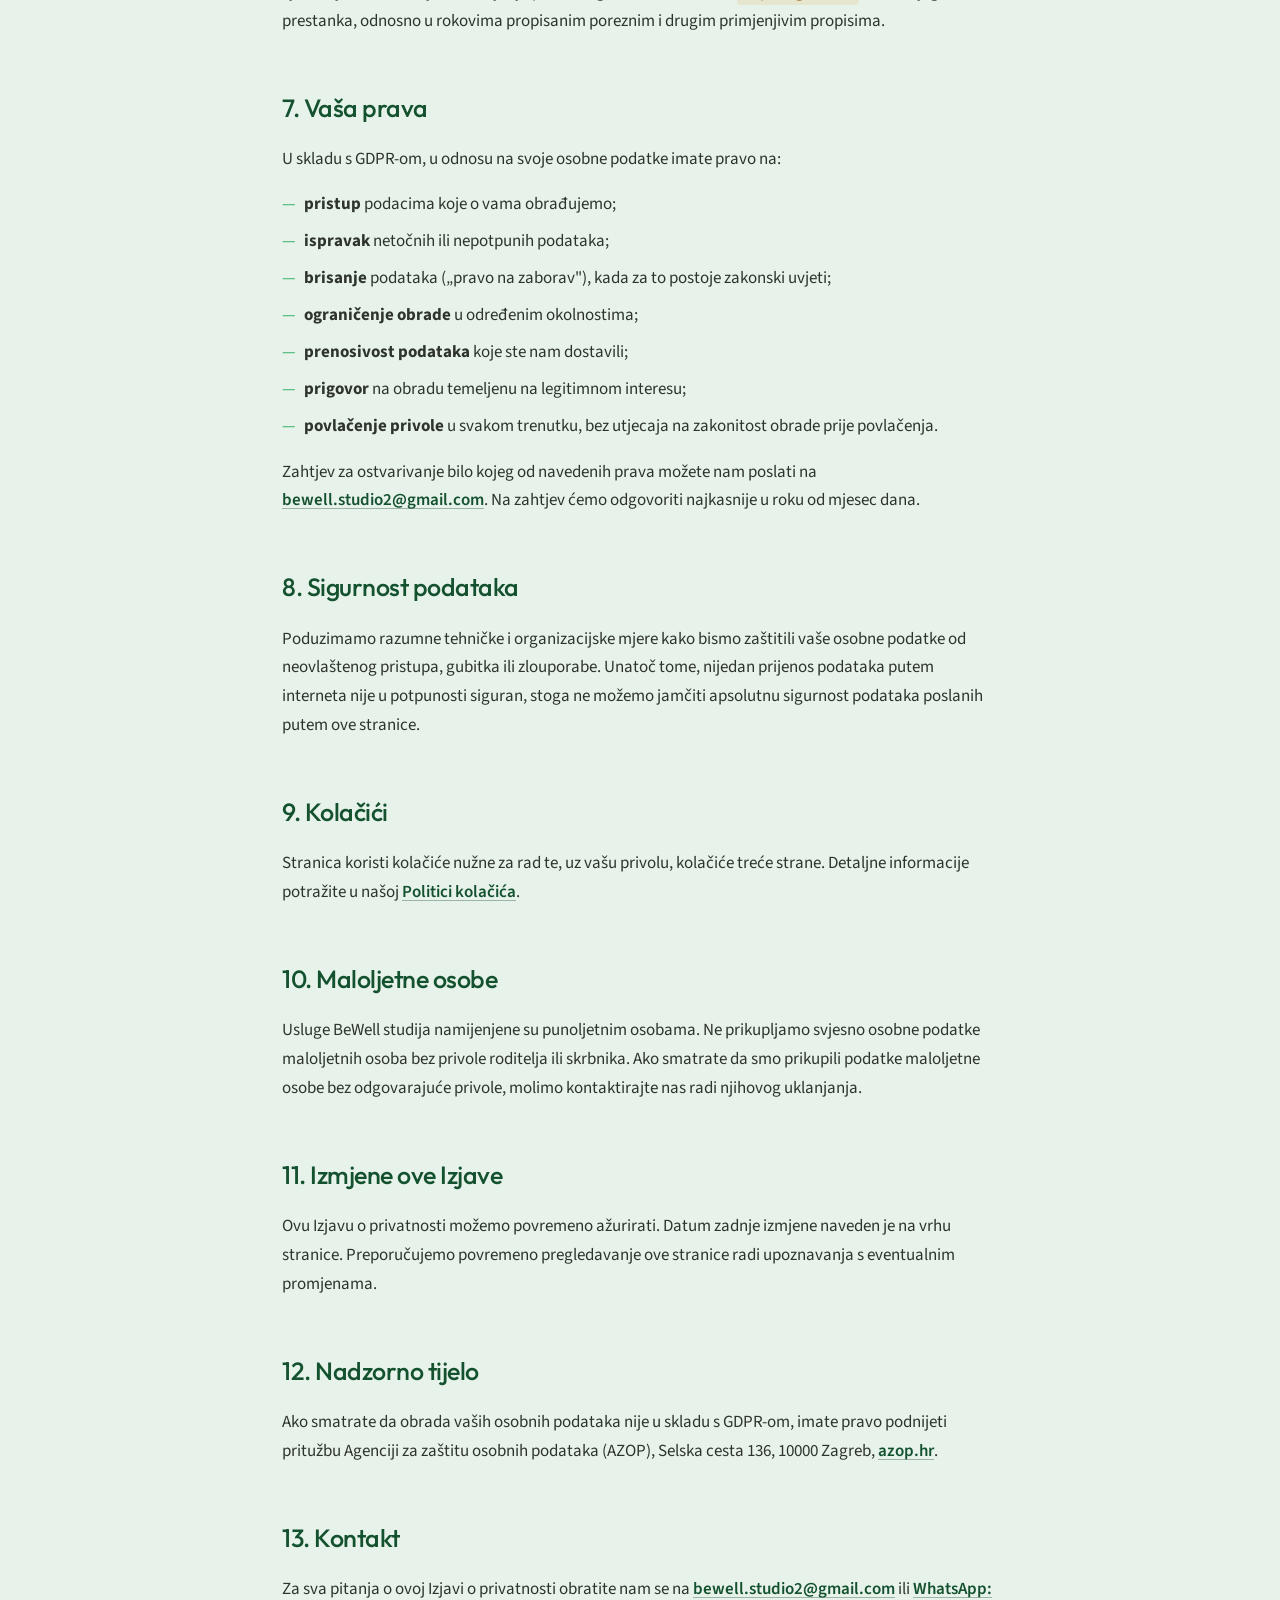
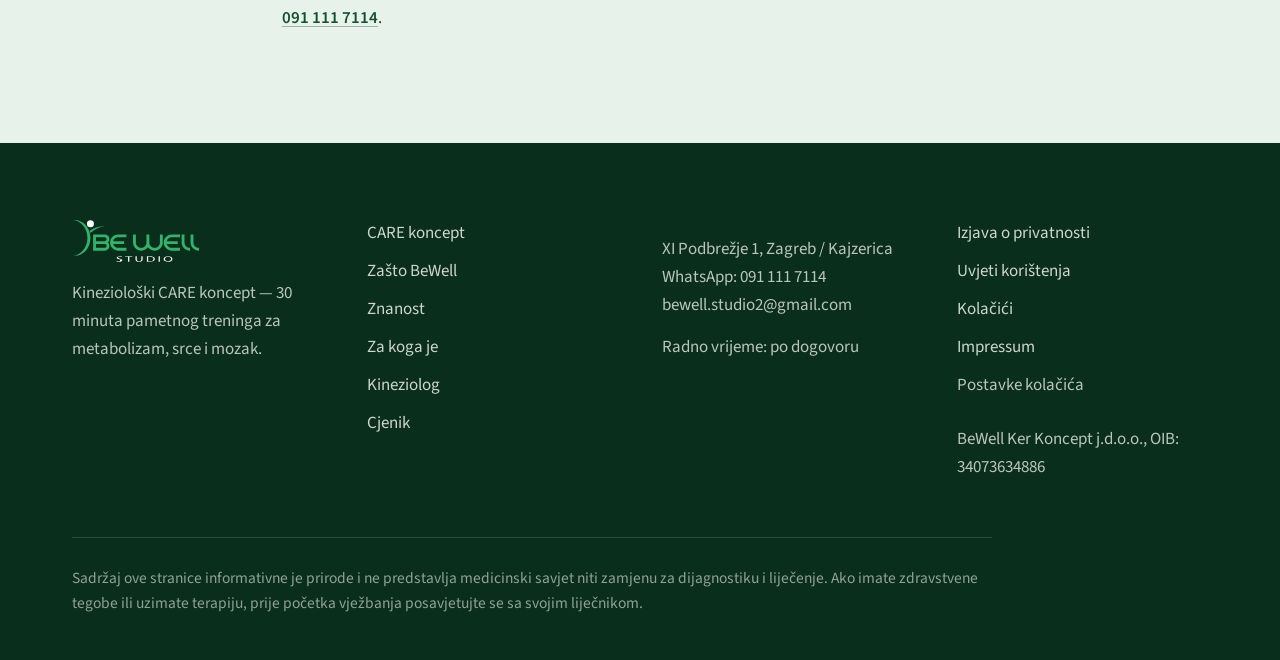
<file: privatnost.html>
<!DOCTYPE html>
<html lang="hr">
<head>
<meta charset="utf-8">
<meta name="viewport" content="width=device-width, initial-scale=1">
<title>Izjava o privatnosti | BeWell Studio</title>
<meta name="description" content="Izjava o privatnosti BeWell studija — kako prikupljamo, koristimo i štitimo vaše osobne podatke.">
<link rel="canonical" href="https://bewellstudio.eu/privatnost.html">
<meta property="og:type" content="website">
<meta property="og:locale" content="hr_HR">
<meta property="og:site_name" content="BeWell Studio">
<meta property="og:title" content="Izjava o privatnosti | BeWell Studio">
<meta property="og:description" content="Izjava o privatnosti BeWell studija — kako prikupljamo, koristimo i štitimo vaše osobne podatke.">
<meta property="og:url" content="https://bewellstudio.eu/privatnost.html">
<meta property="og:image" content="https://bewellstudio.eu/assets/hero.webp">
<meta name="twitter:card" content="summary_large_image">
<meta name="twitter:title" content="Izjava o privatnosti | BeWell Studio">
<meta name="twitter:description" content="Izjava o privatnosti BeWell studija — kako prikupljamo, koristimo i štitimo vaše osobne podatke.">
<meta name="twitter:image" content="https://bewellstudio.eu/assets/hero.webp">
<link rel="icon" href="assets/favicon.svg" type="image/svg+xml">
<link rel="icon" href="assets/favicon-32.png" sizes="32x32" type="image/png">
<link rel="apple-touch-icon" href="assets/apple-touch-icon.png">
<link rel="stylesheet" href="styles.css">
</head>
<body class="legal-page">

<nav class="nav" id="mainNav">
  <div class="nav-inner">
    <a href="index.html#pocetak" class="nav-logo">
      <span class="logo-wrap">
        <img class="ondark" src="assets/bewell-logo-ondark.svg" alt="BeWell studio">
        <img class="onlight" src="assets/bewell-logo-onlight.svg" alt="">
      </span>
    </a>
    <button class="nav-toggle" id="navToggle" aria-label="Otvori navigaciju" aria-expanded="false">
      <svg width="22" height="22" viewBox="0 0 24 24" fill="none" stroke-width="2" stroke-linecap="round"><line x1="3" y1="6" x2="21" y2="6"></line><line x1="3" y1="12" x2="21" y2="12"></line><line x1="3" y1="18" x2="21" y2="18"></line></svg>
    </button>
    <div class="nav-links" id="navLinks">
      <a href="index.html#care">CARE koncept</a>
      <a href="index.html#zasto">Zašto BeWell</a>
      <a href="index.html#za-koga">Za koga je</a>
      <a href="index.html#kineziolog">Kineziolog</a>
      <a href="index.html#cjenik">Cjenik</a>
      <a href="index.html#kontakt">Kontakt</a>
      <a href="index.html#rezervacija" class="pill-btn">Dogovori konzultacije</a>
    </div>
  </div>
</nav>

<section class="legal-hero">
  <div class="container legal-hero-inner">
    <a href="index.html" class="legal-back" data-reveal>← Natrag na početnu</a>
    <div class="legal-icon-badge" data-reveal>
      <svg width="26" height="26" viewBox="0 0 24 24" fill="none" stroke="currentColor" stroke-width="1.6" stroke-linecap="round" stroke-linejoin="round"><path d="M12 3l7 2.6v6c0 4.2-2.9 7.6-7 9.4-4.1-1.8-7-5.2-7-9.4v-6L12 3z"></path><path d="M8.7 12.1l2.4 2.4 4.3-4.3"></path></svg>
    </div>
    <p class="eyebrow" style="margin-top:22px" data-reveal>Pravne informacije</p>
    <h1 data-reveal>Izjava o privatnosti</h1>
    <p class="updated" data-reveal>Zadnje ažurirano: 29. rujna 2026. · Nacrt na temelju Opće uredbe o zaštiti podataka (EU) 2016/679 (GDPR) i Zakona o provedbi Opće uredbe o zaštiti podataka (NN 42/18)</p>
  </div>
</section>

<div class="container legal-content">

  <h2>1. Uvod</h2>
  <p>Ova Izjava o privatnosti objašnjava kako BeWell Ker Koncept j.d.o.o. (u daljnjem tekstu: „BeWell studio", „mi") prikuplja, koristi, čuva i štiti osobne podatke posjetitelja ove internetske stranice te klijenata BeWell studija, u skladu s Općom uredbom o zaštiti podataka (EU) 2016/679 (GDPR) i primjenjivim hrvatskim propisima o zaštiti osobnih podataka.</p>

  <h2>2. Voditelj obrade podataka</h2>
  <p>Voditelj obrade osobnih podataka je:</p>
  <p>
    BeWell Ker Koncept j.d.o.o.<br>
    Adresa: XI Podbrežje 1, Zagreb / Kajzerica<br>
    OIB: 34073634886<br>
    E-mail: <a href="mailto:bewell.studio2@gmail.com">bewell.studio2@gmail.com</a><br>
    WhatsApp: <a href="https://wa.me/385911117114" target="_blank" rel="noopener">091 111 7114</a>
  </p>
  <p>Za sva pitanja vezana uz obradu osobnih podataka možete nam se obratiti na gore navedeni e-mail ili WhatsApp.</p>

  <h2>3. Koje osobne podatke prikupljamo</h2>
  <h3>3.1. Podaci koje nam dajete izravno</h3>
  <p>Putem kontakt obrasca na stranici prikupljamo: ime i prezime, e-mail adresu, telefonski broj (neobavezno), odabrani cilj vježbanja te sadržaj vaše poruke. Ove podatke dajete dobrovoljno kako biste zatražili informacije ili dogovorili konzultacije. Obrazac tehnički obrađuje vanjski pružatelj usluge Web3Forms kako bi vašu poruku proslijedio na naš e-mail — vidi odjeljak 5.</p>
  <h3>3.2. Podaci prikupljeni tijekom procjene i treninga</h3>
  <p>Ako dogovorite konzultacije ili postanete klijent, kineziolog može prikupiti dodatne podatke potrebne za siguran i prilagođen program vježbanja (npr. tjelesna težina, zdravstveno stanje, ograničenja u pokretljivosti, prethodna iskustva s vježbanjem). Riječ je o posebnoj kategoriji osobnih podataka (podaci o zdravlju) u smislu članka 9. GDPR-a, za čiju je obradu potrebna vaša izričita, posebna privola koju prikupljamo odvojeno, prilikom prve procjene u studiju — ne putem web obrasca.</p>
  <h3>3.3. Tehnički podaci</h3>
  <p>Prilikom posjeta stranici, poslužitelj može automatski bilježiti tehničke podatke (npr. IP adresu, vrstu preglednika, vrijeme pristupa) u opsegu uobičajenom za rad web-hostinga i osiguranje sigurnosti stranice. Ako date privolu, koristimo i Google Analytics za statistiku posjećenosti stranice (npr. broj posjetitelja, posjećene stranice, tip uređaja), a Google Maps može putem kolačića prikupljati dodatne podatke ako odaberete prikaz karte lokacije — više u našoj <a href="kolacici.html">Politici kolačića</a>.</p>

  <h2>4. Svrha i pravna osnova obrade</h2>
  <div class="table-wrap">
  <table>
    <thead><tr><th>Svrha obrade</th><th>Pravna osnova (GDPR)</th></tr></thead>
    <tbody>
      <tr><td>Odgovaranje na upite poslane putem kontakt obrasca</td><td>Privola (čl. 6. st. 1. t. (a)) i/ili poduzimanje radnji prije sklapanja ugovora (čl. 6. st. 1. t. (b))</td></tr>
      <tr><td>Dogovaranje i provedba konzultacija, procjene i treninga</td><td>Izvršenje ugovora (čl. 6. st. 1. t. (b)); za zdravstvene podatke — izričita privola (čl. 9. st. 2. t. (a))</td></tr>
      <tr><td>Vođenje evidencije klijenata i administracija usluga</td><td>Izvršenje ugovora, zakonska obveza (čl. 6. st. 1. t. (b) i (c))</td></tr>
      <tr><td>Odgovaranje na pravne zahtjeve i zaštita naših prava</td><td>Legitimni interes (čl. 6. st. 1. t. (f))</td></tr>
    </tbody>
  </table>
  </div>

  <h2>5. Primatelji osobnih podataka</h2>
  <p>Vaše podatke ne prodajemo trećim stranama. Podaci mogu biti dostupni sljedećim kategorijama primatelja, isključivo u mjeri potrebnoj za pružanje usluge:</p>
  <ul class="legal-list-plain">
    <li>pružatelj usluge web-hostinga i tehničke podrške za stranicu;</li>
    <li>pružatelj usluge e-pošte putem koje zaprimamo upite;</li>
    <li>Google LLC — u slučaju prikaza karte lokacije putem Google Mapsa te, uz vašu privolu, radi statistike posjećenosti putem Google Analyticsa; podaci se mogu obrađivati izvan EGP-a (uključujući SAD) uz standardne ugovorne klauzule kao mehanizam zaštite (vidi <a href="kolacici.html">Politiku kolačića</a>);</li>
    <li>Cal.com, Inc. — pružatelj usluge online zakazivanja termina putem kojeg dogovarate konzultacije, procjenu i treninge; prilikom rezervacije putem njihove platforme prikupljaju se ime, e-mail adresa, po potrebi telefonski broj te odabrani termin. Podaci se mogu obrađivati izvan EGP-a uz odgovarajuće mehanizme zaštite propisane GDPR-om — više u <a href="https://cal.com/privacy" target="_blank" rel="noopener">Cal.com politici privatnosti</a>;</li>
    <li>Web3Forms — pružatelj usluge koji tehnički obrađuje i prosljeđuje poruke poslane putem kontakt obrasca na naš e-mail; podatke čuvaju najdulje 3 godine. Podaci se obrađuju izvan EGP-a uz standardne ugovorne klauzule kao mehanizam zaštite — više u <a href="https://web3forms.com/privacy" target="_blank" rel="noopener">Web3Forms politici privatnosti</a>;</li>
    <li>nadležna državna tijela, kada je to zakonski propisano.</li>
  </ul>
  <p><span class="legal-placeholder">[Napomena: dopuniti ako se koristi vanjski knjigovodstveni servis ili slična vanjska usluga koja pristupa osobnim podacima klijenata]</span></p>

  <h2>6. Razdoblje čuvanja podataka</h2>
  <p>Podatke poslane putem kontakt obrasca čuvamo najdulje <span class="legal-placeholder">[npr. 12 mjeseci]</span> od zaprimanja upita, osim ako se u međuvremenu razvije poslovni odnos, u kojem slučaju se primjenjuju rokovi čuvanja iz sljedećeg odlomka. Podatke klijenata (uključujući zdravstvene podatke prikupljene radi sigurnog vježbanja) čuvamo tijekom trajanja poslovnog odnosa i dodatnih <span class="legal-placeholder">[npr. 5 godina]</span> nakon njegova prestanka, odnosno u rokovima propisanim poreznim i drugim primjenjivim propisima.</p>

  <h2>7. Vaša prava</h2>
  <p>U skladu s GDPR-om, u odnosu na svoje osobne podatke imate pravo na:</p>
  <ul class="legal-list-plain">
    <li><strong>pristup</strong> podacima koje o vama obrađujemo;</li>
    <li><strong>ispravak</strong> netočnih ili nepotpunih podataka;</li>
    <li><strong>brisanje</strong> podataka („pravo na zaborav"), kada za to postoje zakonski uvjeti;</li>
    <li><strong>ograničenje obrade</strong> u određenim okolnostima;</li>
    <li><strong>prenosivost podataka</strong> koje ste nam dostavili;</li>
    <li><strong>prigovor</strong> na obradu temeljenu na legitimnom interesu;</li>
    <li><strong>povlačenje privole</strong> u svakom trenutku, bez utjecaja na zakonitost obrade prije povlačenja.</li>
  </ul>
  <p>Zahtjev za ostvarivanje bilo kojeg od navedenih prava možete nam poslati na <a href="mailto:bewell.studio2@gmail.com">bewell.studio2@gmail.com</a>. Na zahtjev ćemo odgovoriti najkasnije u roku od mjesec dana.</p>

  <h2>8. Sigurnost podataka</h2>
  <p>Poduzimamo razumne tehničke i organizacijske mjere kako bismo zaštitili vaše osobne podatke od neovlaštenog pristupa, gubitka ili zlouporabe. Unatoč tome, nijedan prijenos podataka putem interneta nije u potpunosti siguran, stoga ne možemo jamčiti apsolutnu sigurnost podataka poslanih putem ove stranice.</p>

  <h2>9. Kolačići</h2>
  <p>Stranica koristi kolačiće nužne za rad te, uz vašu privolu, kolačiće treće strane. Detaljne informacije potražite u našoj <a href="kolacici.html">Politici kolačića</a>.</p>

  <h2>10. Maloljetne osobe</h2>
  <p>Usluge BeWell studija namijenjene su punoljetnim osobama. Ne prikupljamo svjesno osobne podatke maloljetnih osoba bez privole roditelja ili skrbnika. Ako smatrate da smo prikupili podatke maloljetne osobe bez odgovarajuće privole, molimo kontaktirajte nas radi njihovog uklanjanja.</p>

  <h2>11. Izmjene ove Izjave</h2>
  <p>Ovu Izjavu o privatnosti možemo povremeno ažurirati. Datum zadnje izmjene naveden je na vrhu stranice. Preporučujemo povremeno pregledavanje ove stranice radi upoznavanja s eventualnim promjenama.</p>

  <h2>12. Nadzorno tijelo</h2>
  <p>Ako smatrate da obrada vaših osobnih podataka nije u skladu s GDPR-om, imate pravo podnijeti pritužbu Agenciji za zaštitu osobnih podataka (AZOP), Selska cesta 136, 10000 Zagreb, <a href="https://azop.hr" target="_blank" rel="noopener">azop.hr</a>.</p>

  <h2>13. Kontakt</h2>
  <p>Za sva pitanja o ovoj Izjavi o privatnosti obratite nam se na <a href="mailto:bewell.studio2@gmail.com">bewell.studio2@gmail.com</a> ili <a href="https://wa.me/385911117114" target="_blank" rel="noopener">WhatsApp: 091 111 7114</a>.</p>

</div>

<footer id="podnozje" class="site-footer">
  <div class="container">
    <div class="footer-grid">
      <div>
        <img src="assets/bewell-logo-ondark.svg" alt="BeWell studio">
        <p>Kineziološki CARE koncept — 30 minuta pametnog treninga za metabolizam, srce i mozak.</p>
      </div>
      <div class="footer-links">
        <a href="index.html#care">CARE koncept</a>
        <a href="index.html#zasto">Zašto BeWell</a>
        <a href="index.html#znanost">Znanost</a>
        <a href="index.html#za-koga">Za koga je</a>
        <a href="index.html#kineziolog">Kineziolog</a>
      <a href="index.html#cjenik">Cjenik</a>
      </div>
      <div style="font-size:17px">
        <p>XI Podbrežje 1, Zagreb / Kajzerica<br><a href="https://wa.me/385911117114" target="_blank" rel="noopener" style="color:inherit">WhatsApp: 091 111 7114</a><br>bewell.studio2@gmail.com</p>
        <p style="margin-top:14px">Radno vrijeme: po dogovoru</p>
      </div>
      <div class="footer-links">
        <a href="privatnost.html">Izjava o privatnosti</a>
        <a href="uvjeti-koristenja.html">Uvjeti korištenja</a>
        <a href="kolacici.html">Kolačići</a>
        <a href="impressum.html">Impressum</a>
        <button type="button" class="cookie-settings-btn" onclick="window.reopenCookieSettings && window.reopenCookieSettings()">Postavke kolačića</button>
        <p class="footer-oib">BeWell Ker Koncept j.d.o.o., OIB: 34073634886</p>
      </div>
    </div>
    <p class="footer-legal">Sadržaj ove stranice informativne je prirode i ne predstavlja medicinski savjet niti zamjenu za dijagnostiku i liječenje. Ako imate zdravstvene tegobe ili uzimate terapiju, prije početka vježbanja posavjetujte se sa svojim liječnikom.</p>
  </div>
</footer>

<script src="script.js"></script>
<script src="cookie-consent.js"></script>
</body>
</html>
</file>
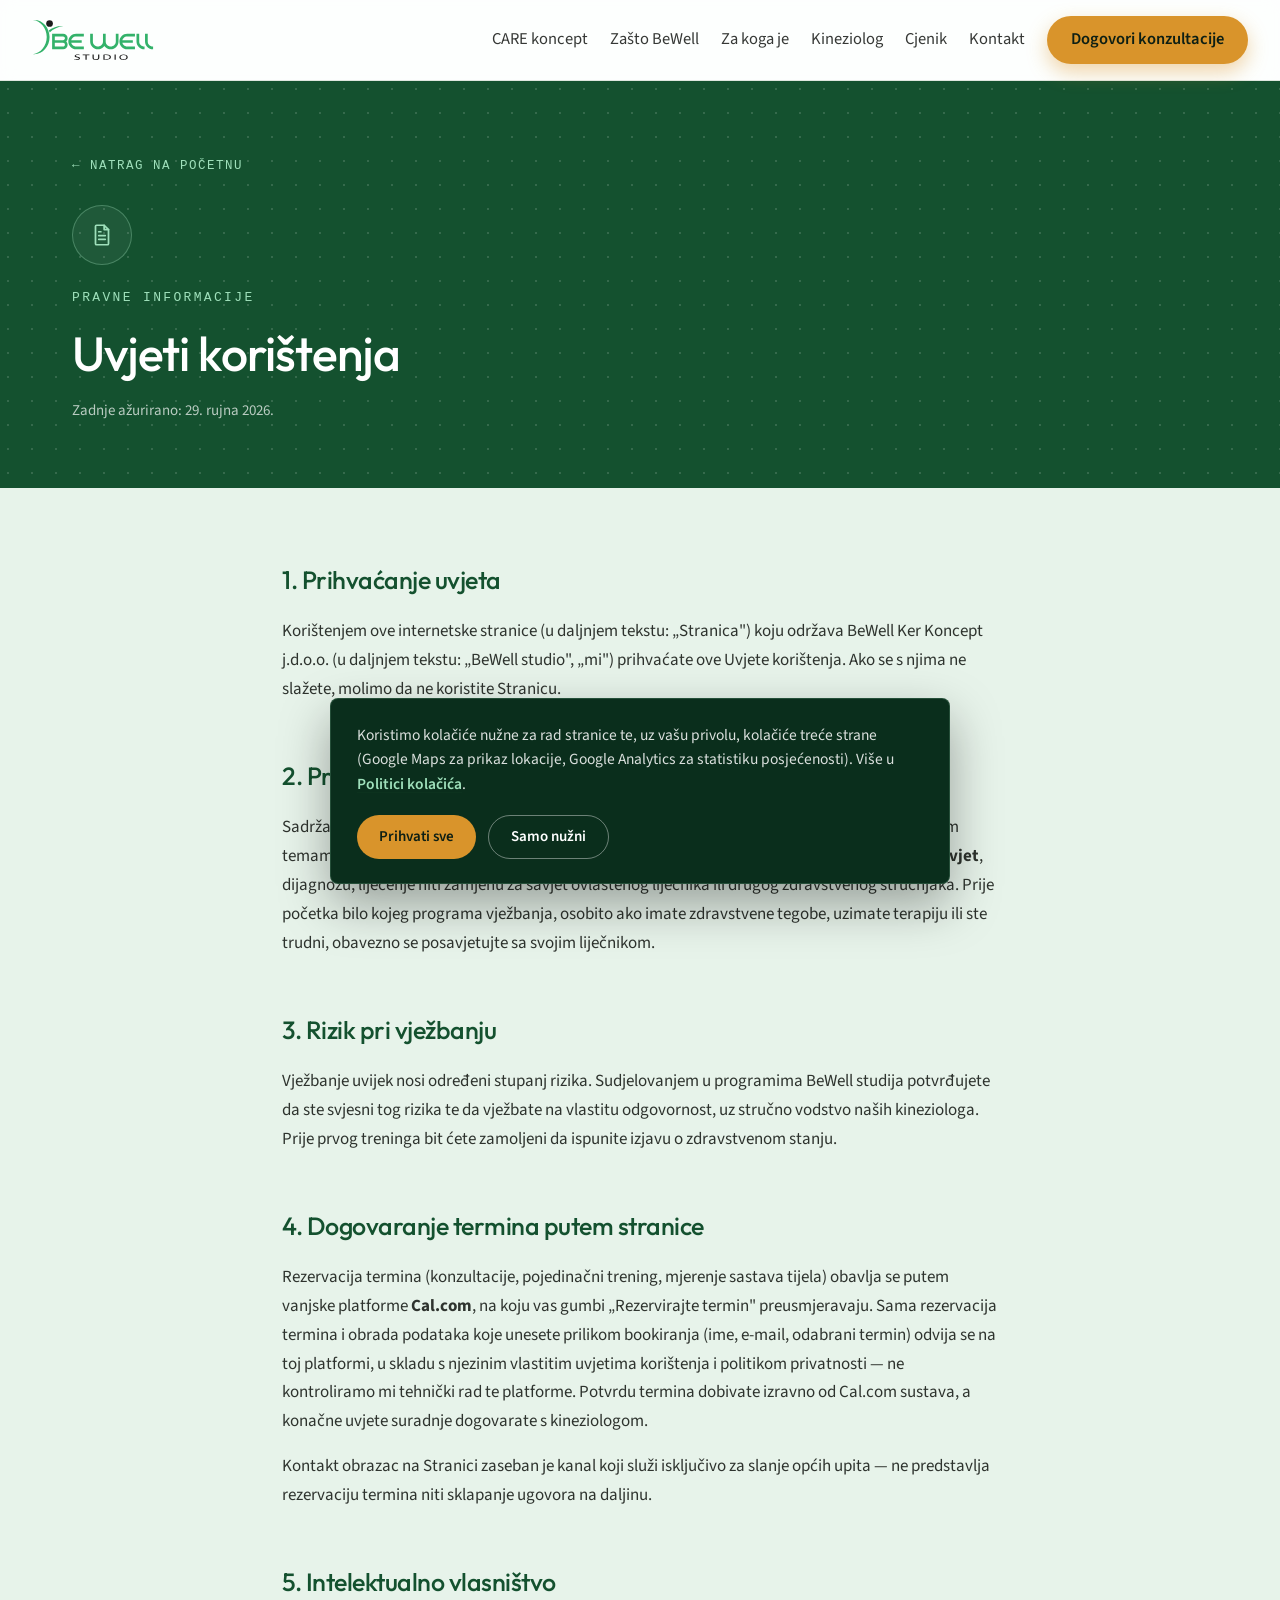
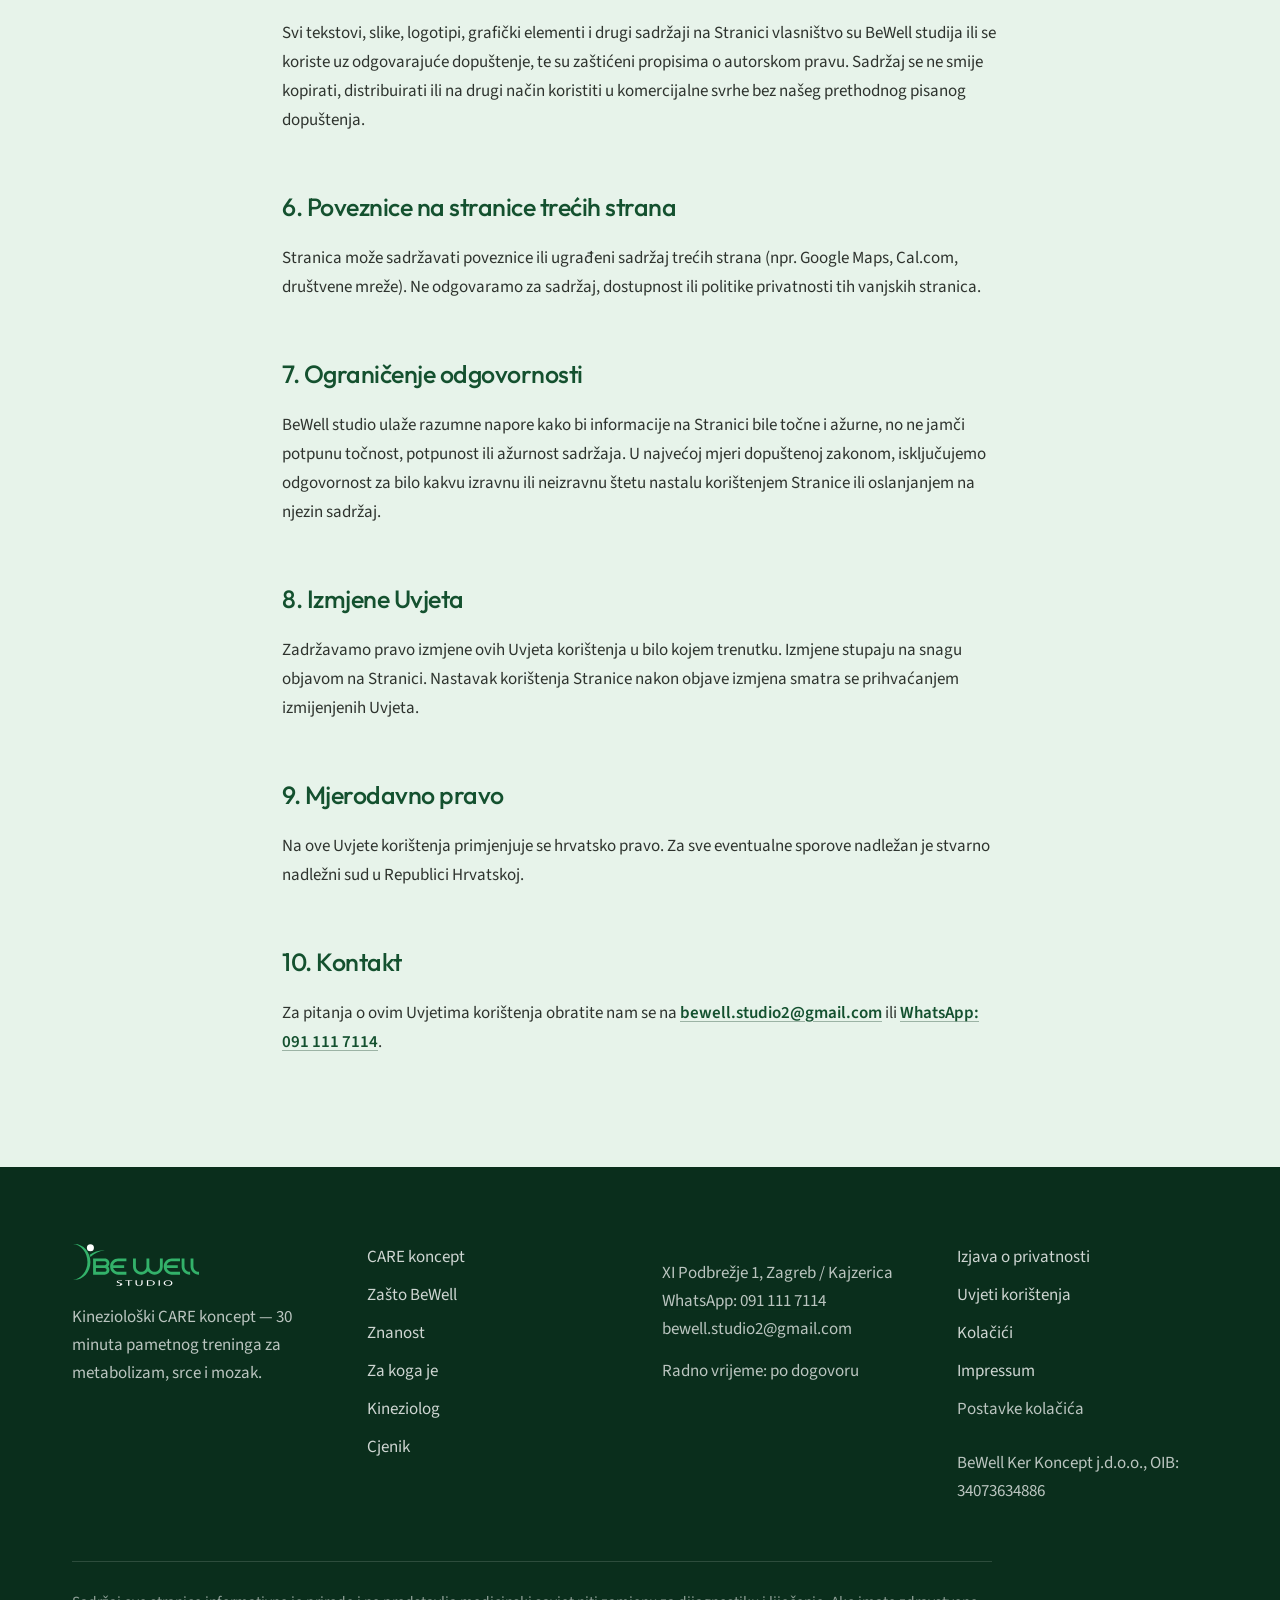
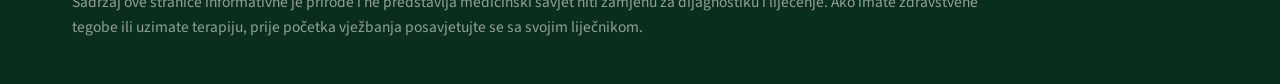
<file: uvjeti-koristenja.html>
<!DOCTYPE html>
<html lang="hr">
<head>
<meta charset="utf-8">
<meta name="viewport" content="width=device-width, initial-scale=1">
<title>Uvjeti korištenja | BeWell Studio</title>
<meta name="description" content="Uvjeti korištenja internetske stranice BeWell studija.">
<link rel="canonical" href="https://bewellstudio.eu/uvjeti-koristenja.html">
<meta property="og:type" content="website">
<meta property="og:locale" content="hr_HR">
<meta property="og:site_name" content="BeWell Studio">
<meta property="og:title" content="Uvjeti korištenja | BeWell Studio">
<meta property="og:description" content="Uvjeti korištenja internetske stranice BeWell studija.">
<meta property="og:url" content="https://bewellstudio.eu/uvjeti-koristenja.html">
<meta property="og:image" content="https://bewellstudio.eu/assets/hero.webp">
<meta name="twitter:card" content="summary_large_image">
<meta name="twitter:title" content="Uvjeti korištenja | BeWell Studio">
<meta name="twitter:description" content="Uvjeti korištenja internetske stranice BeWell studija.">
<meta name="twitter:image" content="https://bewellstudio.eu/assets/hero.webp">
<link rel="icon" href="assets/favicon.svg" type="image/svg+xml">
<link rel="icon" href="assets/favicon-32.png" sizes="32x32" type="image/png">
<link rel="apple-touch-icon" href="assets/apple-touch-icon.png">
<link rel="stylesheet" href="styles.css">
</head>
<body class="legal-page">

<nav class="nav" id="mainNav">
  <div class="nav-inner">
    <a href="index.html#pocetak" class="nav-logo">
      <span class="logo-wrap">
        <img class="ondark" src="assets/bewell-logo-ondark.svg" alt="BeWell studio">
        <img class="onlight" src="assets/bewell-logo-onlight.svg" alt="">
      </span>
    </a>
    <button class="nav-toggle" id="navToggle" aria-label="Otvori navigaciju" aria-expanded="false">
      <svg width="22" height="22" viewBox="0 0 24 24" fill="none" stroke-width="2" stroke-linecap="round"><line x1="3" y1="6" x2="21" y2="6"></line><line x1="3" y1="12" x2="21" y2="12"></line><line x1="3" y1="18" x2="21" y2="18"></line></svg>
    </button>
    <div class="nav-links" id="navLinks">
      <a href="index.html#care">CARE koncept</a>
      <a href="index.html#zasto">Zašto BeWell</a>
      <a href="index.html#za-koga">Za koga je</a>
      <a href="index.html#kineziolog">Kineziolog</a>
      <a href="index.html#cjenik">Cjenik</a>
      <a href="index.html#kontakt">Kontakt</a>
      <a href="index.html#rezervacija" class="pill-btn">Dogovori konzultacije</a>
    </div>
  </div>
</nav>

<section class="legal-hero">
  <div class="container legal-hero-inner">
    <a href="index.html" class="legal-back" data-reveal>← Natrag na početnu</a>
    <div class="legal-icon-badge" data-reveal>
      <svg width="26" height="26" viewBox="0 0 24 24" fill="none" stroke="currentColor" stroke-width="1.6" stroke-linecap="round" stroke-linejoin="round"><path d="M7 3h7l4 4v13a1 1 0 0 1-1 1H7a1 1 0 0 1-1-1V4a1 1 0 0 1 1-1z"></path><path d="M14 3v4h4"></path><path d="M9 12.5h6M9 16h6M9 9h2"></path></svg>
    </div>
    <p class="eyebrow" style="margin-top:22px" data-reveal>Pravne informacije</p>
    <h1 data-reveal>Uvjeti korištenja</h1>
    <p class="updated" data-reveal>Zadnje ažurirano: 29. rujna 2026.</p>
  </div>
</section>

<div class="container legal-content">

  <h2>1. Prihvaćanje uvjeta</h2>
  <p>Korištenjem ove internetske stranice (u daljnjem tekstu: „Stranica") koju održava BeWell Ker Koncept j.d.o.o. (u daljnjem tekstu: „BeWell studio", „mi") prihvaćate ove Uvjete korištenja. Ako se s njima ne slažete, molimo da ne koristite Stranicu.</p>

  <h2>2. Priroda sadržaja</h2>
  <p>Sadržaj Stranice, uključujući opise CARE koncepta, kineziološke metode i tekstove o zdravstvenim temama, isključivo je informativne i promotivne prirode. Sadržaj <strong>ne predstavlja medicinski savjet</strong>, dijagnozu, liječenje niti zamjenu za savjet ovlaštenog liječnika ili drugog zdravstvenog stručnjaka. Prije početka bilo kojeg programa vježbanja, osobito ako imate zdravstvene tegobe, uzimate terapiju ili ste trudni, obavezno se posavjetujte sa svojim liječnikom.</p>

  <h2>3. Rizik pri vježbanju</h2>
  <p>Vježbanje uvijek nosi određeni stupanj rizika. Sudjelovanjem u programima BeWell studija potvrđujete da ste svjesni tog rizika te da vježbate na vlastitu odgovornost, uz stručno vodstvo naših kineziologa. Prije prvog treninga bit ćete zamoljeni da ispunite izjavu o zdravstvenom stanju.</p>

  <h2>4. Dogovaranje termina putem stranice</h2>
  <p>Rezervacija termina (konzultacije, pojedinačni trening, mjerenje sastava tijela) obavlja se putem vanjske platforme <strong>Cal.com</strong>, na koju vas gumbi „Rezervirajte termin" preusmjeravaju. Sama rezervacija termina i obrada podataka koje unesete prilikom bookiranja (ime, e-mail, odabrani termin) odvija se na toj platformi, u skladu s njezinim vlastitim uvjetima korištenja i politikom privatnosti — ne kontroliramo mi tehnički rad te platforme. Potvrdu termina dobivate izravno od Cal.com sustava, a konačne uvjete suradnje dogovarate s kineziologom.</p>
  <p>Kontakt obrazac na Stranici zaseban je kanal koji služi isključivo za slanje općih upita — ne predstavlja rezervaciju termina niti sklapanje ugovora na daljinu.</p>

  <h2>5. Intelektualno vlasništvo</h2>
  <p>Svi tekstovi, slike, logotipi, grafički elementi i drugi sadržaji na Stranici vlasništvo su BeWell studija ili se koriste uz odgovarajuće dopuštenje, te su zaštićeni propisima o autorskom pravu. Sadržaj se ne smije kopirati, distribuirati ili na drugi način koristiti u komercijalne svrhe bez našeg prethodnog pisanog dopuštenja.</p>

  <h2>6. Poveznice na stranice trećih strana</h2>
  <p>Stranica može sadržavati poveznice ili ugrađeni sadržaj trećih strana (npr. Google Maps, Cal.com, društvene mreže). Ne odgovaramo za sadržaj, dostupnost ili politike privatnosti tih vanjskih stranica.</p>

  <h2>7. Ograničenje odgovornosti</h2>
  <p>BeWell studio ulaže razumne napore kako bi informacije na Stranici bile točne i ažurne, no ne jamči potpunu točnost, potpunost ili ažurnost sadržaja. U najvećoj mjeri dopuštenoj zakonom, isključujemo odgovornost za bilo kakvu izravnu ili neizravnu štetu nastalu korištenjem Stranice ili oslanjanjem na njezin sadržaj.</p>

  <h2>8. Izmjene Uvjeta</h2>
  <p>Zadržavamo pravo izmjene ovih Uvjeta korištenja u bilo kojem trenutku. Izmjene stupaju na snagu objavom na Stranici. Nastavak korištenja Stranice nakon objave izmjena smatra se prihvaćanjem izmijenjenih Uvjeta.</p>

  <h2>9. Mjerodavno pravo</h2>
  <p>Na ove Uvjete korištenja primjenjuje se hrvatsko pravo. Za sve eventualne sporove nadležan je stvarno nadležni sud u Republici Hrvatskoj.</p>

  <h2>10. Kontakt</h2>
  <p>Za pitanja o ovim Uvjetima korištenja obratite nam se na <a href="mailto:bewell.studio2@gmail.com">bewell.studio2@gmail.com</a> ili <a href="https://wa.me/385911117114" target="_blank" rel="noopener">WhatsApp: 091 111 7114</a>.</p>

</div>

<footer id="podnozje" class="site-footer">
  <div class="container">
    <div class="footer-grid">
      <div>
        <img src="assets/bewell-logo-ondark.svg" alt="BeWell studio">
        <p>Kineziološki CARE koncept — 30 minuta pametnog treninga za metabolizam, srce i mozak.</p>
      </div>
      <div class="footer-links">
        <a href="index.html#care">CARE koncept</a>
        <a href="index.html#zasto">Zašto BeWell</a>
        <a href="index.html#znanost">Znanost</a>
        <a href="index.html#za-koga">Za koga je</a>
        <a href="index.html#kineziolog">Kineziolog</a>
      <a href="index.html#cjenik">Cjenik</a>
      </div>
      <div style="font-size:17px">
        <p>XI Podbrežje 1, Zagreb / Kajzerica<br><a href="https://wa.me/385911117114" target="_blank" rel="noopener" style="color:inherit">WhatsApp: 091 111 7114</a><br>bewell.studio2@gmail.com</p>
        <p style="margin-top:14px">Radno vrijeme: po dogovoru</p>
      </div>
      <div class="footer-links">
        <a href="privatnost.html">Izjava o privatnosti</a>
        <a href="uvjeti-koristenja.html">Uvjeti korištenja</a>
        <a href="kolacici.html">Kolačići</a>
        <a href="impressum.html">Impressum</a>
        <button type="button" class="cookie-settings-btn" onclick="window.reopenCookieSettings && window.reopenCookieSettings()">Postavke kolačića</button>
        <p class="footer-oib">BeWell Ker Koncept j.d.o.o., OIB: 34073634886</p>
      </div>
    </div>
    <p class="footer-legal">Sadržaj ove stranice informativne je prirode i ne predstavlja medicinski savjet niti zamjenu za dijagnostiku i liječenje. Ako imate zdravstvene tegobe ili uzimate terapiju, prije početka vježbanja posavjetujte se sa svojim liječnikom.</p>
  </div>
</footer>

<script src="script.js"></script>
<script src="cookie-consent.js"></script>
</body>
</html>
</file>
<file: styles.css>
/* ===== Self-hosted fonts (no third-party request to Google Fonts) ===== */
@font-face {
  font-family: 'Outfit';
  font-style: normal;
  font-weight: 200 700;
  font-display: swap;
  src: url('assets/fonts/outfit-latin-ext.woff2') format('woff2');
  unicode-range: U+0100-02BA, U+02BD-02C5, U+02C7-02CC, U+02CE-02D7, U+02DD-02FF, U+0304, U+0308, U+0329, U+1D00-1DBF, U+1E00-1E9F, U+1EF2-1EFF, U+2020, U+20A0-20AB, U+20AD-20C0, U+2113, U+2C60-2C7F, U+A720-A7FF;
}
@font-face {
  font-family: 'Outfit';
  font-style: normal;
  font-weight: 200 700;
  font-display: swap;
  src: url('assets/fonts/outfit-latin.woff2') format('woff2');
  unicode-range: U+0000-00FF, U+0131, U+0152-0153, U+02BB-02BC, U+02C6, U+02DA, U+02DC, U+0304, U+0308, U+0329, U+2000-206F, U+20AC, U+2122, U+2191, U+2193, U+2212, U+2215, U+FEFF, U+FFFD;
}
@font-face {
  font-family: 'Source Sans 3';
  font-style: italic;
  font-weight: 300 700;
  font-display: swap;
  src: url('assets/fonts/source-sans-3-italic-latin-ext.woff2') format('woff2');
  unicode-range: U+0100-02BA, U+02BD-02C5, U+02C7-02CC, U+02CE-02D7, U+02DD-02FF, U+0304, U+0308, U+0329, U+1D00-1DBF, U+1E00-1E9F, U+1EF2-1EFF, U+2020, U+20A0-20AB, U+20AD-20C0, U+2113, U+2C60-2C7F, U+A720-A7FF;
}
@font-face {
  font-family: 'Source Sans 3';
  font-style: italic;
  font-weight: 300 700;
  font-display: swap;
  src: url('assets/fonts/source-sans-3-italic-latin.woff2') format('woff2');
  unicode-range: U+0000-00FF, U+0131, U+0152-0153, U+02BB-02BC, U+02C6, U+02DA, U+02DC, U+0304, U+0308, U+0329, U+2000-206F, U+20AC, U+2122, U+2191, U+2193, U+2212, U+2215, U+FEFF, U+FFFD;
}
@font-face {
  font-family: 'Source Sans 3';
  font-style: normal;
  font-weight: 300 700;
  font-display: swap;
  src: url('assets/fonts/source-sans-3-latin-ext.woff2') format('woff2');
  unicode-range: U+0100-02BA, U+02BD-02C5, U+02C7-02CC, U+02CE-02D7, U+02DD-02FF, U+0304, U+0308, U+0329, U+1D00-1DBF, U+1E00-1E9F, U+1EF2-1EFF, U+2020, U+20A0-20AB, U+20AD-20C0, U+2113, U+2C60-2C7F, U+A720-A7FF;
}
@font-face {
  font-family: 'Source Sans 3';
  font-style: normal;
  font-weight: 300 700;
  font-display: swap;
  src: url('assets/fonts/source-sans-3-latin.woff2') format('woff2');
  unicode-range: U+0000-00FF, U+0131, U+0152-0153, U+02BB-02BC, U+02C6, U+02DA, U+02DC, U+0304, U+0308, U+0329, U+2000-206F, U+20AC, U+2122, U+2191, U+2193, U+2212, U+2215, U+FEFF, U+FFFD;
}

/* ===== BeWell Studio — design tokens ===== */
:root {
  --dark-green: #14512F;
  --darker-green: #0A2E1C;
  --hero-green: #071D12;
  --light-bg: #E7F3EA;
  --bright-green: #33B26A;
  --pale-green: #9FE0BB;
  --muted-fill: rgba(51,178,106,.3);
  --ink: #131613;
  --ink-2: #2E332E;
  --muted-1: #4E554E;
  --muted-2: #414841;
  --muted-3: #5C645E;
  --border-light: #E3EAE3;
  --border-light-2: #DFE7DF;
  --border-dashed: #C4D0C4;
  --amber: #D9942B;
  --amber-label: #96631A;
  --white-70: rgba(255,255,255,.7);
  --white-78: rgba(255,255,255,.78);
  --white-82: rgba(255,255,255,.82);
  --cta: #D9942B;

  --font-heading: 'Outfit', system-ui, sans-serif;
  --font-body: 'Source Sans 3', system-ui, sans-serif;
  --font-mono: ui-monospace, SFMono-Regular, Menlo, monospace;
}

* { box-sizing: border-box; }
html { scroll-behavior: smooth; overflow-x: hidden; }
body {
  margin: 0;
  background: var(--light-bg);
  color: var(--ink);
  font-family: var(--font-body);
  font-size: 18px;
  line-height: 1.65;
  -webkit-font-smoothing: antialiased;
}
img { max-width: 100%; }
a { color: var(--dark-green); text-decoration-color: rgba(15,59,35,.35); text-underline-offset: 3px; }
a:hover { color: var(--bright-green); }
h1, h2, h3 { margin: 0; font-weight: 500; letter-spacing: -.02em; font-family: var(--font-heading); }
p { margin: 0; }
input, select, textarea, button { font: inherit; color: inherit; }
.eyebrow { font-family: var(--font-mono); font-size: 13px; letter-spacing: .18em; text-transform: uppercase; color: var(--dark-green); }
.container { max-width: 1200px; margin: 0 auto; padding: 0 32px; }
.pill-btn {
  display: inline-flex; align-items: center; min-height: 56px; padding: 0 34px;
  border-radius: 999px; background: var(--cta); color: #0D1F14; font-weight: 600;
  font-size: 18px; text-decoration: none; border: none; cursor: pointer;
  transition: filter .2s ease;
}
.pill-btn:hover { filter: brightness(1.07); color: #0D1F14; }
.pill-btn--outline {
  display: inline-flex; align-items: center; min-height: 56px; padding: 0 30px;
  border-radius: 999px; border: 1.5px solid rgba(255,255,255,.5); color: #fff;
  font-size: 18px; text-decoration: none; transition: background .2s ease, border-color .2s ease;
}
.pill-btn--outline:hover { background: rgba(255,255,255,.1); color: #fff; border-color: #fff; }

/* ===== Reveal / parallax ===== */
[data-reveal] {
  opacity: 0; transform: translateY(40px); filter: blur(13px);
  transition: opacity .9s cubic-bezier(.2,.7,.3,1), transform .9s cubic-bezier(.2,.7,.3,1), filter .9s cubic-bezier(.2,.7,.3,1);
}
[data-reveal].is-visible { opacity: 1; transform: none; filter: none; }
@media (prefers-reduced-motion: reduce) {
  [data-reveal] { opacity: 1 !important; transform: none !important; filter: none !important; transition: none !important; }
}
[data-parallax] {
  position: absolute; left: 0; right: 0; top: -8%; height: 116%;
  background-size: cover; background-repeat: no-repeat; will-change: transform;
}
.media-crop { position: relative; overflow: hidden; border-radius: 4px; }

/* ===== Nav ===== */
.nav {
  position: sticky; top: 0; z-index: 60; background: transparent; border-bottom: 1px solid transparent;
  backdrop-filter: saturate(140%) blur(8px); transition: background .35s ease, border-color .35s ease;
}
.nav.scrolled { background: rgba(255,255,255,.92); border-bottom-color: var(--border-light-2); }
.nav-inner { display: flex; align-items: center; gap: 32px; padding: 16px 32px; }
.nav-logo { display: flex; align-items: center; flex: none; text-decoration: none; }
.nav-logo .logo-wrap { position: relative; display: block; height: 42px; }
.nav-logo img { height: 42px; width: auto; display: block; transition: opacity .35s ease; }
.nav-logo .onlight { position: absolute; left: 0; top: 0; opacity: 0; }
.nav.scrolled .nav-logo .ondark { opacity: 0; }
.nav.scrolled .nav-logo .onlight { opacity: 1; }
.nav-toggle {
  display: none; flex: none; width: 44px; height: 44px; margin-left: auto; border: none;
  background: transparent; border-radius: 8px; cursor: pointer; align-items: center; justify-content: center;
}
.nav-toggle:hover { background: rgba(0,0,0,.06); }
.nav-toggle svg { stroke: #fff; transition: stroke .35s ease; }
.nav.scrolled .nav-toggle svg { stroke: var(--ink); }
.nav-links { flex: 1; display: flex; justify-content: flex-end; align-items: center; gap: 22px; row-gap: 12px; flex-wrap: wrap; }
.nav-links a:not(.pill-btn) {
  font-size: 16.5px; text-decoration: none; color: #fff; opacity: .85; transition: color .35s ease, opacity .35s ease;
}
.nav.scrolled .nav-links a:not(.pill-btn) { color: var(--ink); }
.nav-links a:not(.pill-btn):hover { opacity: 1; text-decoration: underline; text-underline-offset: 7px; text-decoration-thickness: 1.5px; }
.nav-links .pill-btn { min-height: 48px; padding: 0 24px; font-size: 16.5px; box-shadow: 0 8px 20px rgba(217,148,43,.4); }

@media (max-width: 780px) {
  .nav-toggle { display: flex !important; }
  .nav-links { display: none !important; }
  .nav-links.open {
    display: flex !important; position: absolute; left: 0; right: 0; top: 100%;
    flex-direction: column; align-items: flex-start; gap: 16px;
    background: #fff; padding: 24px 32px 30px; box-shadow: 0 16px 30px rgba(10,40,25,.16);
    border-bottom: 1px solid var(--border-light-2);
  }
  .nav-links.open a:not(.pill-btn) { color: var(--ink) !important; opacity: 1 !important; }
  .nav-links.open .pill-btn { margin-top: 6px; }
}

/* ===== Hero ===== */
.hero {
  position: relative; min-height: 88vh; display: flex; align-items: flex-end;
  background: var(--dark-green); overflow: hidden; margin-top: -79px; padding-top: 79px;
}
.hero-photo { background-image: url('assets/hero.webp'); background-position: 78% 45%; }
.hero-scrim-1 { position: absolute; inset: 0; background: linear-gradient(100deg, rgba(7,29,18,.95) 0%, rgba(8,33,21,.9) 34%, rgba(9,38,24,.6) 60%, rgba(10,46,28,.18) 100%); }
.hero-scrim-2 { position: absolute; inset: 0; background: linear-gradient(to top, rgba(7,29,18,.5) 0%, rgba(7,29,18,.06) 28%, rgba(7,29,18,0) 52%); }
.hero-scrim-3 { position: absolute; left: 0; right: 0; top: 0; height: 200px; background: linear-gradient(to bottom, rgba(7,29,18,.8) 0, rgba(7,29,18,.6) 100px, rgba(7,29,18,0) 200px); }
.hero-inner { position: relative; width: 100%; padding: 120px 32px 132px; }
.hero-kicker { font-family: var(--font-mono); font-size: 13px; letter-spacing: .18em; text-transform: uppercase; color: var(--pale-green); margin-bottom: 26px; }
.hero h1 { font-size: clamp(42px,5.2vw,82px); line-height: 1.06; letter-spacing: -.015em; color: #fff; max-width: 16em; }
.hero h1 .accent { color: var(--pale-green); }
.hero-lead { margin-top: 30px; max-width: 640px; font-size: 21px; line-height: 1.6; color: #fff; }
.hero-ctas { margin-top: 44px; display: flex; gap: 16px; flex-wrap: wrap; }

/* ===== Stat strip ===== */
.stat-strip-wrap { position: relative; z-index: 5; }
.stat-strip {
  margin-top: -74px; background: #fff; border-radius: 6px; box-shadow: 0 26px 60px rgba(10,40,25,.18);
  display: grid; grid-template-columns: repeat(auto-fit,minmax(210px,1fr));
}
.stat-strip > div { padding: 34px 30px; border-right: 1px solid var(--border-light); }
.stat-strip > div:last-child { border-right: none; }
.stat-strip svg { stroke: var(--dark-green); }
.stat-num { margin-top: 16px; font-family: var(--font-heading); font-size: 32px; line-height: 1.1; color: var(--dark-green); }
.stat-cap { margin-top: 6px; font-size: 16.5px; color: var(--muted-1); }

/* ===== generic section ===== */
section { scroll-margin-top: 96px; }
.section-pad { padding: 118px 0 120px; }
.section-pad--sm { padding: 110px 0 118px; }
.bg-white { background: #fff; }

/* ===== O nama ===== */
.two-col { display: grid; grid-template-columns: repeat(auto-fit,minmax(340px,1fr)); gap: 72px; align-items: center; }
.two-col h2, .section-head h2 { margin-top: 22px; font-size: clamp(34px,3.6vw,52px); line-height: 1.12; letter-spacing: -.01em; max-width: 16em; }
.two-col p.body { margin-top: 28px; font-size: 19px; color: var(--ink-2); }
.two-col p.body + p.body { margin-top: 20px; }
.pull-quote {
  margin: 40px 0 0; padding-left: 26px; border-left: 2px solid var(--bright-green);
  font-family: var(--font-body); font-style: italic; font-weight: 300; font-size: 27px; line-height: 1.35; color: var(--dark-green);
}
.aspect-4-3 { aspect-ratio: 4/3; }
.aspect-5-6 { aspect-ratio: 5/6; }
.aspect-7-5 { aspect-ratio: 7/5; }
.aspect-4-5 { aspect-ratio: 4/5; }

/* ===== Zasto / 3 pillars ===== */
.section-head { max-width: 760px; }
.section-head .sub { margin-top: 18px; font-size: 21px; color: var(--muted-1); }
.pillars { margin-top: 64px; display: grid; grid-template-columns: repeat(auto-fit,minmax(300px,1fr)); gap: 28px; }
.pillar-card { position: relative; padding: 40px 34px 44px; background: var(--light-bg); border-radius: 4px; overflow: hidden; }
.pillar-num { position: absolute; right: 18px; top: -6px; font-family: var(--font-heading); font-size: 150px; line-height: 1; color: rgba(15,59,35,.06); }
.pillar-icon { position: relative; width: 84px; height: 84px; }
.pillar-icon svg { position: absolute; inset: 0; width: 100%; height: 100%; }
.pillar-card h3 { position: relative; margin-top: 24px; font-size: 29px; line-height: 1.2; color: var(--dark-green); }
.pillar-card p { position: relative; margin-top: 16px; font-size: 17.5px; color: var(--muted-2); }
.pillar-card p + p { margin-top: 10px; }
.pillar-more { margin-top: 44px; font-size: 18px; }
.pillar-more a { font-weight: 600; }

/* ===== Pillar icon accents: subtle looping motion ===== */
.icon-accent { transform-box: fill-box; transform-origin: 50% 50%; }

/* Icon 01: draw arrow 1, draw arrow 2, spin together x2, fade out one then the other */
.icon-arrows-spin { transform-box: fill-box; transform-origin: 50% 50%; animation: iconArrowsSpin 8s cubic-bezier(.45,0,.25,1) infinite; }
@keyframes iconArrowsSpin {
  0%, 42%   { transform: rotate(0deg); }
  80%, 100% { transform: rotate(720deg); }
}
.icon-arrow1-wipe { transform-box: view-box; transform-origin: 225px 312.5px; animation: iconArrow1Wipe 8s cubic-bezier(.4,0,.3,1) infinite; }
.icon-arrow2-wipe { transform-box: view-box; transform-origin: 255px 167.5px; animation: iconArrow2Wipe 8s cubic-bezier(.4,0,.3,1) infinite; }
@keyframes iconArrow1Wipe { 0%, 4%  { transform: scaleX(0); } 20% { transform: scaleX(1); } 100% { transform: scaleX(1); } }
@keyframes iconArrow2Wipe { 0%, 22% { transform: scaleX(0); } 40% { transform: scaleX(1); } 100% { transform: scaleX(1); } }
.icon-arrow1-fade { animation: iconArrow1Fade 8s linear infinite; }
.icon-arrow2-fade { animation: iconArrow2Fade 8s linear infinite; }
@keyframes iconArrow1Fade { 0%, 80% { opacity: 1; } 88%, 100% { opacity: 0; } }
@keyframes iconArrow2Fade { 0%, 88% { opacity: 1; } 98%, 100% { opacity: 0; } }

.icon-pulse-reveal { transform-box: view-box; transform-origin: 0 0; animation: iconPulseReveal 7s cubic-bezier(.45,0,.25,1) infinite; }
.icon-pulse-erase { transform-box: view-box; transform-origin: 0 0; animation: iconPulseErase 7s cubic-bezier(.45,0,.25,1) infinite; }
@keyframes iconPulseReveal {
  0%, 8% { transform: scaleX(0); }
  45%    { transform: scaleX(1); }
  100%   { transform: scaleX(1); }
}
@keyframes iconPulseErase {
  0%, 65% { transform: scaleX(0); }
  95%     { transform: scaleX(1); }
  100%    { transform: scaleX(1); }
}

.icon-ring { animation: iconRingDraw 6.5s cubic-bezier(.4,0,.3,1) infinite; }
.icon-check { animation: iconCheckDraw 6.5s cubic-bezier(.5,0,.4,1) infinite; }
.icon-ringcheck-fade { animation: iconRingCheckFade 6.5s linear infinite; }
@keyframes iconRingDraw { 0%, 8% { stroke-dashoffset: 528; } 42% { stroke-dashoffset: 0; } 100% { stroke-dashoffset: 0; } }
@keyframes iconCheckDraw { 0%, 24% { stroke-dashoffset: 212; } 48% { stroke-dashoffset: 0; } 100% { stroke-dashoffset: 0; } }
@keyframes iconRingCheckFade { 0%, 10% { opacity: 0; } 20%, 76% { opacity: 1; } 94%, 100% { opacity: 0; } }

@media (prefers-reduced-motion: reduce) {
  .pillar-icon .icon-accent,
  .pillar-icon .icon-arrows-spin, .pillar-icon .icon-arrow1-wipe, .pillar-icon .icon-arrow2-wipe,
  .pillar-icon .icon-arrow1-fade, .pillar-icon .icon-arrow2-fade,
  .pillar-icon .icon-pulse-reveal,
  .pillar-icon .icon-ring, .pillar-icon .icon-check, .pillar-icon .icon-ringcheck-fade {
    animation: none !important;
    opacity: 1 !important;
    transform: none !important;
    stroke-dashoffset: 0 !important;
  }
  .pillar-icon .icon-pulse-erase {
    animation: none !important;
    transform: scaleX(0) !important;
  }
}

@keyframes dynGreenFade { 0%,8.3% { opacity: 0; } 16.6%,62.5% { opacity: 1; } 69%,100% { opacity: 0; } }
@keyframes dynLineDraw { 0%,16.6% { stroke-dashoffset: 2600; } 50%,69% { stroke-dashoffset: 0; } 100% { stroke-dashoffset: -2600; } }

/* ===== CARE section ===== */
.care-section { position: relative; padding: 118px 0 124px; background: var(--darker-green); color: #fff; }
.care-watermark {
  position: absolute; inset: 0; display: flex; align-items: center; justify-content: center;
  pointer-events: none; overflow: hidden;
}
.care-watermark span { font-family: var(--font-heading); font-size: min(30vw,420px); line-height: 1; letter-spacing: .06em; color: rgba(255,255,255,.035); white-space: nowrap; }
.care-inner { position: relative; }
.care-lede { max-width: 820px; }
.care-lede .eyebrow { color: var(--pale-green); }
.care-lede h2 { margin-top: 22px; font-size: clamp(36px,4.2vw,60px); line-height: 1.1; letter-spacing: -.015em; }
.care-lede h2 .accent { color: var(--pale-green); }
.care-lede p { margin-top: 28px; font-size: 19.5px; color: var(--white-82); }
.care-lede p + p { margin-top: 20px; }

.care-combo-badges { margin-top: 24px; display: flex; align-items: center; gap: 14px; flex-wrap: wrap; }
.combo-badge { display: inline-flex; align-items: center; padding: 10px 22px; border-radius: 999px; background: rgba(255,255,255,.07); border: 1px solid rgba(159,224,187,.32); color: #fff; font-weight: 600; font-size: 15.5px; }
.combo-plus { font-family: var(--font-heading); font-size: 22px; color: var(--pale-green); }

.care-more-toggle {
  margin-top: 32px; display: inline-flex; align-items: center; gap: 12px; min-height: 48px; padding: 0 26px;
  border-radius: 999px; border: 1.5px solid rgba(255,255,255,.35); background: transparent; color: #fff;
  font-size: 17px; font-weight: 600; cursor: pointer; font-family: inherit; transition: background .2s ease, border-color .2s ease;
}
.care-more-toggle:hover { background: rgba(255,255,255,.1); border-color: #fff; }
.care-more-detail { display: none; margin-top: 36px; max-width: 720px; padding-top: 32px; border-top: 1px solid rgba(159,224,187,.22); }
.care-more-detail.open { display: block; }
.care-more-detail h3 { font-size: 24px; color: #fff; }
.care-more-detail p { margin-top: 14px; font-size: 18px; color: rgba(255,255,255,.82); }
.care-more-detail p + p { margin-top: 10px; }
.care-more-detail ul { margin-top: 18px; padding-left: 0; list-style: none; }
.care-more-detail li { margin-top: 9px; font-size: 18px; color: #fff; font-weight: 500; }

.care-more-questions { margin-top: 28px !important; display: flex; flex-direction: column; gap: 12px; }
.care-more-questions li {
  margin-top: 0; padding-left: 32px; position: relative;
  font-family: var(--font-heading); font-size: clamp(19px,2.4vw,25px); font-weight: 500; line-height: 1.3;
  color: var(--pale-green);
}
.care-more-questions li::before { content: "→"; position: absolute; left: 0; color: var(--bright-green); }
.care-more-answer {
  margin-top: 30px !important; padding-top: 24px; border-top: 1px solid rgba(159,224,187,.22);
  font-family: var(--font-heading) !important; font-size: clamp(22px,2.8vw,29px) !important;
  font-weight: 500; line-height: 1.3; color: #fff !important;
}
.care-more-answer .accent { color: var(--pale-green); }

.care-callout { margin-top: 20px !important; padding: 20px 24px; border-radius: 4px; background: rgba(51,178,106,.1); border-left: 3px solid var(--bright-green); font-size: 18px !important; line-height: 1.6; color: #fff !important; font-weight: 500; }

.data-card { margin-top: 56px; padding: 34px 36px; border: 1px solid rgba(159,224,187,.28); border-radius: 4px; max-width: 820px; }
.data-card .eyebrow { color: var(--pale-green); font-size: 12.5px; letter-spacing: .16em; }
.data-card .stat-line { margin-top: 14px; font-family: var(--font-heading); font-size: 31px; line-height: 1.25; }
.data-card .stat-line .amber { color: #F2C173; }
.gauge-track { margin-top: 26px; height: 14px; border-radius: 999px; background: rgba(255,255,255,.12); position: relative; overflow: hidden; }
.gauge-fill { position: absolute; left: 0; top: 0; bottom: 0; width: 0; border-radius: 999px; background: linear-gradient(90deg,#33B26A,#D9942B); transition: width 1.4s cubic-bezier(.25,.1,.25,1) .3s; }
.data-card.is-visible .gauge-fill { width: 30%; }
@media (prefers-reduced-motion: reduce) {
  .gauge-fill { transition: none !important; width: 30% !important; }
}
.gauge-labels { margin-top: 10px; display: flex; justify-content: space-between; font-family: var(--font-mono); font-size: 12.5px; color: rgba(255,255,255,.6); }
.gauge-labels .amber { color: #F2C173; }

.phase-intro { margin-top: 72px; font-size: 19.5px; color: rgba(255,255,255,.72); }
.phase-rail {
  position: sticky; top: 90px; z-index: 20; margin-top: 28px; display: flex; flex-wrap: wrap; gap: 8px;
  padding: 10px; max-width: 100%; border-radius: 999px; background: rgba(7,29,18,.72);
  backdrop-filter: blur(10px); border: 1px solid rgba(159,224,187,.18); width: fit-content;
}
.phase-rail span { display: flex; align-items: center; gap: 10px; padding: 8px 18px; border-radius: 999px; font-size: 16px; font-weight: 600; color: rgba(255,255,255,.55); transition: background .4s ease, color .4s ease; }
.phase-rail span b { font-family: var(--font-heading); font-size: 19px; }
.phase-rail span.active { background: var(--bright-green); color: #0D1F14; }
@media (max-width: 640px) {
  .phase-rail { display: grid !important; grid-template-columns: 1fr 1fr !important; width: 100% !important; border-radius: 30px !important; gap: 10px !important; }
  .phase-rail span { justify-content: center !important; }
}

.care-rows { margin-top: 28px; display: grid; grid-template-columns: 1fr; gap: 4px; }
.care-row { position: relative; padding: 56px 0; border-top: 1px solid rgba(159,224,187,.22); }
.care-row-inner { display: flex; gap: 26px; align-items: flex-start; flex-wrap: wrap; }
.care-badge {
  flex: none; width: 76px; height: 76px; border-radius: 50%; border: 1.5px solid var(--bright-green);
  background: rgba(51,178,106,.1); display: flex; align-items: center; justify-content: center;
  font-family: var(--font-heading); font-size: 38px; color: var(--pale-green);
}
.care-row-body { flex: 1; min-width: 240px; }
.care-row-body h3 { font-size: 31px; line-height: 1.2; }
.care-row-body h3 .accent { font-family: var(--font-body); font-style: italic; font-weight: 300; color: var(--bright-green); font-size: 23px; letter-spacing: 0; }
.care-row-body p { margin-top: 14px; font-size: 18px; color: rgba(255,255,255,.78); }
.care-row-body p + p { margin-top: 16px; }
.care-row-body p strong { color: #fff; font-weight: 600; }
.care-row-photo { margin-top: 22px; border-radius: 3px; overflow: hidden; position: relative; }

.timeline-card { margin-top: 72px; padding: 34px 36px; border-radius: 4px; background: rgba(255,255,255,.045); }
.timeline-card .eyebrow { color: var(--pale-green); font-size: 12.5px; letter-spacing: .16em; }
.timeline-card .lead { margin-top: 12px; font-size: 18px; color: rgba(255,255,255,.78); }
.timeline-bar { margin-top: 22px; position: relative; display: flex; height: 44px; border-radius: 3px; overflow: hidden; }
.timeline-bar .dyn { flex: 2; background: rgba(51,178,106,.3); }
.timeline-bar .iso { flex: 3; background: var(--bright-green); }
.timeline-bar .rest { flex: 1.4; background: rgba(255,255,255,.14); }
.timeline-bar .stretch { flex: 2; background: rgba(217,148,43,.7); }
.timeline-wipe {
  position: absolute; inset: 0; background: linear-gradient(to left, transparent 0%, var(--dark-green) 6%, var(--dark-green) 100%);
  transform-origin: right center; transform: scaleX(1); transition: transform 2.2s cubic-bezier(.4,0,.2,1);
}
.timeline-wipe.revealed { transform: scaleX(0); }
.timeline-legend { margin-top: 14px; display: flex; gap: 26px; flex-wrap: wrap; font-size: 15.5px; color: rgba(255,255,255,.7); }
.timeline-legend span { display: flex; align-items: center; gap: 9px; transition: color .35s ease, font-weight .35s ease; }
.timeline-legend span.lit { color: #fff; font-weight: 600; }
.timeline-legend .swatch { width: 12px; height: 12px; border-radius: 2px; display: block; }
.timeline-legend .swatch.dyn { background: rgba(51,178,106,.3); }
.timeline-legend .swatch.iso { background: var(--bright-green); }
.timeline-legend .swatch.rest { background: rgba(255,255,255,.14); }
.timeline-legend .swatch.stretch { background: rgba(217,148,43,.7); }

.care-cta { margin-top: 56px; }

/* ===== Znanost ===== */
.znanost-cards { margin-top: 52px; display: grid; grid-template-columns: repeat(auto-fit,minmax(280px,1fr)); gap: 24px; }
.znanost-card { container-type: inline-size; padding: 30px 30px 34px; background: var(--light-bg); border-radius: 4px; }
.znanost-card.dark { background: var(--dark-green); color: #fff; }
.znanost-card .label { font-family: var(--font-mono); font-size: 12.5px; letter-spacing: .14em; text-transform: uppercase; color: var(--muted-3); }
.znanost-card.dark .label { color: var(--pale-green); }
.znanost-visual { display: flex; flex-direction: column; align-items: flex-start; gap: 8px; margin: 16px 0 18px; }
.znanost-card svg.brain { display: block; flex: none; width: 100%; max-width: 121px; height: auto; }
.znanost-card svg.line { display: block; width: 100%; height: auto; }
.znanost-card .caption { margin-top: 0; font-size: 17px; color: var(--muted-2); }
.znanost-card.dark .caption { color: var(--white-82); }

@container (min-width: 480px) {
  .znanost-visual { flex-direction: row; align-items: center; gap: 32px; margin: 20px 0 22px; }
  .znanost-card svg.brain { width: 132px; max-width: 132px; }
  .znanost-card svg.line { flex: 1; width: auto; min-width: 0; }
}
.znanost-footnote { margin-top: 14px; font-family: var(--font-mono); font-size: 12px; letter-spacing: .1em; color: var(--muted-3); }

.science-toggle {
  margin-top: 44px; display: inline-flex; align-items: center; gap: 12px; min-height: 48px; padding: 0 26px;
  border-radius: 999px; border: 1.5px solid rgba(15,59,35,.35); background: transparent; color: var(--dark-green);
  font-size: 17px; font-weight: 600; cursor: pointer; transition: background .2s ease, color .2s ease, border-color .2s ease;
}
.science-toggle:hover { background: var(--dark-green); color: #fff; border-color: var(--dark-green); }
.science-detail { display: none; margin-top: 44px; max-width: 780px; border-top: 1px solid var(--border-light-2); padding-top: 44px; }
.science-detail.open { display: block; }
.science-item { display: flex; gap: 26px; align-items: flex-start; }
.science-item + .science-item { margin-top: 40px; }
.science-item .num { flex: none; font-family: var(--font-heading); font-size: 44px; line-height: 1; color: #1E7A46; }
.science-item h3 { font-size: 28px; line-height: 1.22; color: var(--dark-green); }
.science-item p { margin-top: 14px; font-size: 18px; color: var(--ink-2); }
.science-item p + p { margin-top: 14px; }

/* ===== Za koga ===== */
.za-koga-grid { margin-top: 56px; display: grid; grid-template-columns: repeat(auto-fit,minmax(280px,1fr)); gap: 28px; }
.za-koga-card { background: #fff; border-radius: 4px; overflow: hidden; }
.za-koga-card .body { padding: 28px 28px 34px; }
.za-koga-card h3 { font-size: 27px; color: var(--dark-green); }
.za-koga-card p { margin-top: 12px; font-size: 17.5px; color: var(--muted-2); }

/* ===== Kako počinjete ===== */
.steps-grid { margin-top: 60px; display: grid; grid-template-columns: repeat(auto-fit,minmax(260px,1fr)); gap: 36px; }
.step { padding-top: 30px; border-top: 2px dashed var(--border-dashed); }
.step .num { font-family: var(--font-mono); font-size: 14px; letter-spacing: .16em; color: var(--amber-label); }
.step h3 { margin-top: 16px; font-size: 29px; line-height: 1.2; color: var(--dark-green); }
.step p { margin-top: 12px; font-size: 17.5px; color: var(--muted-2); }
.steps-cta { margin-top: 52px; }

/* ===== Kineziolog ===== */
.kineziolog-name { margin-top: 26px; font-size: 21px; font-weight: 600; color: var(--dark-green); }
.kineziolog-bio { margin-top: 14px; font-size: 19px; color: var(--ink-2); }
.kineziolog-bio + .kineziolog-bio { margin-top: 12px; }
.kineziolog-bio .note { color: var(--muted-3); font-size: 16px; }
.badges { margin-top: 32px; display: flex; flex-wrap: wrap; gap: 10px; }
.badges span { padding: 9px 18px; border-radius: 999px; border: 1px solid var(--border-dashed); font-size: 16px; color: var(--ink-2); }

/* ===== Cjenik ===== */
.price-standalone {
  margin-top: 56px; padding: 30px 34px; display: flex; align-items: center; justify-content: space-between;
  gap: 24px; flex-wrap: wrap; background: var(--light-bg); border-radius: 4px;
}
.price-standalone + .price-standalone { margin-top: 16px; }
.price-standalone h3 { font-size: 23px; color: var(--dark-green); }
.price-standalone p { margin-top: 8px; font-size: 16.5px; color: var(--muted-2); max-width: 46em; }
.price-tag { margin-top: 0 !important; font-family: var(--font-heading); font-size: 34px !important; color: var(--dark-green) !important; font-weight: 500; flex: none; text-align: right; }
.price-date { display: block; margin-top: 4px; font-family: var(--font-body); font-size: 12.5px; font-weight: 400; color: var(--muted-3); }
.price-standalone-right { flex: none; text-align: right; }
.price-book-link { display: inline-block; margin-top: 10px; font-size: 14.5px; font-weight: 600; color: var(--dark-green); text-decoration: none; }
.price-book-link:hover { text-decoration: underline; text-underline-offset: 4px; }
.price-group-label { margin-top: 44px; font-size: 19px; font-weight: 600; color: var(--dark-green); }
.price-group-note { margin-top: 6px; font-size: 16px; color: var(--muted-1); max-width: 56em; }
.price-grid { margin-top: 24px; display: grid; grid-template-columns: repeat(auto-fit,minmax(300px,1fr)); gap: 24px; }
.price-card { padding: 32px 32px 8px; background: var(--light-bg); border-radius: 4px; }
.price-card-label { font-family: var(--font-heading); font-size: 22px; color: var(--dark-green); }
.price-list { margin-top: 20px; padding-left: 0; list-style: none; }
.price-list li { display: flex; align-items: flex-start; justify-content: space-between; gap: 14px; padding: 16px 0; border-top: 1px solid var(--border-light); font-size: 16.5px; color: var(--ink-2); }
.price-list .price { flex: none; text-align: right; font-family: var(--font-heading); font-size: 19px; color: var(--dark-green); font-weight: 500; }
.price-list .price .price-date { font-size: 11px; margin-top: 2px; }
.price-footnote { margin-top: 20px; font-size: 15px; color: var(--muted-1); max-width: 60em; }
.price-anchor-note { color: var(--muted-3); }
.price-anchor-note a { color: var(--dark-green); }
.price-cta { margin-top: 40px; }

/* ===== Rezervacija CTA ===== */
.cta-section { padding: 112px 0; background: var(--dark-green); color: #fff; text-align: center; }
.cta-inner { max-width: 820px; margin: 0 auto; padding: 0 32px; }
.cta-inner h2 { font-size: clamp(38px,4.6vw,64px); line-height: 1.08; letter-spacing: -.015em; }
.cta-inner h2 .accent { color: var(--pale-green); }
.cta-inner p { margin-top: 24px; font-size: 20px; color: var(--white-82); }
.cta-buttons { margin-top: 40px; display: flex; gap: 16px; justify-content: center; flex-wrap: wrap; }
.cta-buttons .pill-btn { box-shadow: 0 14px 30px rgba(0,0,0,.2); }

/* ===== Kontakt ===== */
.kontakt-grid { margin-top: 56px; display: grid; grid-template-columns: repeat(auto-fit,minmax(330px,1fr)); gap: 56px; align-items: start; }
.form-field { display: flex; flex-direction: column; gap: 8px; font-size: 16.5px; font-weight: 600; color: var(--ink-2); }
.form-field input[type="text"], .form-field input[type="email"], .form-field input[type="tel"], .form-field select {
  min-height: 52px; padding: 0 16px; border: 1.5px solid #D3DDD3; border-radius: 3px; background: var(--light-bg); font-weight: 400; font-size: 18px;
}
.form-field textarea { padding: 14px 16px; border: 1.5px solid #D3DDD3; border-radius: 3px; background: var(--light-bg); font-weight: 400; font-size: 18px; resize: vertical; }
.form-field input:focus, .form-field select:focus, .form-field textarea:focus { outline: none; border-color: var(--dark-green); background: #fff; }
.contact-form { display: flex; flex-direction: column; gap: 20px; }
.contact-form.hidden { display: none; }
.consent-field { display: flex; gap: 12px; align-items: flex-start; font-size: 16.5px; color: var(--ink-2); line-height: 1.5; font-weight: 400; }
.consent-field input { width: 22px; height: 22px; margin-top: 3px; accent-color: var(--dark-green); flex: none; }
.contact-form button[type="submit"] { align-self: flex-start; margin-top: 6px; }
.contact-form button[type="submit"][disabled] { opacity: .6; cursor: wait; }
.form-error { display: none; font-size: 15px; color: #B3261E; }
.form-error.visible { display: block; }
.sent-panel { display: none; padding: 44px 36px; border-radius: 4px; background: var(--light-bg); border: 1px solid #C9E3D3; }
.sent-panel.visible { display: block; }
.sent-panel .headline { font-family: var(--font-heading); font-size: 31px; color: var(--dark-green); line-height: 1.2; }
.sent-panel p:not(.headline) { margin-top: 14px; font-size: 18px; color: var(--ink-2); }
.contact-details { display: flex; flex-direction: column; gap: 18px; font-size: 18px; color: var(--ink-2); }
.contact-details strong { color: var(--dark-green); }
.map-embed { margin-top: 28px; aspect-ratio: 16/10; border-radius: 4px; overflow: hidden; }
.map-embed iframe { border: 0; display: block; width: 100%; height: 100%; }
.map-caption { margin-top: 14px; font-size: 16.5px; color: var(--muted-1); }

/* ===== Footer ===== */
.site-footer { background: var(--darker-green); color: rgba(255,255,255,.72); padding: 76px 0 44px; }
.footer-grid { display: grid; grid-template-columns: repeat(auto-fit,minmax(240px,1fr)); gap: 44px; }
.footer-grid img { height: 44px; width: auto; display: block; }
.footer-grid p { margin-top: 16px; font-size: 17px; }
.footer-links { display: flex; flex-direction: column; gap: 10px; font-size: 17px; }
.footer-links a { color: rgba(255,255,255,.8); text-decoration: none; }
.footer-links a:hover { color: #fff; }
.footer-oib { margin-top: 6px; font-size: 16px; }
.footer-legal { margin-top: 56px; padding-top: 28px; border-top: 1px solid rgba(255,255,255,.14); font-size: 15.5px; line-height: 1.6; color: rgba(255,255,255,.55); max-width: 920px; }

/* ===== Responsive spacing ===== */
@media (max-width: 640px) {
  #o-nama, #zasto, #znanost, #za-koga, #kako-pocinjete, #kineziolog, #kontakt { padding-top: 76px !important; padding-bottom: 84px !important; }
  #care { padding-top: 84px !important; padding-bottom: 88px !important; }
  #rezervacija { padding-top: 84px !important; padding-bottom: 84px !important; }
  #o-nama .two-col, #kineziolog .two-col { gap: 44px !important; }
}

@media (max-width: 780px) {
  .price-standalone { flex-direction: column; align-items: flex-start; padding: 26px 28px; }
  .price-standalone-right { width: 100%; text-align: left; margin-top: 18px; }
  .price-tag { text-align: left !important; }
}

@media print {
  [data-reveal] { opacity: 1 !important; filter: none !important; transform: none !important; }
  [data-parallax] { transform: none !important; }
}

/* ===== Legal pages ===== */
.legal-hero {
  position: relative; overflow: hidden; background-color: var(--dark-green); color: #fff; padding: 68px 0 64px;
  background-image: radial-gradient(rgba(255,255,255,.14) 1.5px, transparent 1.5px); background-size: 24px 24px; background-position: -4px -4px;
}
body.legal-page .nav { background: rgba(255,255,255,.92); border-bottom-color: var(--border-light-2); }
body.legal-page .nav .nav-logo .ondark { opacity: 0; }
body.legal-page .nav .nav-logo .onlight { opacity: 1; }
body.legal-page .nav .nav-toggle svg { stroke: var(--ink); }
body.legal-page .nav .nav-links a:not(.pill-btn) { color: var(--ink); }
.legal-hero-inner { position: relative; }
.legal-icon-badge {
  margin-top: 26px; width: 60px; height: 60px; border-radius: 50%; flex: none;
  border: 1.5px solid rgba(159,224,187,.32); background: rgba(255,255,255,.05);
  display: flex; align-items: center; justify-content: center; color: var(--pale-green);
}
.legal-hero .eyebrow { color: var(--pale-green); }
.legal-hero h1 { margin-top: 18px; font-size: clamp(32px,4vw,48px); line-height: 1.15; color: #fff; max-width: 18em; }
.legal-hero .updated { margin-top: 18px; font-size: 15px; color: var(--white-70); max-width: 46em; }
.notfound-hero { min-height: 100vh; margin-top: -79px; padding-top: 79px; display: flex; align-items: center; justify-content: center; text-align: center; }
.notfound-inner { display: flex; flex-direction: column; align-items: center; }
.notfound-hero h1 { max-width: none; }
.notfound-ctas { margin-top: 36px; }
.legal-content { max-width: 780px; padding: 72px 32px 110px; margin: 0 auto; }
.legal-content h2 { margin-top: 52px; font-size: 25px; color: var(--dark-green); }
.legal-content h2:first-child { margin-top: 0; }
.legal-content h3 { margin-top: 30px; font-size: 19px; color: var(--dark-green); }
.legal-content p { margin-top: 16px; font-size: 17px; line-height: 1.7; color: var(--ink-2); }
.legal-content ul, .legal-content ol { margin-top: 16px; padding-left: 22px; font-size: 17px; line-height: 1.7; color: var(--ink-2); }
.legal-content li + li { margin-top: 8px; }
.legal-content table { margin-top: 20px; width: 100%; border-collapse: collapse; font-size: 15.5px; }
.legal-content th, .legal-content td { text-align: left; padding: 10px 14px; border: 1px solid var(--border-light-2); vertical-align: top; }
.legal-content th { background: var(--light-bg); font-weight: 600; }
.legal-content .table-wrap { overflow-x: auto; }
.legal-content a { font-weight: 600; }
.legal-placeholder { color: var(--amber-label); background: rgba(217,148,43,.14); padding: 1px 7px; border-radius: 3px; font-weight: 600; }
.legal-back { display: inline-flex; align-items: center; gap: 8px; font-family: var(--font-mono); font-size: 12.5px; letter-spacing: .12em; text-transform: uppercase; color: var(--pale-green); text-decoration: none; }
.legal-back:hover { color: #fff; }
.legal-list-plain { list-style: none; padding-left: 0 !important; }
.legal-list-plain li { padding-left: 22px; position: relative; }
.legal-list-plain li::before { content: "—"; position: absolute; left: 0; color: var(--bright-green); }

/* ===== Cookie consent ===== */
.cookie-banner {
  position: fixed; left: 16px; right: 16px; bottom: 16px; z-index: 200; max-width: 620px; margin: 0 auto;
  padding: 24px 26px; border-radius: 8px; background: var(--darker-green); color: #fff;
  box-shadow: 0 20px 50px rgba(0,0,0,.35); border: 1px solid rgba(159,224,187,.18);
  transform: translateY(140%); transition: transform .5s cubic-bezier(.2,.8,.2,1);
}
.cookie-banner.visible { transform: translateY(0); }
.cookie-banner p { margin: 0; font-size: 15.5px; line-height: 1.6; color: rgba(255,255,255,.85); }
.cookie-banner a { color: var(--pale-green); font-weight: 600; }
.cookie-banner-actions { margin-top: 18px; display: flex; gap: 12px; flex-wrap: wrap; }
.cookie-banner-actions button { min-height: 44px; padding: 0 22px; border-radius: 999px; font-size: 15px; font-weight: 600; cursor: pointer; border: none; font-family: inherit; }
.cookie-accept { background: var(--cta); color: #0D1F14; }
.cookie-accept:hover { filter: brightness(1.07); }
.cookie-reject { background: transparent; border: 1.5px solid rgba(255,255,255,.4) !important; color: #fff; }
.cookie-reject:hover { background: rgba(255,255,255,.08); }
@media (max-width: 480px) {
  .cookie-banner { left: 10px; right: 10px; bottom: 10px; padding: 20px; }
}
.cookie-settings-btn { cursor: pointer; background: none; border: none; padding: 0; font: inherit; color: inherit; text-decoration: none; text-align: left; }

.map-placeholder { height: 100%; display: flex; flex-direction: column; align-items: center; justify-content: center; gap: 14px; text-align: center; padding: 24px; background: var(--light-bg); }
.map-placeholder p { max-width: 360px; font-size: 15.5px; color: var(--muted-1); margin: 0; }
</file>
